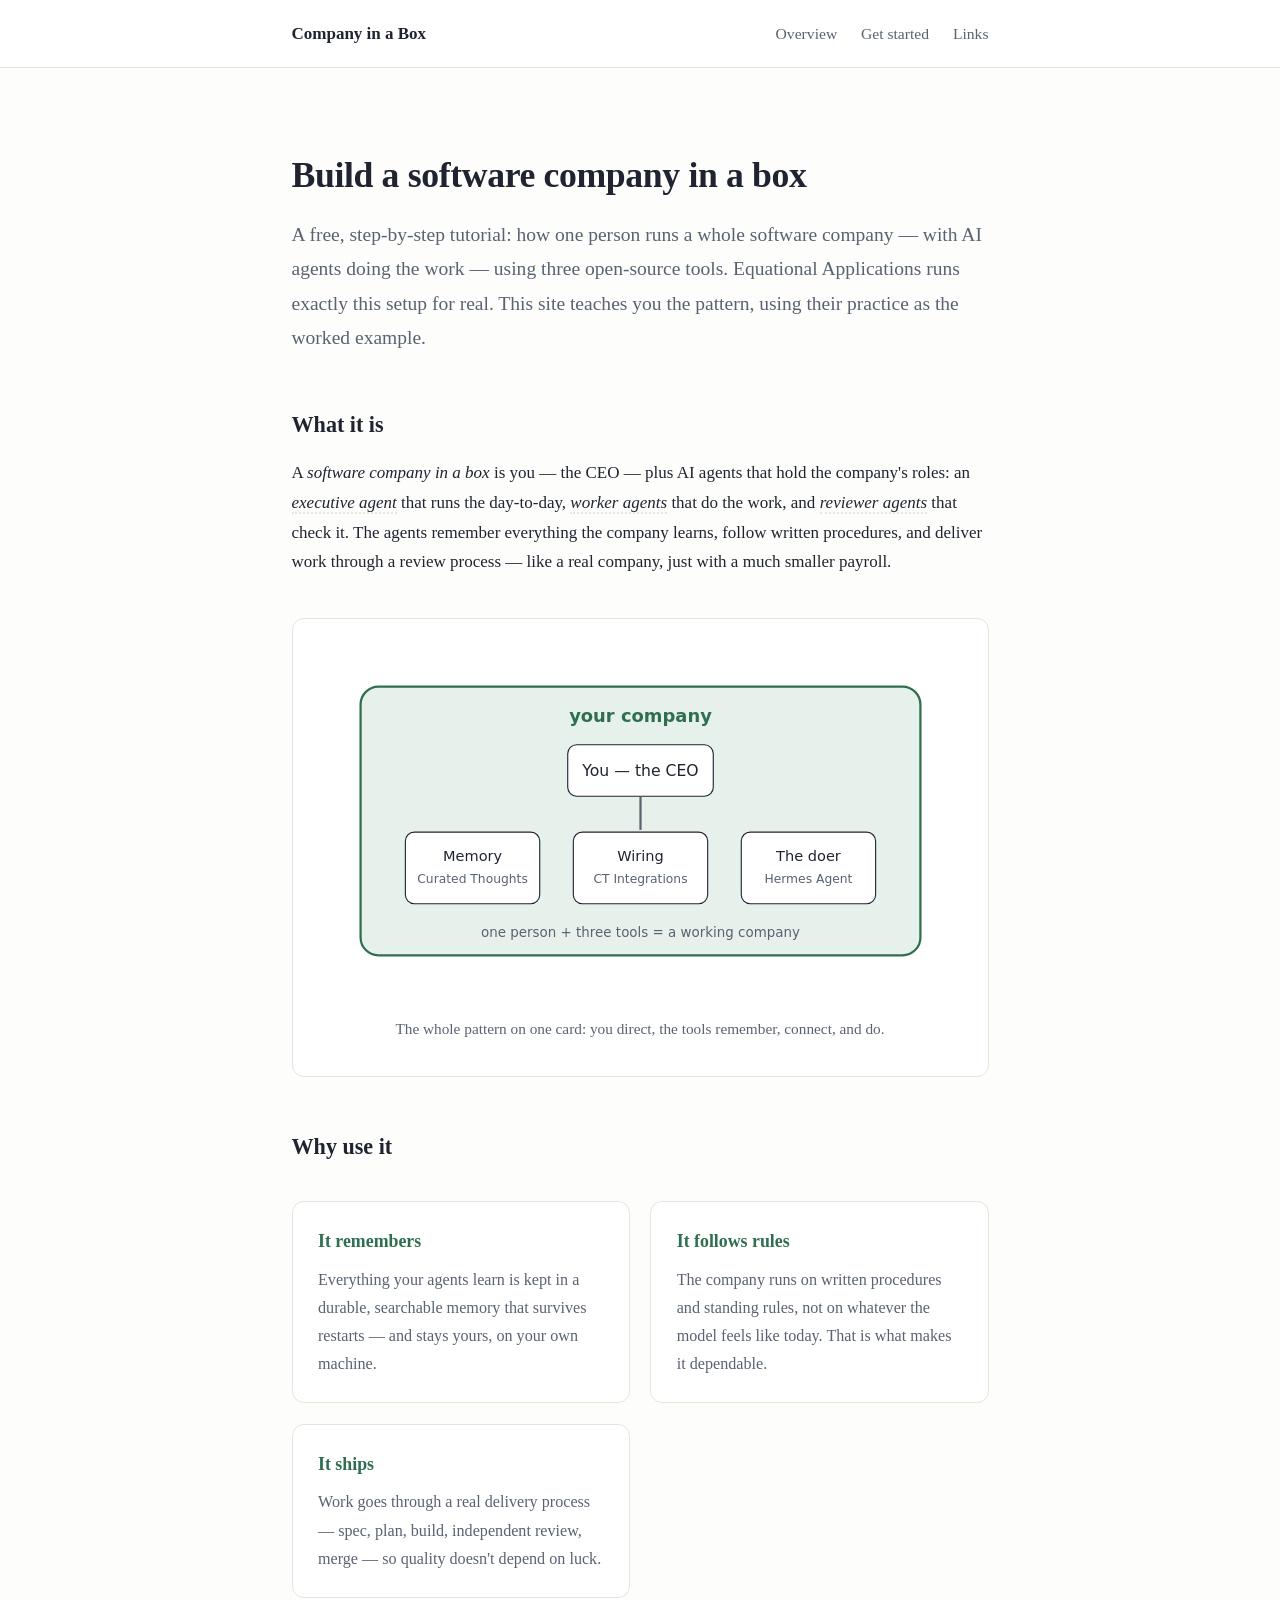
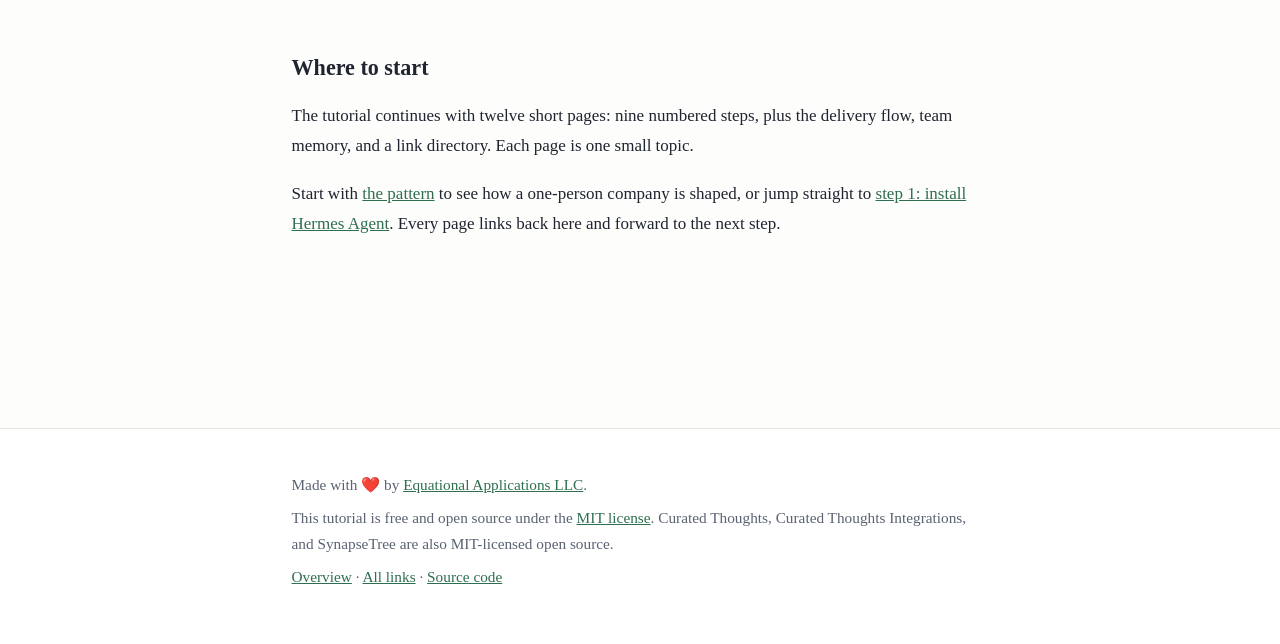
<file: site/index.html>
<!DOCTYPE html>
<html lang="en">
<head>
<meta charset="utf-8">
<meta name="viewport" content="width=device-width, initial-scale=1">
<meta name="msvalidate.01" content="9B4234C102820E0A07B8D9C5B0A06CC0">
<title>Company in a Box — build a one-person AI software company</title>
<link rel="stylesheet" href="css/style.css">
</head>
<body data-topic="1">

<header class="site-header">
  <div class="inner">
    <a class="brand" href="index.html">Company in a Box</a>
    <nav>
      <a href="index.html">Overview</a>
      <a href="setup-hermes.html">Get started</a>
      <a href="links.html">Links</a>
    </nav>
  </div>
</header>

<main>
  <h1>Build a software company in a box</h1>
  <p class="lead">A free, step-by-step tutorial: how one person runs a whole
  software company — with AI agents doing the work — using three open-source
  tools. Equational Applications runs exactly this setup for real. This site
  teaches you the pattern, using their practice as the worked example.</p>

  <h2>What it is</h2>
  <p>A <em>software company in a box</em> is you — the CEO — plus AI agents
  that hold the company's roles: an <span class="term">executive agent</span>
  that runs the day-to-day, <span class="term">worker agents</span> that do
  the work, and <span class="term">reviewer agents</span> that check it. The
  agents remember everything the company learns, follow written procedures,
  and deliver work through a review process — like a real company, just with
  a much smaller payroll.</p>

  <figure>
    <svg viewBox="0 0 560 300" role="img" aria-label="Diagram: you plus memory, wiring, and agent form a company">
      <rect x="30" y="30" width="500" height="240" rx="16" fill="#e7f1eb" stroke="#2f6f4f" stroke-width="2"/>
      <text x="280" y="62" text-anchor="middle" font-family="system-ui" font-size="16" fill="#2f6f4f" font-weight="bold">your company</text>
      <rect x="215" y="82" width="130" height="46" rx="8" fill="#ffffff" stroke="#1f2430"/>
      <text x="280" y="110" text-anchor="middle" font-family="system-ui" font-size="14" fill="#1f2430">You — the CEO</text>
      <line x1="280" y1="128" x2="280" y2="158" stroke="#5a6272" stroke-width="2"/>
      <rect x="70" y="160" width="120" height="64" rx="8" fill="#ffffff" stroke="#1f2430"/>
      <text x="130" y="186" text-anchor="middle" font-family="system-ui" font-size="13" fill="#1f2430">Memory</text>
      <text x="130" y="205" text-anchor="middle" font-family="system-ui" font-size="11" fill="#5a6272">Curated Thoughts</text>
      <rect x="220" y="160" width="120" height="64" rx="8" fill="#ffffff" stroke="#1f2430"/>
      <text x="280" y="186" text-anchor="middle" font-family="system-ui" font-size="13" fill="#1f2430">Wiring</text>
      <text x="280" y="205" text-anchor="middle" font-family="system-ui" font-size="11" fill="#5a6272">CT Integrations</text>
      <rect x="370" y="160" width="120" height="64" rx="8" fill="#ffffff" stroke="#1f2430"/>
      <text x="430" y="186" text-anchor="middle" font-family="system-ui" font-size="13" fill="#1f2430">The doer</text>
      <text x="430" y="205" text-anchor="middle" font-family="system-ui" font-size="11" fill="#5a6272">Hermes Agent</text>
      <text x="280" y="254" text-anchor="middle" font-family="system-ui" font-size="12" fill="#5a6272">one person + three tools = a working company</text>
    </svg>
    <figcaption>The whole pattern on one card: you direct, the tools remember,
    connect, and do.</figcaption>
  </figure>

  <h2>Why use it</h2>
  <div class="cards">
    <div class="card">
      <h2>It remembers</h2>
      <p>Everything your agents learn is kept in a durable, searchable memory
      that survives restarts — and stays yours, on your own machine.</p>
    </div>
    <div class="card">
      <h2>It follows rules</h2>
      <p>The company runs on written procedures and standing rules, not on
      whatever the model feels like today. That is what makes it dependable.</p>
    </div>
    <div class="card">
      <h2>It ships</h2>
      <p>Work goes through a real delivery process — spec, plan, build,
      independent review, merge — so quality doesn't depend on luck.</p>
    </div>
  </div>

  <h2>Where to start</h2>
  <p>The tutorial continues with twelve short pages: nine numbered steps,
  plus the delivery flow, team memory, and a link directory. Each page is
  one small topic.</p>
  <p>Start with <a href="the-pattern.html">the pattern</a> to see how a
  one-person company is shaped, or jump straight to
  <a href="setup-hermes.html">step 1: install Hermes Agent</a>. Every page
  links back here and forward to the next step.</p>
</main>

<footer class="site-footer">
  <div class="inner">
    <p>Made with ❤️ by <a href="https://equationalapplications.com">Equational Applications LLC</a>.</p>
    <p>This tutorial is free and open source under the <a href="https://github.com/equationalapplications/company-in-a-box-tutorial/blob/main/LICENSE">MIT license</a>. Curated Thoughts, Curated Thoughts Integrations, and SynapseTree are also MIT-licensed open source.</p>
    <p><a href="index.html">Overview</a> · <a href="links.html">All links</a> · <a href="https://github.com/equationalapplications/company-in-a-box-tutorial">Source code</a></p>
  </div>
</footer>

</body>
</html>
</file>
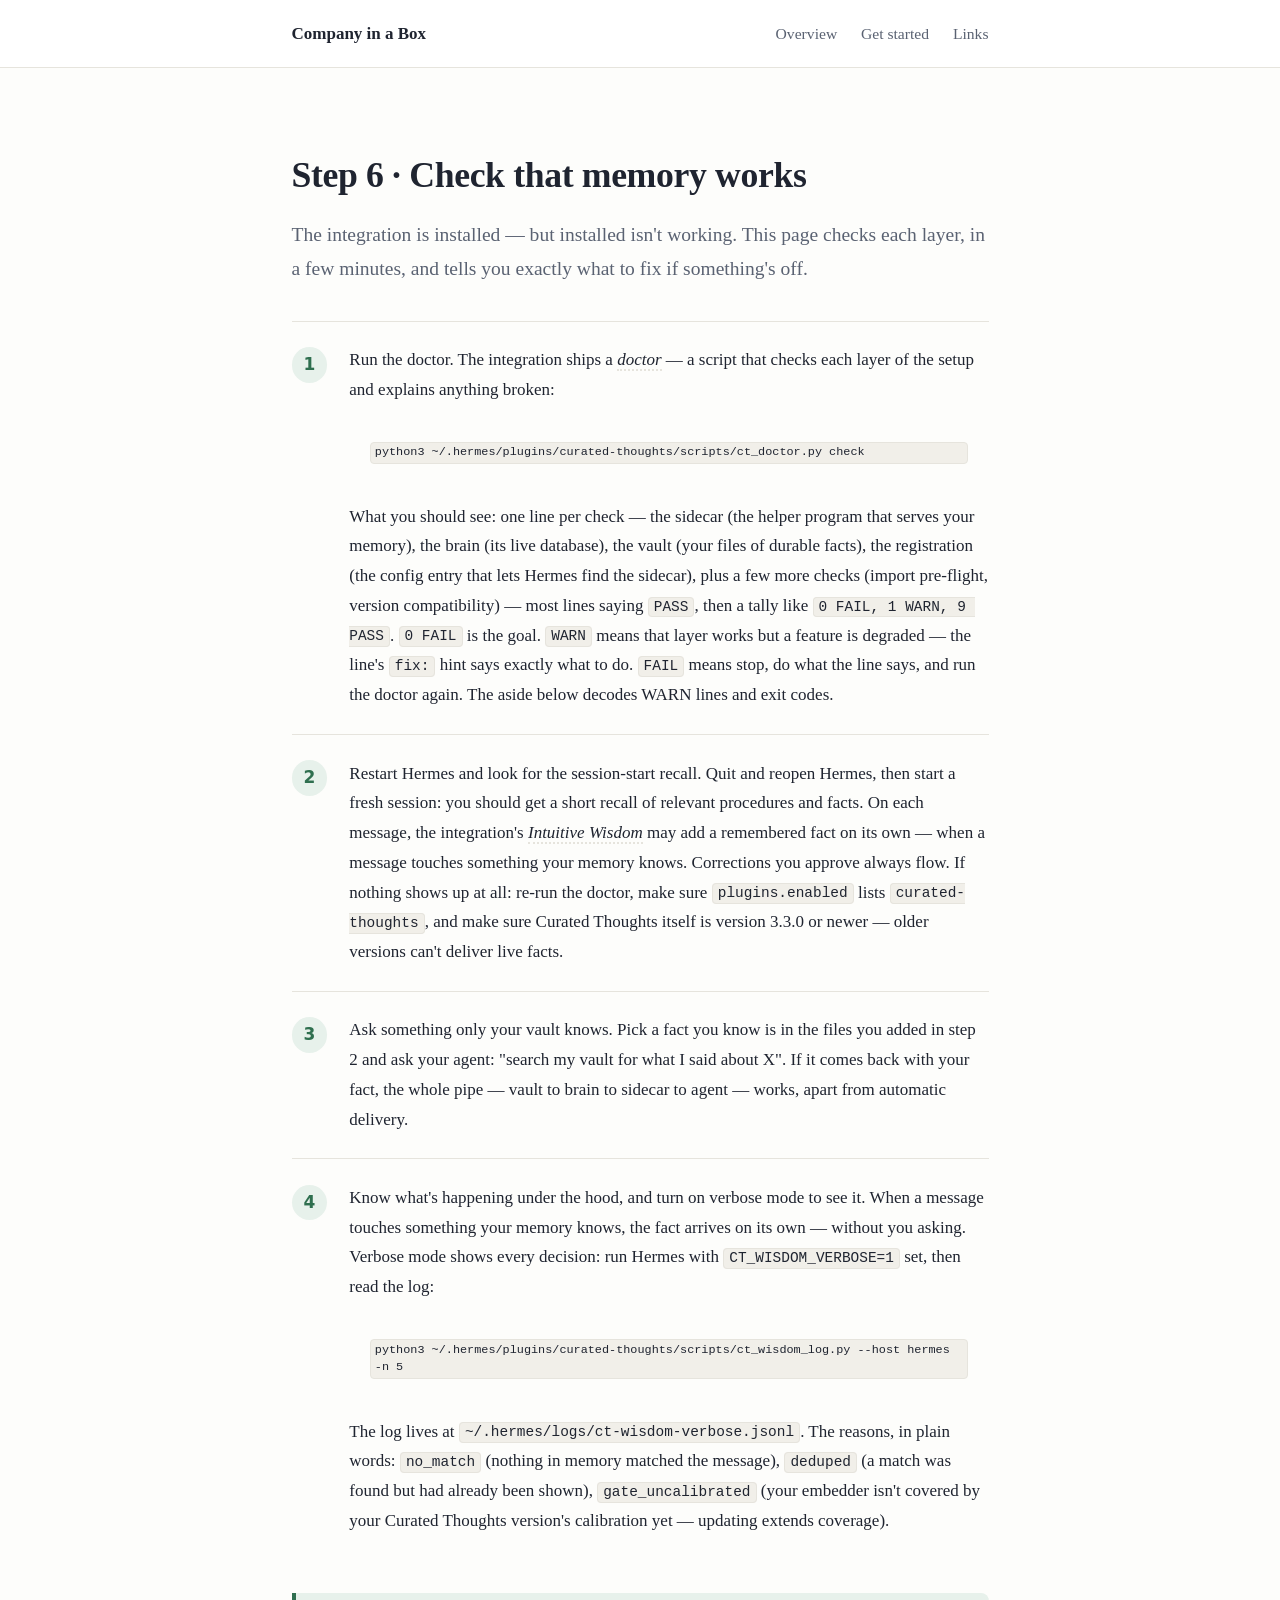
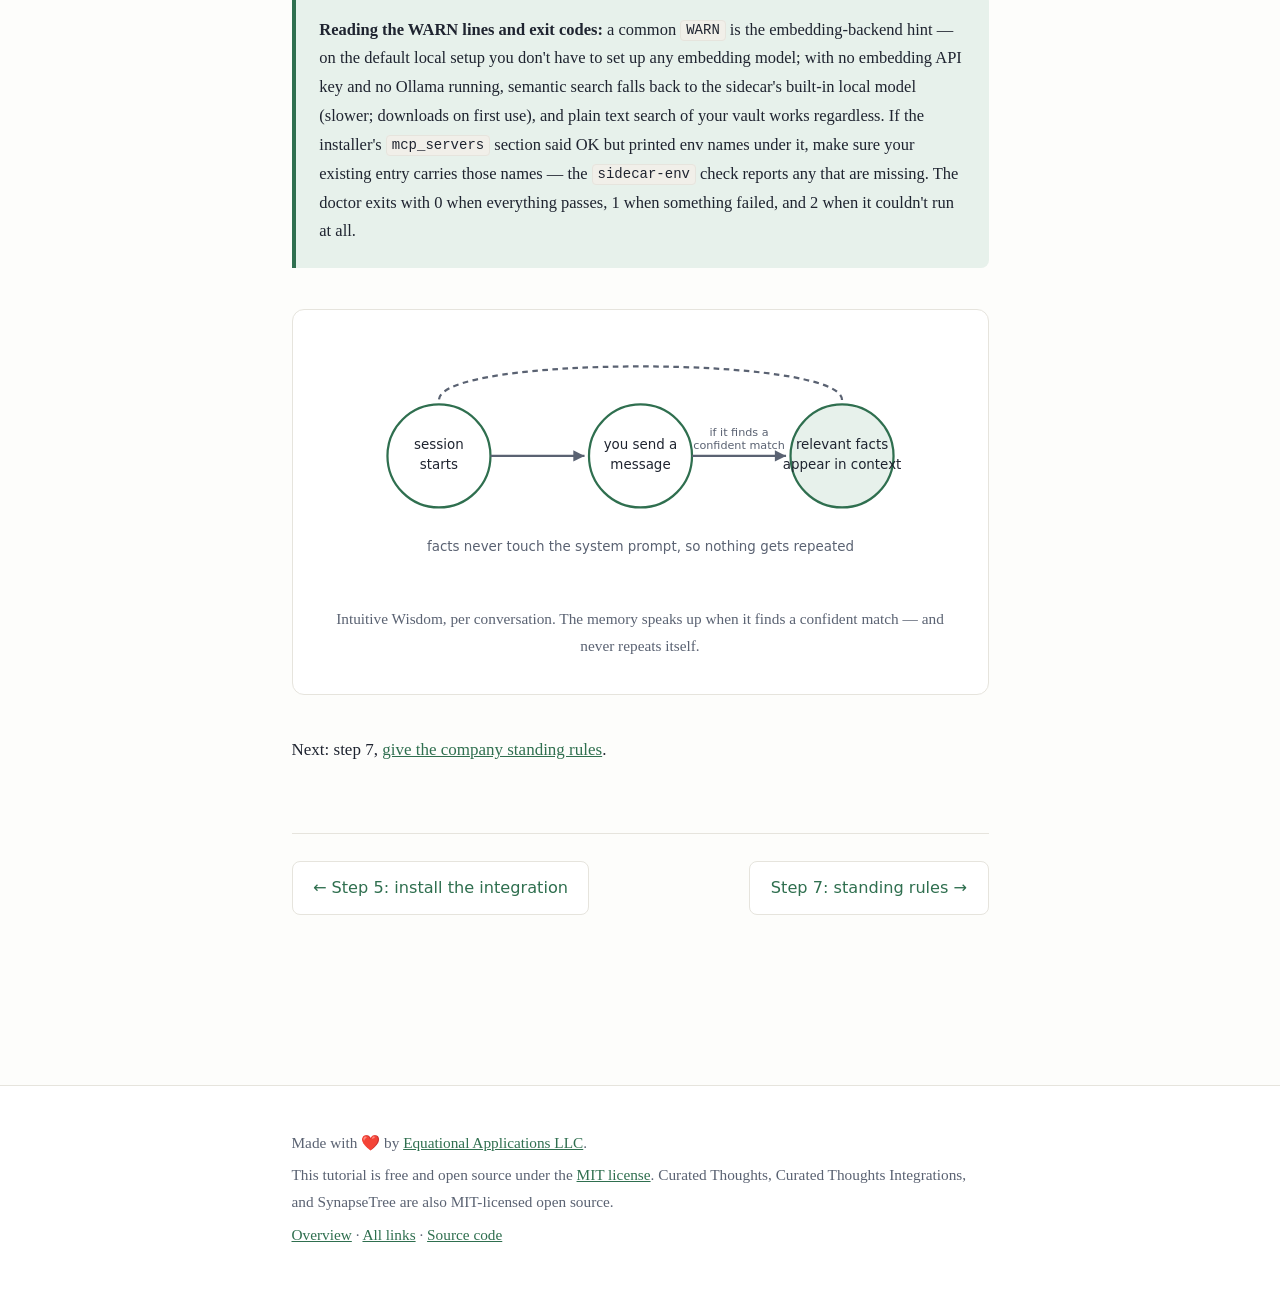
<file: site/check-it-works.html>
<!DOCTYPE html>
<html lang="en">
<head>
<meta charset="utf-8">
<meta name="viewport" content="width=device-width, initial-scale=1">
<title>Step 6: check that memory works — Company in a Box</title>
<link rel="stylesheet" href="css/style.css">
</head>
<body data-topic="9">

<header class="site-header">
  <div class="inner">
    <a class="brand" href="index.html">Company in a Box</a>
    <nav>
      <a href="index.html">Overview</a>
      <a href="setup-hermes.html">Get started</a>
      <a href="links.html">Links</a>
    </nav>
  </div>
</header>

<main>
  <h1>Step 6 · Check that memory works</h1>
  <p class="lead">The integration is installed — but installed isn't
  working. This page checks each layer, in a few minutes, and tells you
  exactly what to fix if something's off.</p>

  <ol class="steps">
    <li>Run the doctor. The integration ships a <span class="term">doctor</span>
    — a script that checks each layer of the setup and explains anything
    broken:<br>
    <pre><code>python3 ~/.hermes/plugins/curated-thoughts/scripts/ct_doctor.py check</code></pre>
    What you should see: one line per check — the sidecar (the helper
    program that serves your memory), the brain (its live database), the
    vault (your files of durable facts), the registration (the config
    entry that lets Hermes find the sidecar), plus a few more checks
    (import pre-flight, version compatibility) — most lines saying
    <code>PASS</code>, then a tally like <code>0 FAIL, 1 WARN, 9 PASS</code>.
    <code>0 FAIL</code> is the goal. <code>WARN</code> means that layer
    works but a feature is degraded — the line's <code>fix:</code> hint
    says exactly what to do. <code>FAIL</code> means stop, do what the
    line says, and run the doctor again. The aside below decodes WARN
    lines and exit codes.</li>
    <li>Restart Hermes and look for the session-start recall. Quit and
    reopen Hermes, then start a fresh session: you should get a short
    recall of relevant procedures and facts. On each message, the
    integration's <span class="term">Intuitive Wisdom</span> may add a
    remembered fact on its own — when a message touches something your
    memory knows. Corrections you approve always flow. If nothing shows
    up at all: re-run the doctor, make sure <code>plugins.enabled</code>
    lists <code>curated-thoughts</code>, and make sure Curated Thoughts
    itself is version 3.3.0 or newer — older versions can't deliver live
    facts.</li>
    <li>Ask something only your vault knows. Pick a fact you know is in
    the files you added in step 2 and ask your agent: "search my vault
    for what I said about X". If it comes back with your fact, the whole
    pipe — vault to brain to sidecar to agent — works, apart from
    automatic delivery.</li>
    <li>Know what's happening under the hood, and turn on verbose mode to
    see it. When a message touches something your memory knows, the fact
    arrives on its own — without you asking. Verbose mode shows every
    decision: run Hermes with <code>CT_WISDOM_VERBOSE=1</code> set, then
    read the log:<br>
    <pre><code>python3 ~/.hermes/plugins/curated-thoughts/scripts/ct_wisdom_log.py --host hermes -n 5</code></pre>
    The log lives at <code>~/.hermes/logs/ct-wisdom-verbose.jsonl</code>.
    The reasons, in plain words: <code>no_match</code> (nothing in memory
    matched the message), <code>deduped</code> (a match was found but had
    already been shown), <code>gate_uncalibrated</code> (your embedder
    isn't covered by your Curated Thoughts version's calibration yet —
    updating extends coverage).</li>
  </ol>

  <div class="aside">
    <p><strong>Reading the WARN lines and exit codes:</strong> a common
    <code>WARN</code> is the embedding-backend hint — on the default
    local setup you don't have to set up any embedding model; with no
    embedding API key and no Ollama running, semantic search falls back
    to the sidecar's built-in local model (slower; downloads on first
    use), and plain text search of your vault works regardless. If the
    installer's <code>mcp_servers</code> section said OK but printed env
    names under it, make sure your existing entry carries those names —
    the <code>sidecar-env</code> check reports any that are missing. The
    doctor exits with 0 when everything passes, 1 when something failed,
    and 2 when it couldn't run at all.</p>
  </div>

  <figure>
    <svg viewBox="0 0 560 210" role="img" aria-label="Plugin lifecycle: session start recalls context, each message pulls matching facts">
      <circle cx="100" cy="100" r="46" fill="#ffffff" stroke="#2f6f4f" stroke-width="2"/>
      <text x="100" y="94" text-anchor="middle" font-family="system-ui" font-size="12" fill="#1f2430">session</text>
      <text x="100" y="112" text-anchor="middle" font-family="system-ui" font-size="12" fill="#1f2430">starts</text>
      <circle cx="280" cy="100" r="46" fill="#ffffff" stroke="#2f6f4f" stroke-width="2"/>
      <text x="280" y="94" text-anchor="middle" font-family="system-ui" font-size="12" fill="#1f2430">you send a</text>
      <text x="280" y="112" text-anchor="middle" font-family="system-ui" font-size="12" fill="#1f2430">message</text>
      <circle cx="460" cy="100" r="46" fill="#e7f1eb" stroke="#2f6f4f" stroke-width="2"/>
      <text x="460" y="94" text-anchor="middle" font-family="system-ui" font-size="12" fill="#1f2430">relevant facts</text>
      <text x="460" y="112" text-anchor="middle" font-family="system-ui" font-size="12" fill="#1f2430">appear in context</text>
      <line x1="146" y1="100" x2="230" y2="100" stroke="#5a6272" stroke-width="2"/>
      <polygon points="230,100 220,95 220,105" fill="#5a6272"/>
      <line x1="326" y1="100" x2="410" y2="100" stroke="#5a6272" stroke-width="2"/>
      <polygon points="410,100 400,95 400,105" fill="#5a6272"/>
      <text x="368" y="82" text-anchor="middle" font-family="system-ui" font-size="10" fill="#5a6272">if it finds a</text>
      <text x="368" y="94" text-anchor="middle" font-family="system-ui" font-size="10" fill="#5a6272">confident match</text>
      <path d="M 460 50 C 460 10, 100 10, 100 50" fill="none" stroke="#5a6272" stroke-width="2" stroke-dasharray="5 4"/>
      <text x="280" y="185" text-anchor="middle" font-family="system-ui" font-size="12" fill="#5a6272">facts never touch the system prompt, so nothing gets repeated</text>
    </svg>
    <figcaption>Intuitive Wisdom, per conversation. The memory speaks up
    when it finds a confident match — and never repeats itself.</figcaption>
  </figure>

  <p>Next: step 7, <a href="procedures.html">give the company standing
  rules</a>.</p>

  <div class="pager">
    <a href="first-integration.html">← Step 5: install the integration</a>
    <span class="spacer"></span>
    <a href="procedures.html">Step 7: standing rules →</a>
  </div>
</main>

<footer class="site-footer">
  <div class="inner">
    <p>Made with ❤️ by <a href="https://equationalapplications.com">Equational Applications LLC</a>.</p>
    <p>This tutorial is free and open source under the <a href="https://github.com/equationalapplications/company-in-a-box-tutorial/blob/main/LICENSE">MIT license</a>. Curated Thoughts, Curated Thoughts Integrations, and SynapseTree are also MIT-licensed open source.</p>
    <p><a href="index.html">Overview</a> · <a href="links.html">All links</a> · <a href="https://github.com/equationalapplications/company-in-a-box-tutorial">Source code</a></p>
  </div>
</footer>

</body>
</html>
</file>
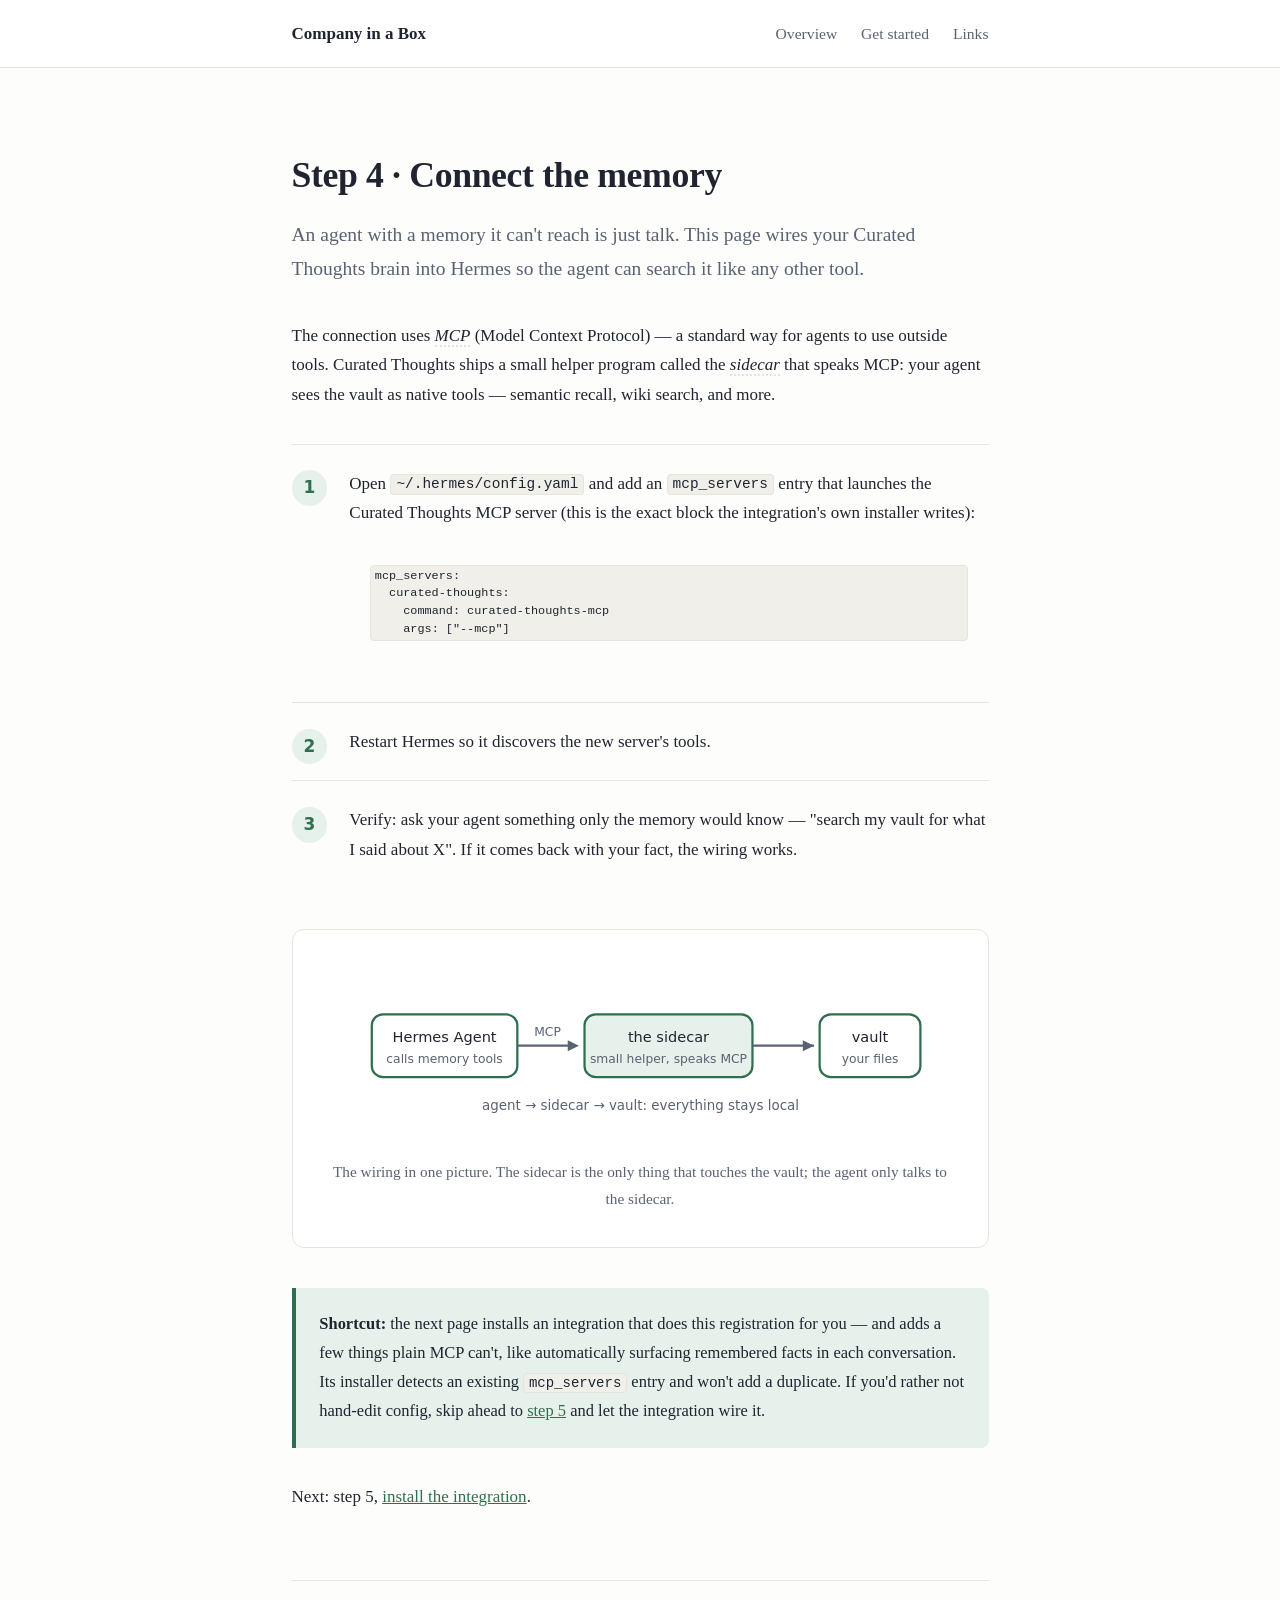
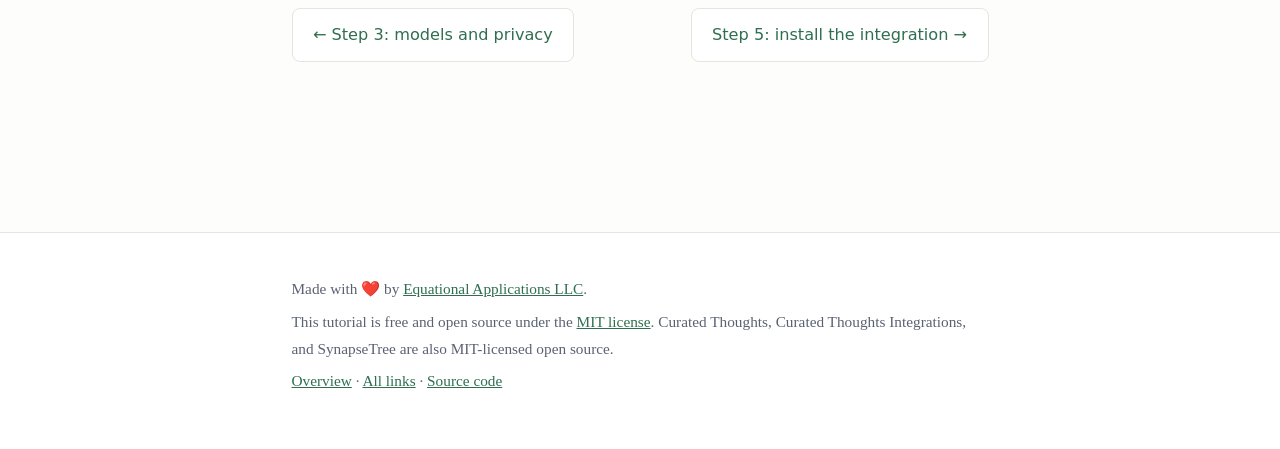
<file: site/connect-memory.html>
<!DOCTYPE html>
<html lang="en">
<head>
<meta charset="utf-8">
<meta name="viewport" content="width=device-width, initial-scale=1">
<title>Step 4: connect the memory — Company in a Box</title>
<link rel="stylesheet" href="css/style.css">
</head>
<body data-topic="7">

<header class="site-header">
  <div class="inner">
    <a class="brand" href="index.html">Company in a Box</a>
    <nav>
      <a href="index.html">Overview</a>
      <a href="setup-hermes.html">Get started</a>
      <a href="links.html">Links</a>
    </nav>
  </div>
</header>

<main>
  <h1>Step 4 · Connect the memory</h1>
  <p class="lead">An agent with a memory it can't reach is just talk. This
  page wires your Curated Thoughts brain into Hermes so the agent can search
  it like any other tool.</p>

  <p>The connection uses <span class="term">MCP</span> (Model Context
  Protocol) — a standard way for agents to use outside tools. Curated
  Thoughts ships a small helper program called the
  <span class="term">sidecar</span> that speaks MCP: your agent sees the
  vault as native tools — semantic recall, wiki search, and more.</p>

  <ol class="steps">
    <li>Open <code>~/.hermes/config.yaml</code> and add an
    <code>mcp_servers</code> entry that launches the Curated Thoughts MCP
    server (this is the exact block the integration's own installer writes):<br>
    <pre><code>mcp_servers:
  curated-thoughts:
    command: curated-thoughts-mcp
    args: ["--mcp"]</code></pre></li>
    <li>Restart Hermes so it discovers the new server's tools.</li>
    <li>Verify: ask your agent something only the memory would know —
    "search my vault for what I said about X". If it comes back with your
    fact, the wiring works.</li>
  </ol>

  <figure>
    <svg viewBox="0 0 560 150" role="img" aria-label="Agent talks to the sidecar over MCP, the sidecar reads the vault">
      <rect x="40" y="45" width="130" height="56" rx="10" fill="#ffffff" stroke="#2f6f4f" stroke-width="2"/>
      <text x="105" y="70" text-anchor="middle" font-family="system-ui" font-size="13" fill="#1f2430">Hermes Agent</text>
      <text x="105" y="88" text-anchor="middle" font-family="system-ui" font-size="11" fill="#5a6272">calls memory tools</text>
      <line x1="170" y1="73" x2="220" y2="73" stroke="#5a6272" stroke-width="2"/>
      <polygon points="225,73 215,68 215,78" fill="#5a6272"/>
      <text x="197" y="64" text-anchor="middle" font-family="system-ui" font-size="11" fill="#5a6272">MCP</text>
      <rect x="230" y="45" width="150" height="56" rx="10" fill="#e7f1eb" stroke="#2f6f4f" stroke-width="2"/>
      <text x="305" y="70" text-anchor="middle" font-family="system-ui" font-size="13" fill="#1f2430">the sidecar</text>
      <text x="305" y="88" text-anchor="middle" font-family="system-ui" font-size="11" fill="#5a6272">small helper, speaks MCP</text>
      <line x1="380" y1="73" x2="435" y2="73" stroke="#5a6272" stroke-width="2"/>
      <polygon points="435,73 425,68 425,78" fill="#5a6272"/>
      <rect x="440" y="45" width="90" height="56" rx="10" fill="#ffffff" stroke="#2f6f4f" stroke-width="2"/>
      <text x="485" y="70" text-anchor="middle" font-family="system-ui" font-size="13" fill="#1f2430">vault</text>
      <text x="485" y="88" text-anchor="middle" font-family="system-ui" font-size="11" fill="#5a6272">your files</text>
      <text x="280" y="130" text-anchor="middle" font-family="system-ui" font-size="12" fill="#5a6272">agent → sidecar → vault: everything stays local</text>
    </svg>
    <figcaption>The wiring in one picture. The sidecar is the only thing
    that touches the vault; the agent only talks to the sidecar.</figcaption>
  </figure>

  <div class="aside">
    <p><strong>Shortcut:</strong> the next page installs an integration that
    does this registration for you — and adds a few things plain MCP can't,
    like automatically surfacing remembered facts in each conversation. Its
    installer detects an existing <code>mcp_servers</code> entry and won't
    add a duplicate. If you'd rather not hand-edit config, skip ahead to
    <a href="first-integration.html">step 5</a> and let the integration wire
    it.</p>
  </div>

  <p>Next: step 5, <a href="first-integration.html">install the integration</a>.</p>

  <div class="pager">
    <a href="models-privacy.html">← Step 3: models and privacy</a>
    <span class="spacer"></span>
    <a href="first-integration.html">Step 5: install the integration →</a>
  </div>
</main>

<footer class="site-footer">
  <div class="inner">
    <p>Made with ❤️ by <a href="https://equationalapplications.com">Equational Applications LLC</a>.</p>
    <p>This tutorial is free and open source under the <a href="https://github.com/equationalapplications/company-in-a-box-tutorial/blob/main/LICENSE">MIT license</a>. Curated Thoughts, Curated Thoughts Integrations, and SynapseTree are also MIT-licensed open source.</p>
    <p><a href="index.html">Overview</a> · <a href="links.html">All links</a> · <a href="https://github.com/equationalapplications/company-in-a-box-tutorial">Source code</a></p>
  </div>
</footer>

</body>
</html>
</file>
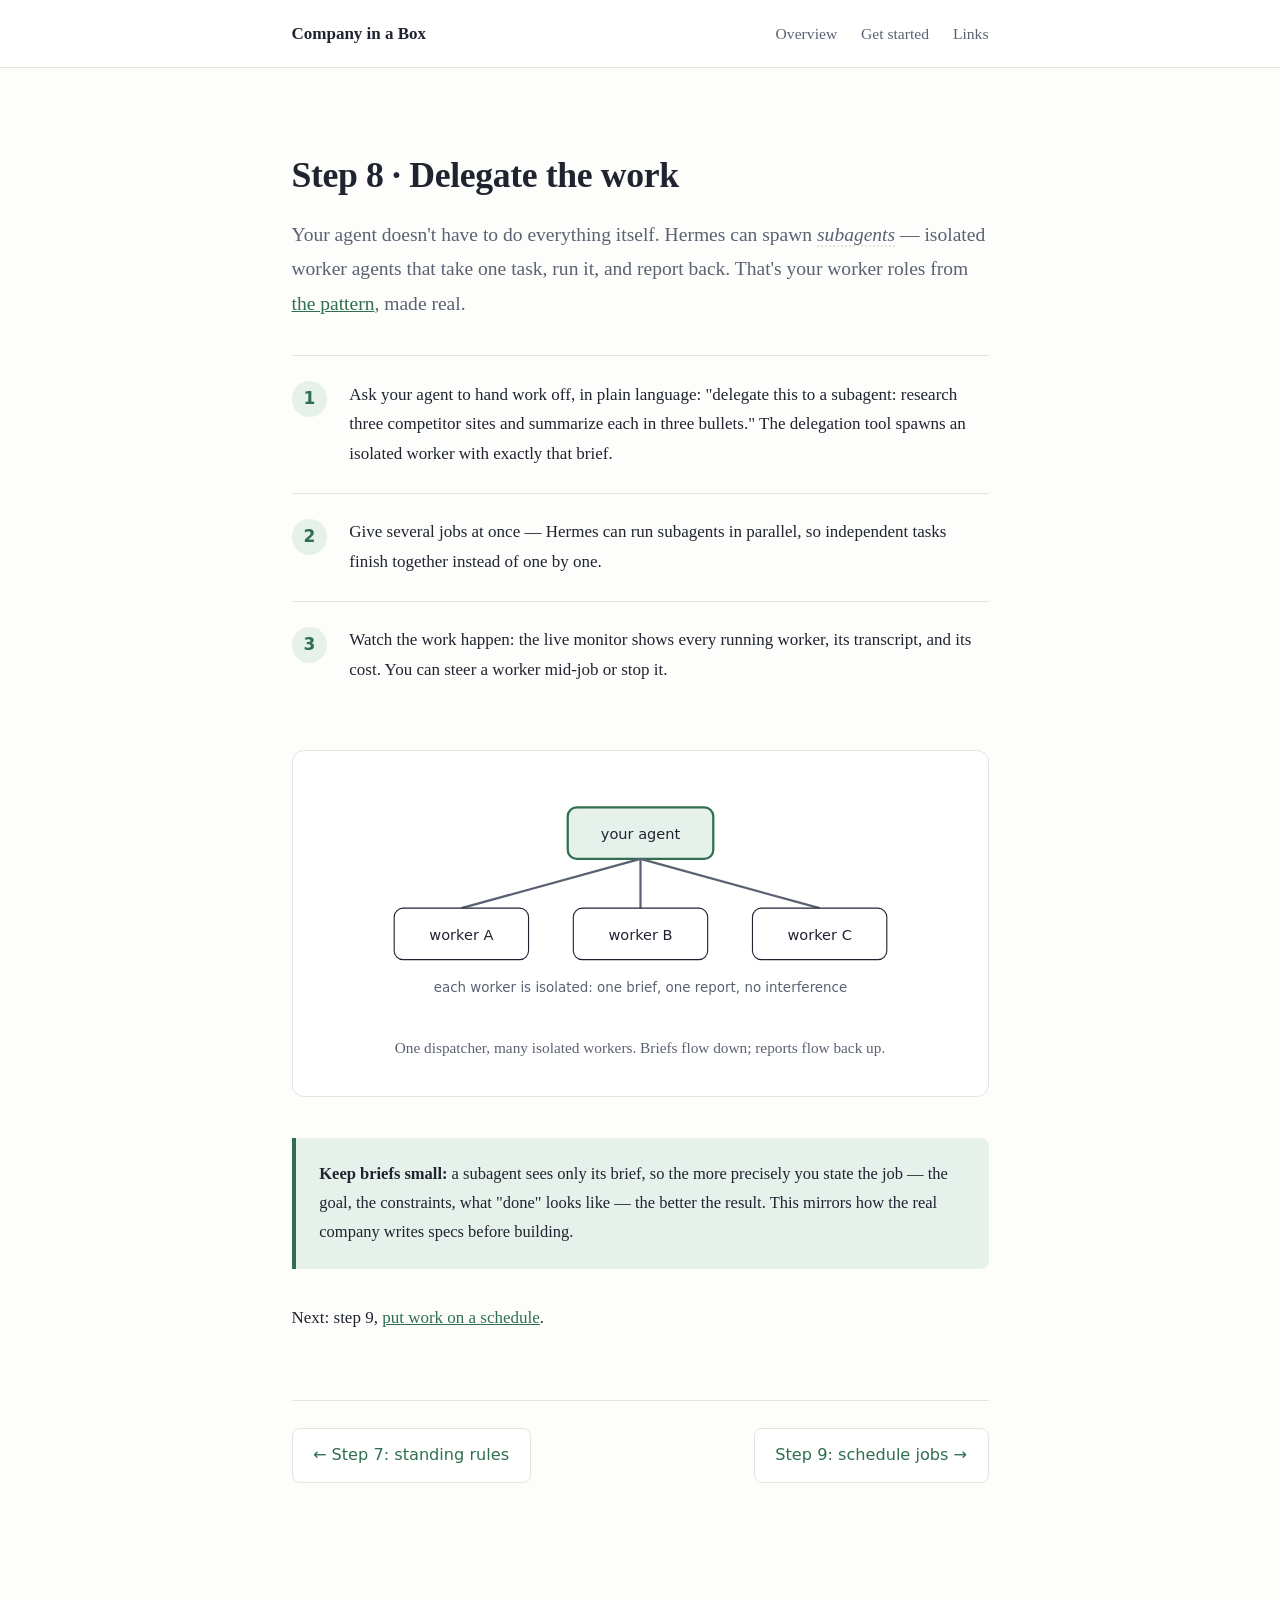
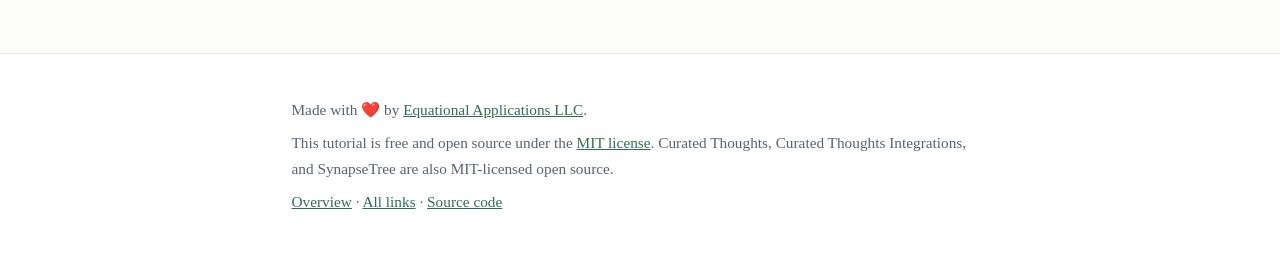
<file: site/delegate.html>
<!DOCTYPE html>
<html lang="en">
<head>
<meta charset="utf-8">
<meta name="viewport" content="width=device-width, initial-scale=1">
<title>Step 8: delegate work — Company in a Box</title>
<link rel="stylesheet" href="css/style.css">
</head>
<body data-topic="11">

<header class="site-header">
  <div class="inner">
    <a class="brand" href="index.html">Company in a Box</a>
    <nav>
      <a href="index.html">Overview</a>
      <a href="setup-hermes.html">Get started</a>
      <a href="links.html">Links</a>
    </nav>
  </div>
</header>

<main>
  <h1>Step 8 · Delegate the work</h1>
  <p class="lead">Your agent doesn't have to do everything itself. Hermes
  can spawn <span class="term">subagents</span> — isolated worker agents
  that take one task, run it, and report back. That's your worker roles from
  <a href="the-pattern.html">the pattern</a>, made real.</p>

  <ol class="steps">
    <li>Ask your agent to hand work off, in plain language: "delegate this to
    a subagent: research three competitor sites and summarize each in three
    bullets." The delegation tool spawns an isolated worker with exactly
    that brief.</li>
    <li>Give several jobs at once — Hermes can run subagents in parallel,
    so independent tasks finish together instead of one by one.</li>
    <li>Watch the work happen: the live monitor shows every running worker,
    its transcript, and its cost. You can steer a worker mid-job or stop
    it.</li>
  </ol>

  <figure>
    <svg viewBox="0 0 560 200" role="img" aria-label="Dispatch: the agent spawns isolated workers who report back">
      <rect x="215" y="20" width="130" height="46" rx="8" fill="#e7f1eb" stroke="#2f6f4f" stroke-width="2"/>
      <text x="280" y="48" text-anchor="middle" font-family="system-ui" font-size="13" fill="#1f2430">your agent</text>
      <line x1="280" y1="66" x2="120" y2="110" stroke="#5a6272" stroke-width="2"/>
      <line x1="280" y1="66" x2="280" y2="110" stroke="#5a6272" stroke-width="2"/>
      <line x1="280" y1="66" x2="440" y2="110" stroke="#5a6272" stroke-width="2"/>
      <rect x="60" y="110" width="120" height="46" rx="8" fill="#ffffff" stroke="#1f2430"/>
      <text x="120" y="138" text-anchor="middle" font-family="system-ui" font-size="13" fill="#1f2430">worker A</text>
      <rect x="220" y="110" width="120" height="46" rx="8" fill="#ffffff" stroke="#1f2430"/>
      <text x="280" y="138" text-anchor="middle" font-family="system-ui" font-size="13" fill="#1f2430">worker B</text>
      <rect x="380" y="110" width="120" height="46" rx="8" fill="#ffffff" stroke="#1f2430"/>
      <text x="440" y="138" text-anchor="middle" font-family="system-ui" font-size="13" fill="#1f2430">worker C</text>
      <text x="280" y="185" text-anchor="middle" font-family="system-ui" font-size="12" fill="#5a6272">each worker is isolated: one brief, one report, no interference</text>
    </svg>
    <figcaption>One dispatcher, many isolated workers. Briefs flow down;
    reports flow back up.</figcaption>
  </figure>

  <div class="aside">
    <p><strong>Keep briefs small:</strong> a subagent sees only its brief, so
    the more precisely you state the job — the goal, the constraints, what
    "done" looks like — the better the result. This mirrors how the real
    company writes specs before building.</p>
  </div>

  <p>Next: step 9, <a href="schedule.html">put work on a schedule</a>.</p>

  <div class="pager">
    <a href="procedures.html">← Step 7: standing rules</a>
    <span class="spacer"></span>
    <a href="schedule.html">Step 9: schedule jobs →</a>
  </div>
</main>

<footer class="site-footer">
  <div class="inner">
    <p>Made with ❤️ by <a href="https://equationalapplications.com">Equational Applications LLC</a>.</p>
    <p>This tutorial is free and open source under the <a href="https://github.com/equationalapplications/company-in-a-box-tutorial/blob/main/LICENSE">MIT license</a>. Curated Thoughts, Curated Thoughts Integrations, and SynapseTree are also MIT-licensed open source.</p>
    <p><a href="index.html">Overview</a> · <a href="links.html">All links</a> · <a href="https://github.com/equationalapplications/company-in-a-box-tutorial">Source code</a></p>
  </div>
</footer>

</body>
</html>
</file>
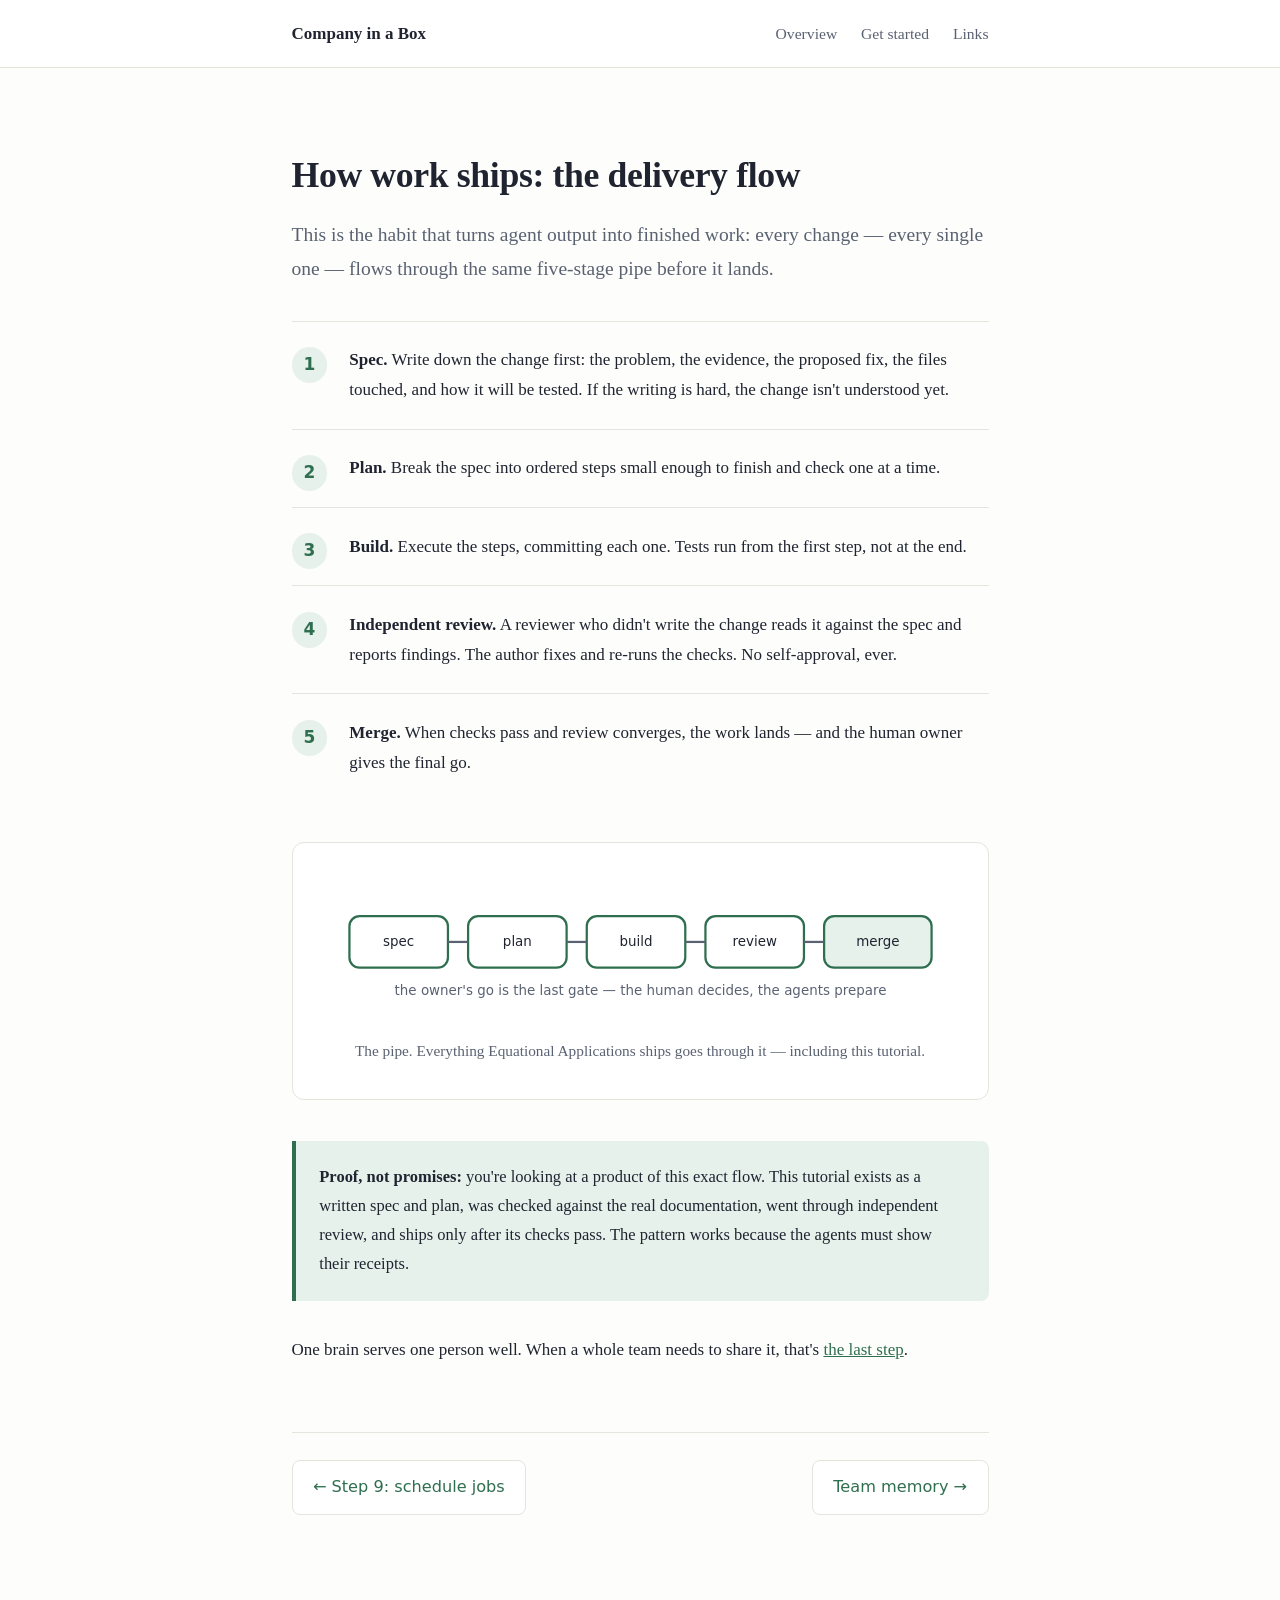
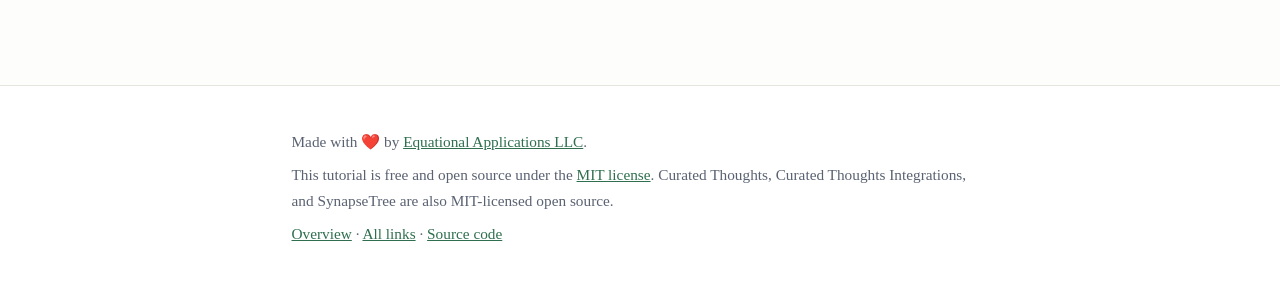
<file: site/delivery-flow.html>
<!DOCTYPE html>
<html lang="en">
<head>
<meta charset="utf-8">
<meta name="viewport" content="width=device-width, initial-scale=1">
<title>The delivery flow — Company in a Box</title>
<link rel="stylesheet" href="css/style.css">
</head>
<body data-topic="13">

<header class="site-header">
  <div class="inner">
    <a class="brand" href="index.html">Company in a Box</a>
    <nav>
      <a href="index.html">Overview</a>
      <a href="setup-hermes.html">Get started</a>
      <a href="links.html">Links</a>
    </nav>
  </div>
</header>

<main>
  <h1>How work ships: the delivery flow</h1>
  <p class="lead">This is the habit that turns agent output into finished
  work: every change — every single one — flows through the same five-stage
  pipe before it lands.</p>

  <ol class="steps">
    <li><strong>Spec.</strong> Write down the change first: the problem, the
    evidence, the proposed fix, the files touched, and how it will be
    tested. If the writing is hard, the change isn't understood yet.</li>
    <li><strong>Plan.</strong> Break the spec into ordered steps small
    enough to finish and check one at a time.</li>
    <li><strong>Build.</strong> Execute the steps, committing each one.
    Tests run from the first step, not at the end.</li>
    <li><strong>Independent review.</strong> A reviewer who didn't write the
    change reads it against the spec and reports findings. The author fixes
    and re-runs the checks. No self-approval, ever.</li>
    <li><strong>Merge.</strong> When checks pass and review converges, the
    work lands — and the human owner gives the final go.</li>
  </ol>

  <figure>
    <svg viewBox="0 0 560 120" role="img" aria-label="Delivery pipeline: spec, plan, build, review, merge">
      <g font-family="system-ui" font-size="12" fill="#1f2430">
        <rect x="20" y="35" width="88" height="46" rx="9" fill="#ffffff" stroke="#2f6f4f" stroke-width="2"/>
        <text x="64" y="62" text-anchor="middle">spec</text>
        <rect x="126" y="35" width="88" height="46" rx="9" fill="#ffffff" stroke="#2f6f4f" stroke-width="2"/>
        <text x="170" y="62" text-anchor="middle">plan</text>
        <rect x="232" y="35" width="88" height="46" rx="9" fill="#ffffff" stroke="#2f6f4f" stroke-width="2"/>
        <text x="276" y="62" text-anchor="middle">build</text>
        <rect x="338" y="35" width="88" height="46" rx="9" fill="#ffffff" stroke="#2f6f4f" stroke-width="2"/>
        <text x="382" y="62" text-anchor="middle">review</text>
        <rect x="444" y="35" width="96" height="46" rx="9" fill="#e7f1eb" stroke="#2f6f4f" stroke-width="2"/>
        <text x="492" y="62" text-anchor="middle">merge</text>
      </g>
      <g stroke="#5a6272" stroke-width="2">
        <line x1="108" y1="58" x2="126" y2="58"/><line x1="214" y1="58" x2="232" y2="58"/>
        <line x1="320" y1="58" x2="338" y2="58"/><line x1="426" y1="58" x2="444" y2="58"/>
      </g>
      <text x="280" y="105" text-anchor="middle" font-family="system-ui" font-size="12" fill="#5a6272">the owner's go is the last gate — the human decides, the agents prepare</text>
    </svg>
    <figcaption>The pipe. Everything Equational Applications ships goes
    through it — including this tutorial.</figcaption>
  </figure>

  <div class="aside">
    <p><strong>Proof, not promises:</strong> you're looking at a product of
    this exact flow. This tutorial exists as a written spec and plan, was
    checked against the real documentation, went through independent review,
    and ships only after its checks pass. The pattern works because the
    agents must show their receipts.</p>
  </div>

  <p>One brain serves one person well. When a whole team needs to share it,
  that's <a href="team-memory.html">the last step</a>.</p>

  <div class="pager">
    <a href="schedule.html">← Step 9: schedule jobs</a>
    <span class="spacer"></span>
    <a href="team-memory.html">Team memory →</a>
  </div>
</main>

<footer class="site-footer">
  <div class="inner">
    <p>Made with ❤️ by <a href="https://equationalapplications.com">Equational Applications LLC</a>.</p>
    <p>This tutorial is free and open source under the <a href="https://github.com/equationalapplications/company-in-a-box-tutorial/blob/main/LICENSE">MIT license</a>. Curated Thoughts, Curated Thoughts Integrations, and SynapseTree are also MIT-licensed open source.</p>
    <p><a href="index.html">Overview</a> · <a href="links.html">All links</a> · <a href="https://github.com/equationalapplications/company-in-a-box-tutorial">Source code</a></p>
  </div>
</footer>

</body>
</html>
</file>
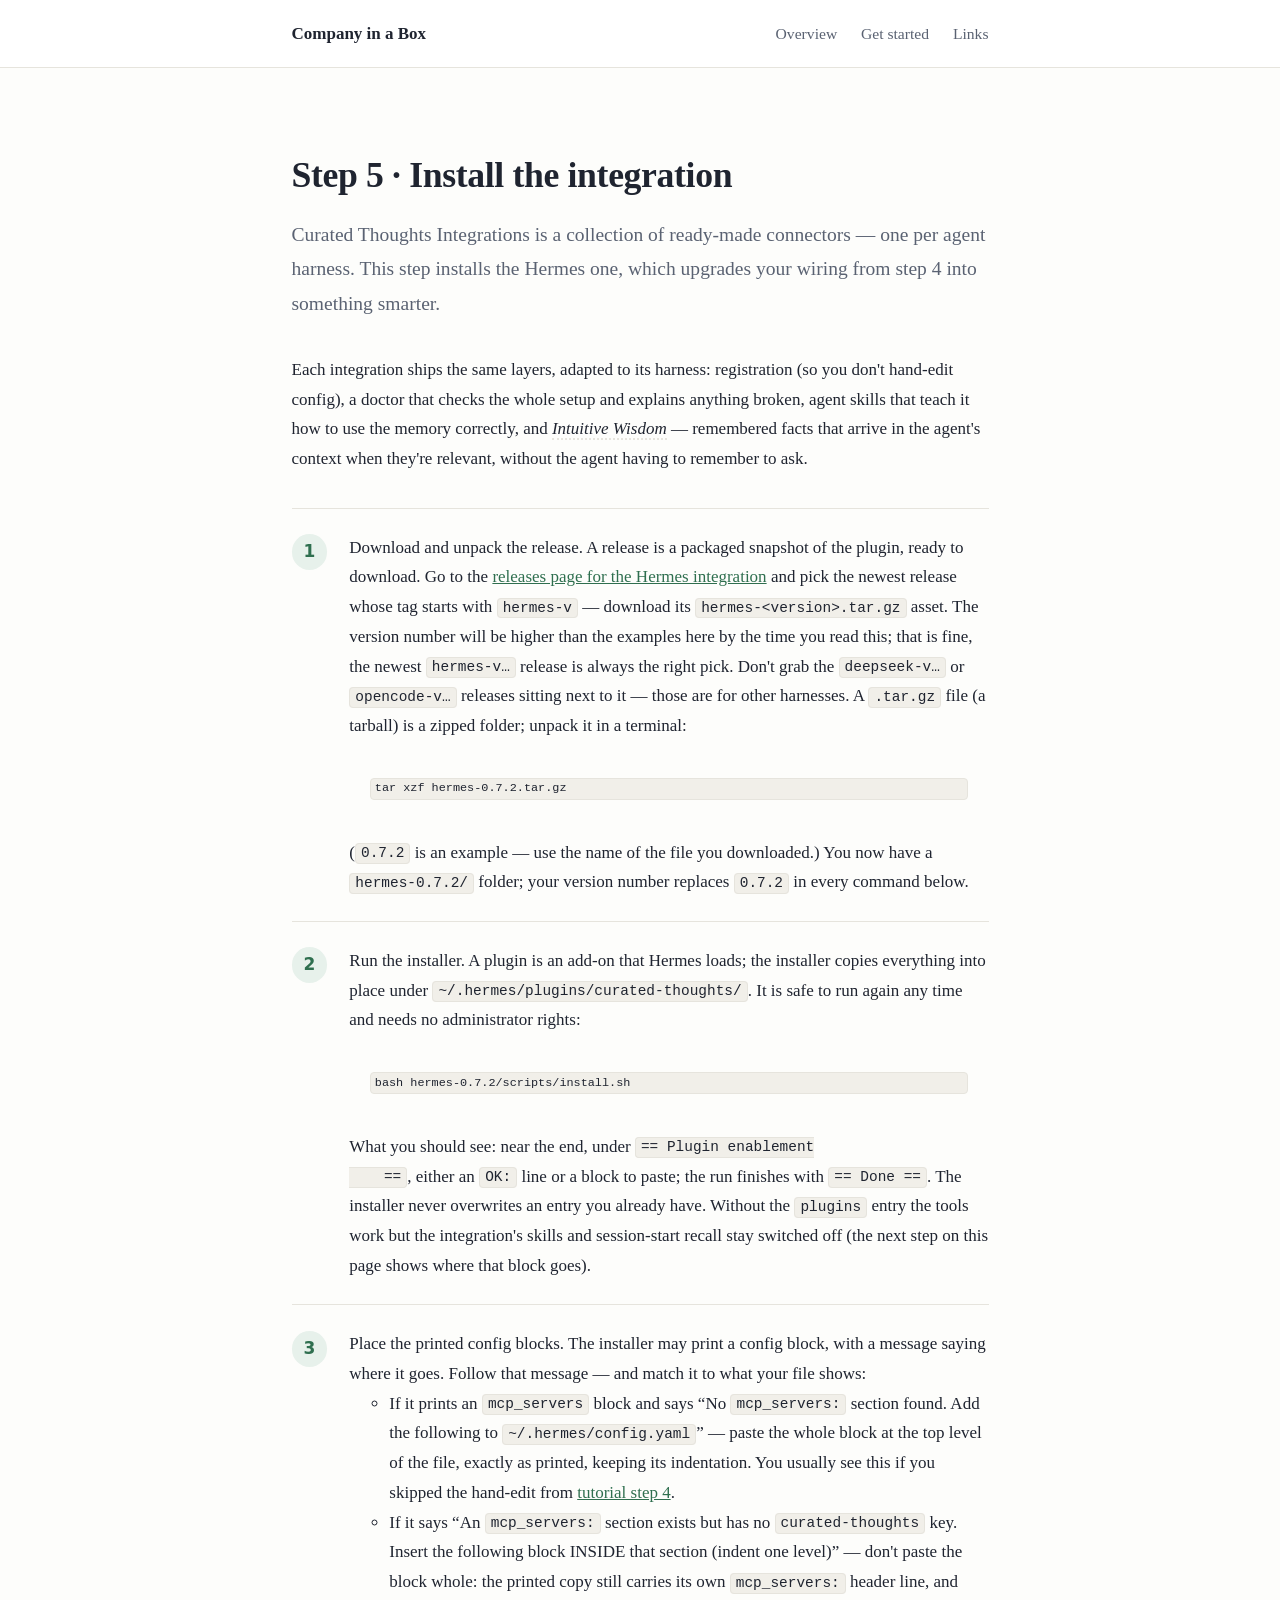
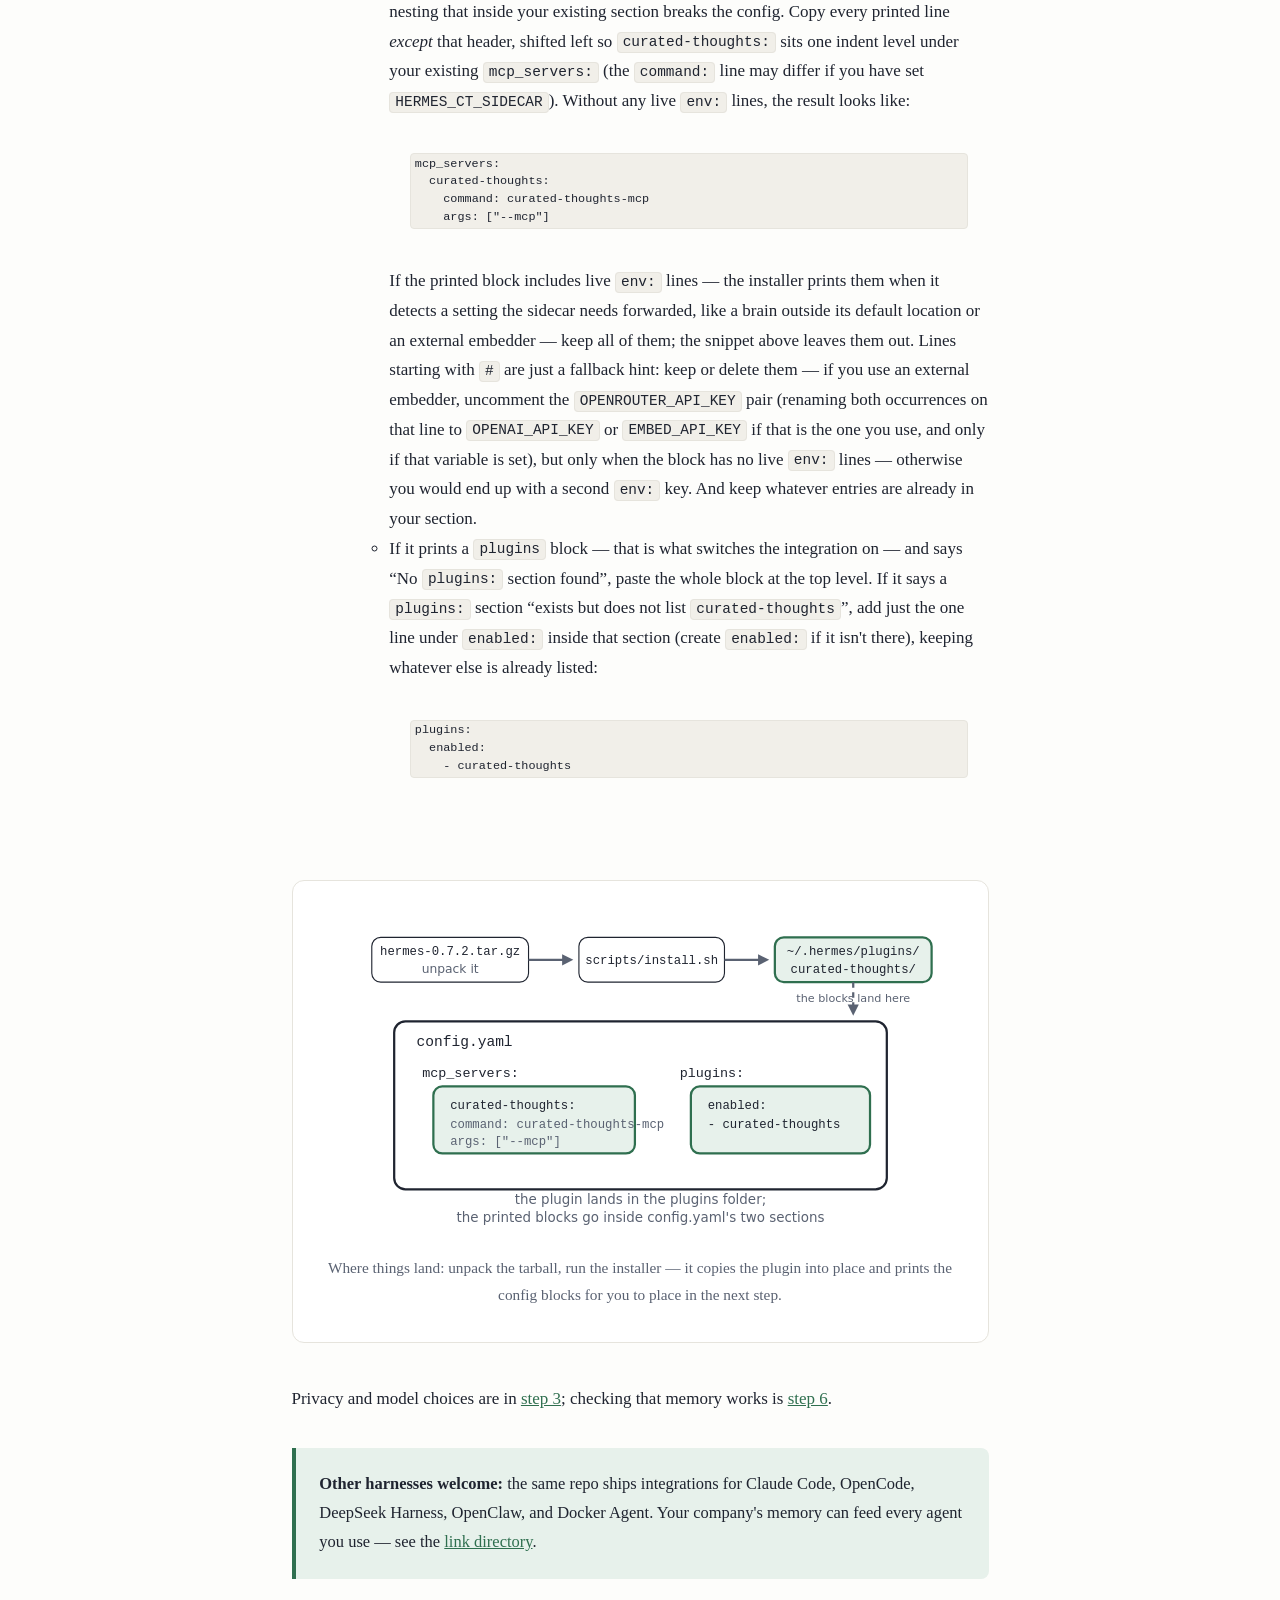
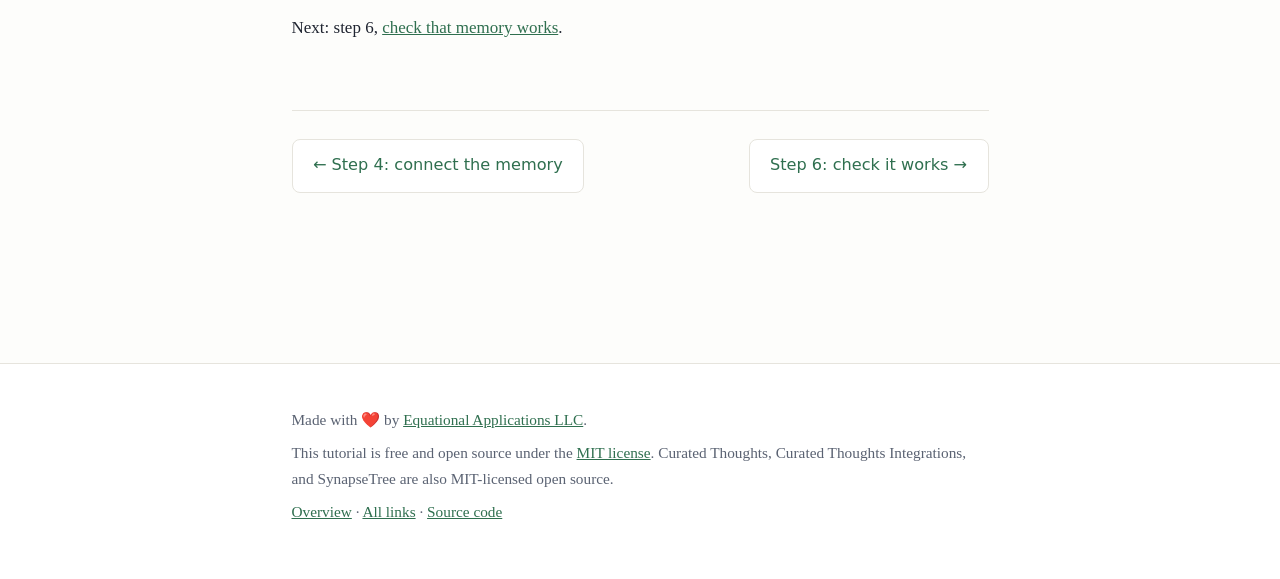
<file: site/first-integration.html>
<!DOCTYPE html>
<html lang="en">
<head>
<meta charset="utf-8">
<meta name="viewport" content="width=device-width, initial-scale=1">
<title>Step 5: install the integration — Company in a Box</title>
<link rel="stylesheet" href="css/style.css">
</head>
<body data-topic="8">

<header class="site-header">
  <div class="inner">
    <a class="brand" href="index.html">Company in a Box</a>
    <nav>
      <a href="index.html">Overview</a>
      <a href="setup-hermes.html">Get started</a>
      <a href="links.html">Links</a>
    </nav>
  </div>
</header>

<main>
  <h1>Step 5 · Install the integration</h1>
  <p class="lead">Curated Thoughts Integrations is a collection of
  ready-made connectors — one per agent harness. This step installs the
  Hermes one, which upgrades your wiring from step 4 into something smarter.</p>

  <p>Each integration ships the same layers, adapted to its harness:
  registration (so you don't hand-edit config), a doctor that checks the
  whole setup and explains anything broken, agent skills that teach it how to
  use the memory correctly, and <span class="term">Intuitive Wisdom</span> —
  remembered facts that arrive in the agent's context when they're relevant,
  without the agent having to remember to ask.</p>

  <ol class="steps">
    <li>Download and unpack the release. A release is a packaged snapshot
    of the plugin, ready to download. Go to the
    <a href="https://github.com/equationalapplications/curated-thoughts-integrations/releases?q=hermes">releases
    page for the Hermes integration</a> and pick the newest release whose
    tag starts with <code>hermes-v</code> — download its
    <code>hermes-&lt;version&gt;.tar.gz</code> asset. The version number
    will be higher than the examples here by the time you read this; that
    is fine, the newest <code>hermes-v…</code> release is always the right
    pick. Don't grab the <code>deepseek-v…</code> or <code>opencode-v…</code>
    releases sitting next to it — those are for other harnesses. A
    <code>.tar.gz</code> file (a tarball) is a zipped folder; unpack it in
    a terminal:<br>
    <pre><code>tar xzf hermes-0.7.2.tar.gz</code></pre>
    (<code>0.7.2</code> is an example — use the name of the file you
    downloaded.) You now have a <code>hermes-0.7.2/</code> folder; your
    version number replaces <code>0.7.2</code> in every command below.</li>
    <li>Run the installer. A plugin is an add-on that Hermes loads; the
    installer copies everything into place under
    <code>~/.hermes/plugins/curated-thoughts/</code>. It is safe to run
    again any time and needs no administrator rights:<br>
    <pre><code>bash hermes-0.7.2/scripts/install.sh</code></pre>
    What you should see: near the end, under <code>== Plugin enablement
    ==</code>, either an <code>OK:</code> line or a block to paste; the
    run finishes with <code>== Done ==</code>. The installer never
    overwrites an entry you already have. Without the
    <code>plugins</code> entry the tools work but the integration's
    skills and session-start recall stay switched off (the next step on
    this page shows where that block goes).</li>
    <li>Place the printed config blocks. The installer may print a
    config block, with a message saying where it goes. Follow that
    message — and match it to what your file shows:
    <ul>
      <li>If it prints an <code>mcp_servers</code> block and says “No
      <code>mcp_servers:</code> section found. Add the following to
      <code>~/.hermes/config.yaml</code>” — paste the whole block at the
      top level of the file, exactly as printed, keeping its indentation.
      You usually see this if you skipped the hand-edit from
      <a href="connect-memory.html">tutorial step 4</a>.</li>
      <li>If it says “An <code>mcp_servers:</code> section exists but has
      no <code>curated-thoughts</code> key. Insert the following block
      INSIDE that section (indent one level)” — don't paste the block
      whole: the printed copy still carries its own
      <code>mcp_servers:</code> header line, and nesting that inside your
      existing section breaks the config. Copy every printed line
      <em>except</em> that header, shifted left so
      <code>curated-thoughts:</code> sits one indent level under your
      existing <code>mcp_servers:</code> (the <code>command:</code> line
      may differ if you have set <code>HERMES_CT_SIDECAR</code>). Without
      any live <code>env:</code> lines, the result looks like:<br>
      <pre><code>mcp_servers:
  curated-thoughts:
    command: curated-thoughts-mcp
    args: ["--mcp"]</code></pre>
      If the printed block includes live <code>env:</code> lines — the
      installer prints them when it detects a setting the sidecar needs
      forwarded, like a brain outside its default location or an external
      embedder — keep all of them; the snippet above leaves them out.
      Lines starting with <code>#</code> are just a fallback hint: keep
      or delete them — if you use an external embedder, uncomment the
      <code>OPENROUTER_API_KEY</code> pair (renaming both occurrences on
      that line to <code>OPENAI_API_KEY</code> or
      <code>EMBED_API_KEY</code> if that is the one you use, and only if
      that variable is set), but only when the block has no live
      <code>env:</code> lines — otherwise you would end up with a second
      <code>env:</code> key. And keep whatever entries are already in
      your section.</li>
      <li>If it prints a <code>plugins</code> block — that is what
      switches the integration on — and says “No <code>plugins:</code>
      section found”, paste the whole block at the top level. If it says a
      <code>plugins:</code> section “exists but does not list
      <code>curated-thoughts</code>”, add just the one line under
      <code>enabled:</code> inside that section (create
      <code>enabled:</code> if it isn't there), keeping whatever else is
      already listed:<br>
      <pre><code>plugins:
  enabled:
    - curated-thoughts</code></pre></li>
    </ul></li>
  </ol>

  <figure>
    <svg viewBox="0 0 560 280" role="img" aria-label="The installer puts the plugin in the plugins folder and prints config blocks that go inside config.yaml's two sections">
      <rect x="40" y="20" width="140" height="40" rx="8" fill="#ffffff" stroke="#1f2430"/>
      <text x="110" y="36" text-anchor="middle" font-family="ui-monospace, Menlo, monospace" font-size="11" fill="#1f2430">hermes-0.7.2.tar.gz</text>
      <text x="110" y="52" text-anchor="middle" font-family="system-ui" font-size="11" fill="#5a6272">unpack it</text>
      <line x1="180" y1="40" x2="215" y2="40" stroke="#5a6272" stroke-width="2"/>
      <polygon points="220,40 210,35 210,45" fill="#5a6272"/>
      <rect x="225" y="20" width="130" height="40" rx="8" fill="#ffffff" stroke="#1f2430"/>
      <text x="290" y="44" text-anchor="middle" font-family="ui-monospace, Menlo, monospace" font-size="11" fill="#1f2430">scripts/install.sh</text>
      <line x1="355" y1="40" x2="390" y2="40" stroke="#5a6272" stroke-width="2"/>
      <polygon points="395,40 385,35 385,45" fill="#5a6272"/>
      <rect x="400" y="20" width="140" height="40" rx="8" fill="#e7f1eb" stroke="#2f6f4f" stroke-width="2"/>
      <text x="470" y="36" text-anchor="middle" font-family="ui-monospace, Menlo, monospace" font-size="11" fill="#1f2430">~/.hermes/plugins/</text>
      <text x="470" y="52" text-anchor="middle" font-family="ui-monospace, Menlo, monospace" font-size="11" fill="#1f2430">curated-thoughts/</text>
      <line x1="470" y1="60" x2="470" y2="85" stroke="#5a6272" stroke-width="2" stroke-dasharray="5 4"/>
      <polygon points="470,90 465,80 475,80" fill="#5a6272"/>
      <text x="470" y="78" text-anchor="middle" font-family="system-ui" font-size="10" fill="#5a6272">the blocks land here</text>
      <rect x="60" y="95" width="440" height="150" rx="10" fill="#ffffff" stroke="#1f2430" stroke-width="2"/>
      <text x="80" y="117" font-family="ui-monospace, Menlo, monospace" font-size="13" fill="#1f2430">config.yaml</text>
      <text x="85" y="145" font-family="ui-monospace, Menlo, monospace" font-size="12" fill="#1f2430">mcp_servers:</text>
      <rect x="95" y="153" width="180" height="60" rx="8" fill="#e7f1eb" stroke="#2f6f4f" stroke-width="2"/>
      <text x="110" y="173" font-family="ui-monospace, Menlo, monospace" font-size="11" fill="#1f2430">curated-thoughts:</text>
      <text x="110" y="190" font-family="ui-monospace, Menlo, monospace" font-size="11" fill="#5a6272">command: curated-thoughts-mcp</text>
      <text x="110" y="205" font-family="ui-monospace, Menlo, monospace" font-size="11" fill="#5a6272">args: ["--mcp"]</text>
      <text x="315" y="145" font-family="ui-monospace, Menlo, monospace" font-size="12" fill="#1f2430">plugins:</text>
      <rect x="325" y="153" width="160" height="60" rx="8" fill="#e7f1eb" stroke="#2f6f4f" stroke-width="2"/>
      <text x="340" y="173" font-family="ui-monospace, Menlo, monospace" font-size="11" fill="#1f2430">enabled:</text>
      <text x="340" y="190" font-family="ui-monospace, Menlo, monospace" font-size="11" fill="#1f2430">- curated-thoughts</text>
      <text x="280" y="258" text-anchor="middle" font-family="system-ui" font-size="12" fill="#5a6272">the plugin lands in the plugins folder;</text>
      <text x="280" y="274" text-anchor="middle" font-family="system-ui" font-size="12" fill="#5a6272">the printed blocks go inside config.yaml's two sections</text>
    </svg>
    <figcaption>Where things land: unpack the tarball, run the installer —
    it copies the plugin into place and prints the config blocks for you to
    place in the next step.</figcaption>
  </figure>

  <p>Privacy and model choices are in <a href="models-privacy.html">step
  3</a>; checking that memory works is <a href="check-it-works.html">step
  6</a>.</p>

  <div class="aside">
    <p><strong>Other harnesses welcome:</strong> the same repo ships
    integrations for Claude Code, OpenCode, DeepSeek Harness, OpenClaw, and
    Docker Agent. Your company's memory can feed every agent you use — see
    the <a href="links.html">link directory</a>.</p>
  </div>

  <p>Next: step 6, <a href="check-it-works.html">check that memory
  works</a>.</p>

  <div class="pager">
    <a href="connect-memory.html">← Step 4: connect the memory</a>
    <span class="spacer"></span>
    <a href="check-it-works.html">Step 6: check it works →</a>
  </div>
</main>

<footer class="site-footer">
  <div class="inner">
    <p>Made with ❤️ by <a href="https://equationalapplications.com">Equational Applications LLC</a>.</p>
    <p>This tutorial is free and open source under the <a href="https://github.com/equationalapplications/company-in-a-box-tutorial/blob/main/LICENSE">MIT license</a>. Curated Thoughts, Curated Thoughts Integrations, and SynapseTree are also MIT-licensed open source.</p>
    <p><a href="index.html">Overview</a> · <a href="links.html">All links</a> · <a href="https://github.com/equationalapplications/company-in-a-box-tutorial">Source code</a></p>
  </div>
</footer>

</body>
</html>
</file>
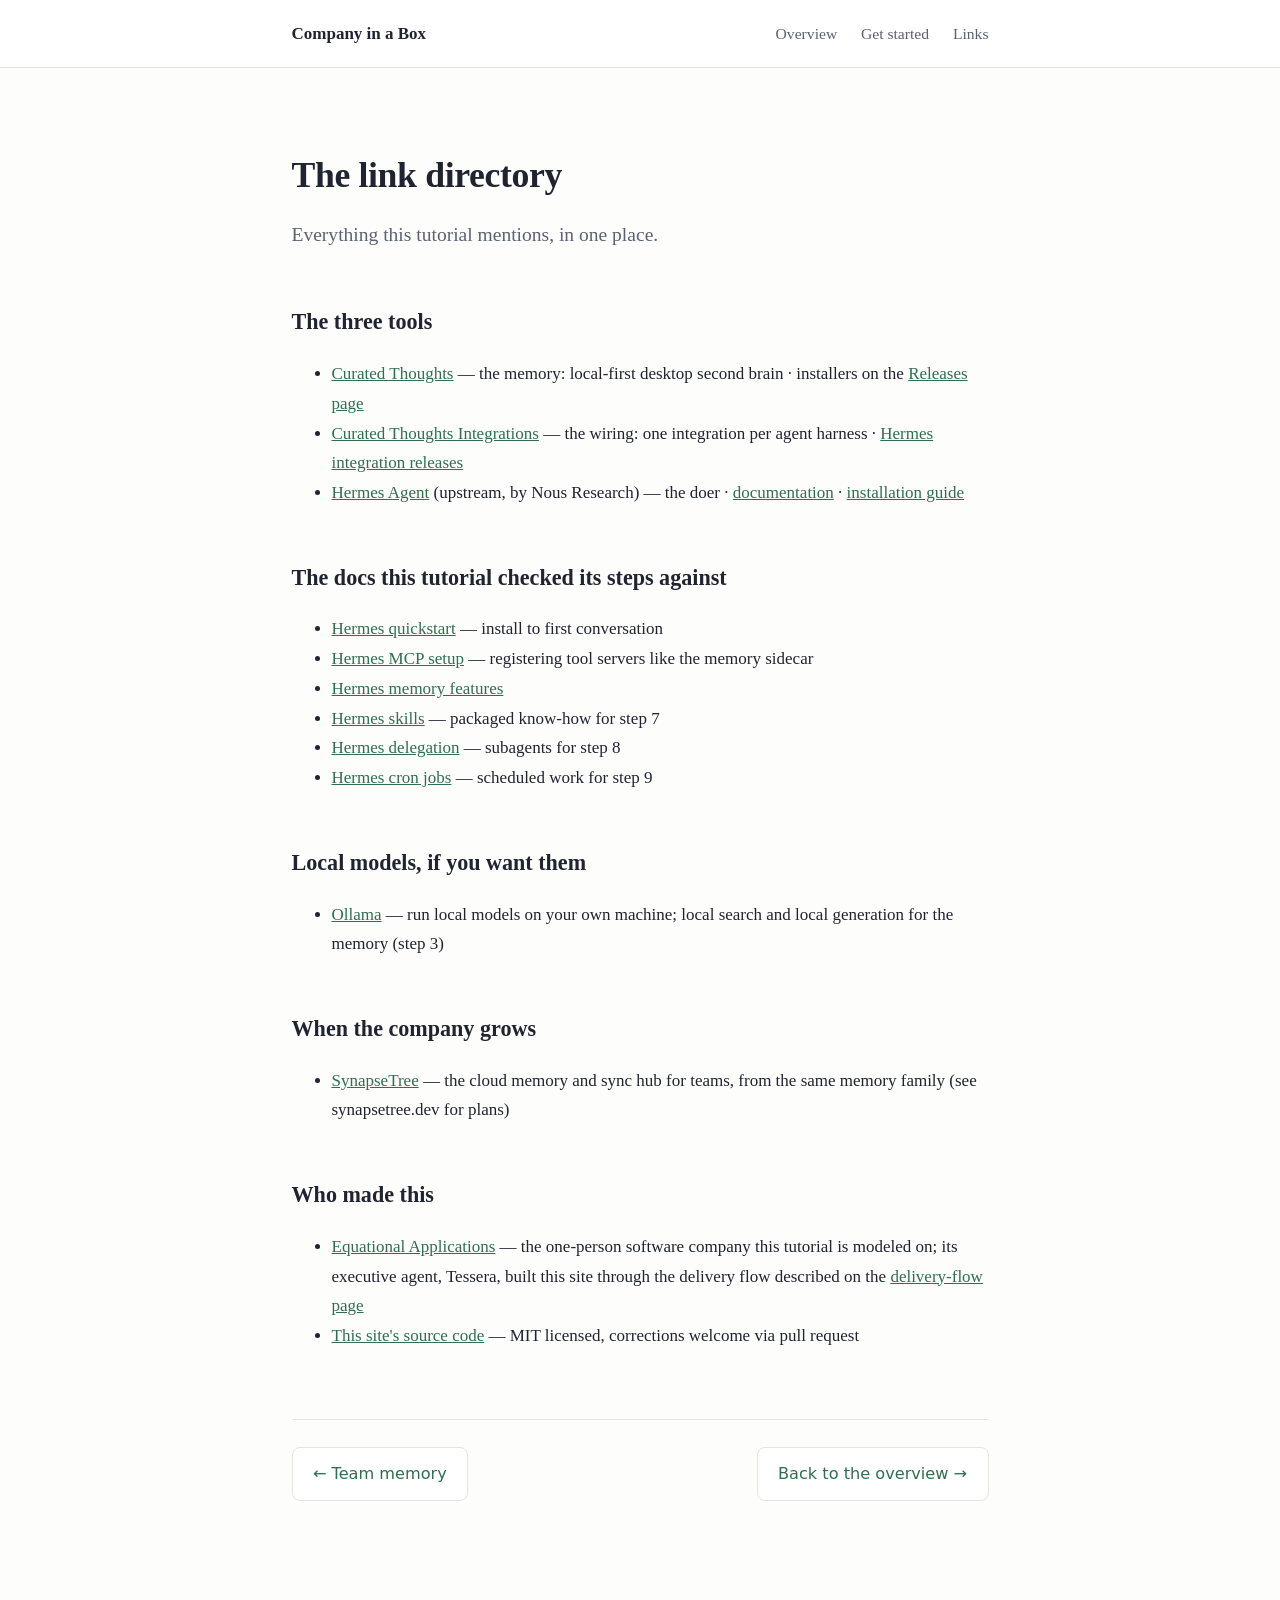
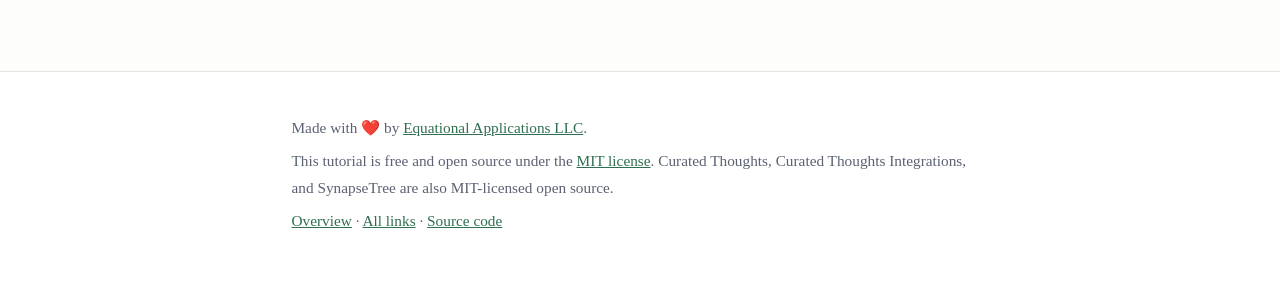
<file: site/links.html>
<!DOCTYPE html>
<html lang="en">
<head>
<meta charset="utf-8">
<meta name="viewport" content="width=device-width, initial-scale=1">
<title>All links — Company in a Box</title>
<link rel="stylesheet" href="css/style.css">
</head>
<body data-topic="15">

<header class="site-header">
  <div class="inner">
    <a class="brand" href="index.html">Company in a Box</a>
    <nav>
      <a href="index.html">Overview</a>
      <a href="setup-hermes.html">Get started</a>
      <a href="links.html">Links</a>
    </nav>
  </div>
</header>

<main>
  <h1>The link directory</h1>
  <p class="lead">Everything this tutorial mentions, in one place.</p>

  <h2>The three tools</h2>
  <ul>
    <li><a href="https://github.com/equationalapplications/curated-thoughts">Curated Thoughts</a> — the memory: local-first desktop second brain · installers on the <a href="https://github.com/equationalapplications/curated-thoughts/releases">Releases page</a></li>
    <li><a href="https://github.com/equationalapplications/curated-thoughts-integrations">Curated Thoughts Integrations</a> — the wiring: one integration per agent harness · <a href="https://github.com/equationalapplications/curated-thoughts-integrations/releases?q=hermes">Hermes integration releases</a></li>
    <li><a href="https://github.com/NousResearch/hermes-agent">Hermes Agent</a> (upstream, by Nous Research) — the doer · <a href="https://hermes-agent.nousresearch.com/docs">documentation</a> · <a href="https://hermes-agent.nousresearch.com/docs/getting-started/installation">installation guide</a></li>
  </ul>

  <h2>The docs this tutorial checked its steps against</h2>
  <ul>
    <li><a href="https://hermes-agent.nousresearch.com/docs/getting-started/quickstart">Hermes quickstart</a> — install to first conversation</li>
    <li><a href="https://hermes-agent.nousresearch.com/docs/user-guide/features/mcp">Hermes MCP setup</a> — registering tool servers like the memory sidecar</li>
    <li><a href="https://hermes-agent.nousresearch.com/docs/user-guide/features/memory">Hermes memory features</a></li>
    <li><a href="https://hermes-agent.nousresearch.com/docs/user-guide/features/skills">Hermes skills</a> — packaged know-how for step 7</li>
    <li><a href="https://hermes-agent.nousresearch.com/docs/user-guide/features/delegation">Hermes delegation</a> — subagents for step 8</li>
    <li><a href="https://hermes-agent.nousresearch.com/docs/user-guide/features/cron">Hermes cron jobs</a> — scheduled work for step 9</li>
  </ul>

  <h2>Local models, if you want them</h2>
  <ul>
    <li><a href="https://ollama.com/download">Ollama</a> — run local models on your own machine; local search and local generation for the memory (step 3)</li>
  </ul>

  <h2>When the company grows</h2>
  <ul>
    <li><a href="https://synapsetree.dev">SynapseTree</a> — the cloud memory and sync hub for teams, from the same memory family (see synapsetree.dev for plans)</li>
  </ul>

  <h2>Who made this</h2>
  <ul>
    <li><a href="https://equationalapplications.com">Equational Applications</a> — the one-person software company this tutorial is modeled on; its executive agent, Tessera, built this site through the delivery flow described on the <a href="delivery-flow.html">delivery-flow page</a></li>
    <li><a href="https://github.com/equationalapplications/company-in-a-box-tutorial">This site's source code</a> — MIT licensed, corrections welcome via pull request</li>
  </ul>

  <div class="pager">
    <a href="team-memory.html">← Team memory</a>
    <span class="spacer"></span>
    <a href="index.html">Back to the overview →</a>
  </div>
</main>

<footer class="site-footer">
  <div class="inner">
    <p>Made with ❤️ by <a href="https://equationalapplications.com">Equational Applications LLC</a>.</p>
    <p>This tutorial is free and open source under the <a href="https://github.com/equationalapplications/company-in-a-box-tutorial/blob/main/LICENSE">MIT license</a>. Curated Thoughts, Curated Thoughts Integrations, and SynapseTree are also MIT-licensed open source.</p>
    <p><a href="index.html">Overview</a> · <a href="links.html">All links</a> · <a href="https://github.com/equationalapplications/company-in-a-box-tutorial">Source code</a></p>
  </div>
</footer>

</body>
</html>
</file>
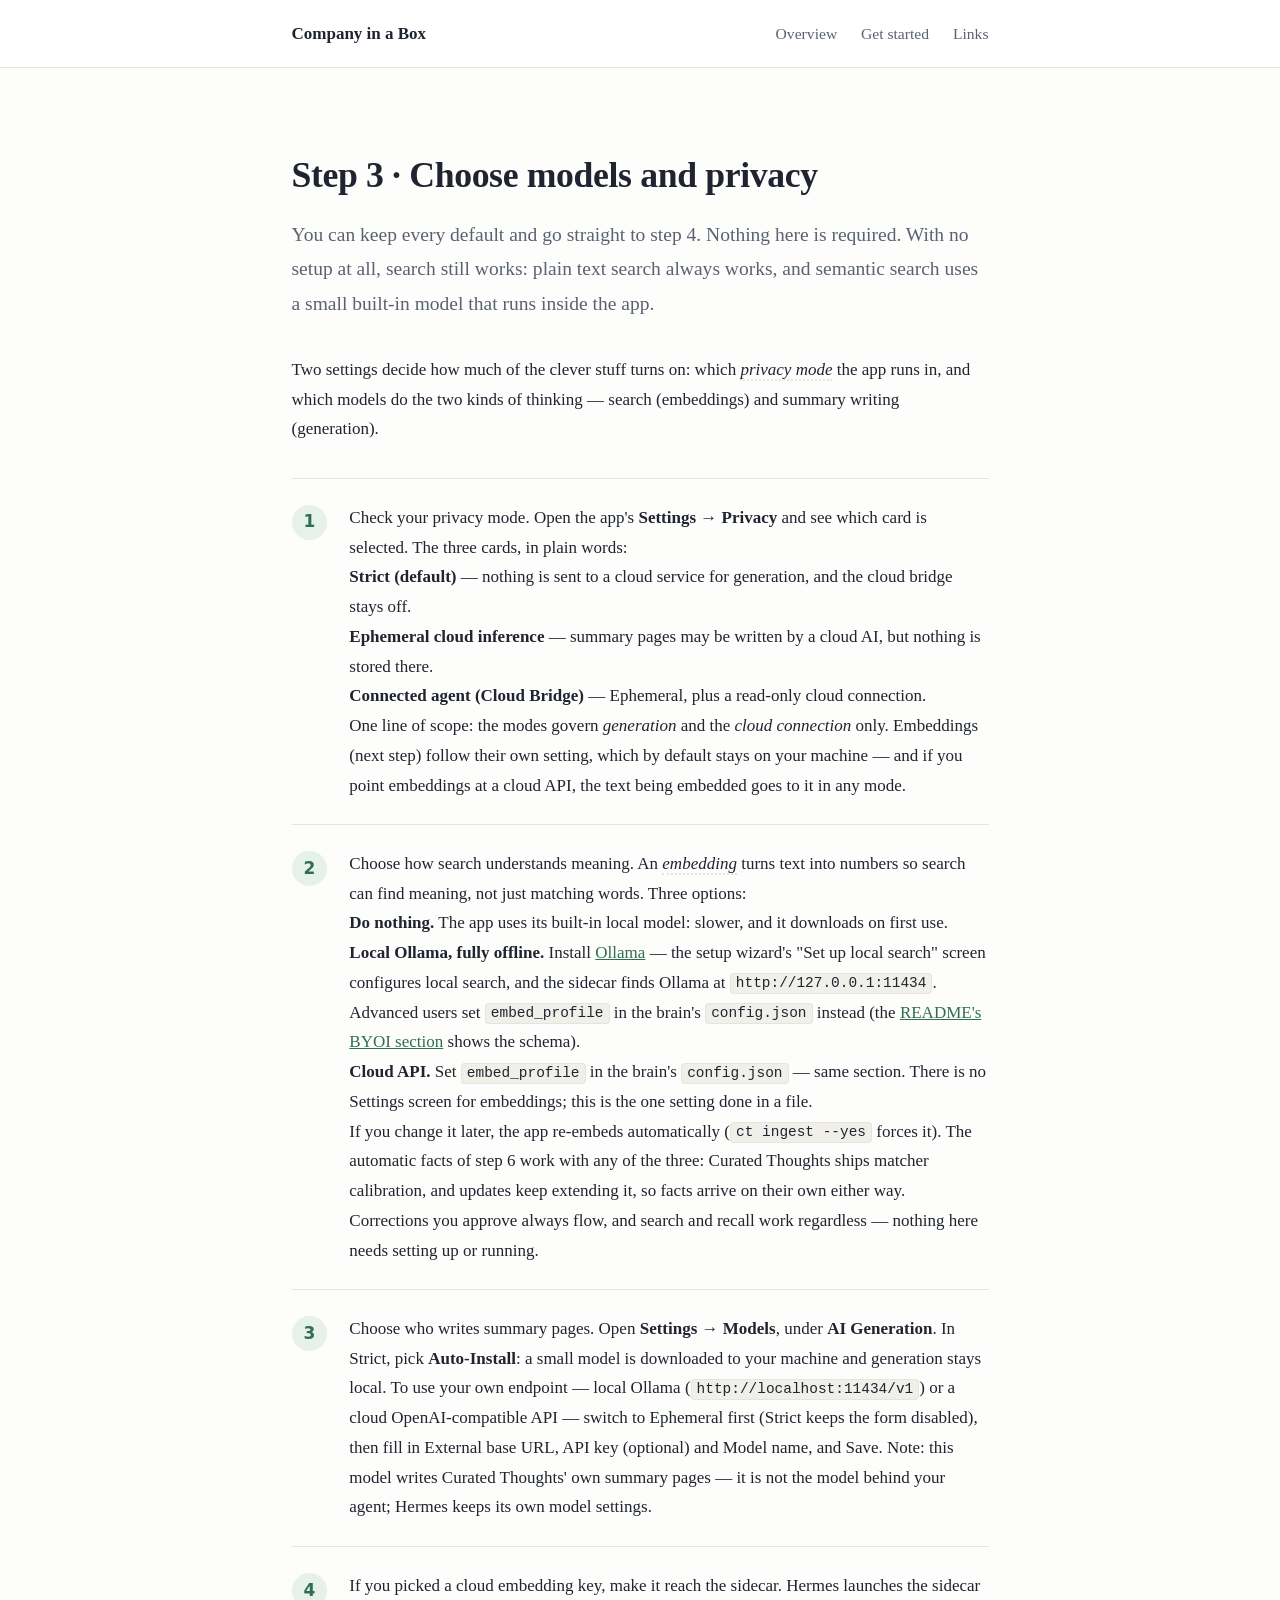
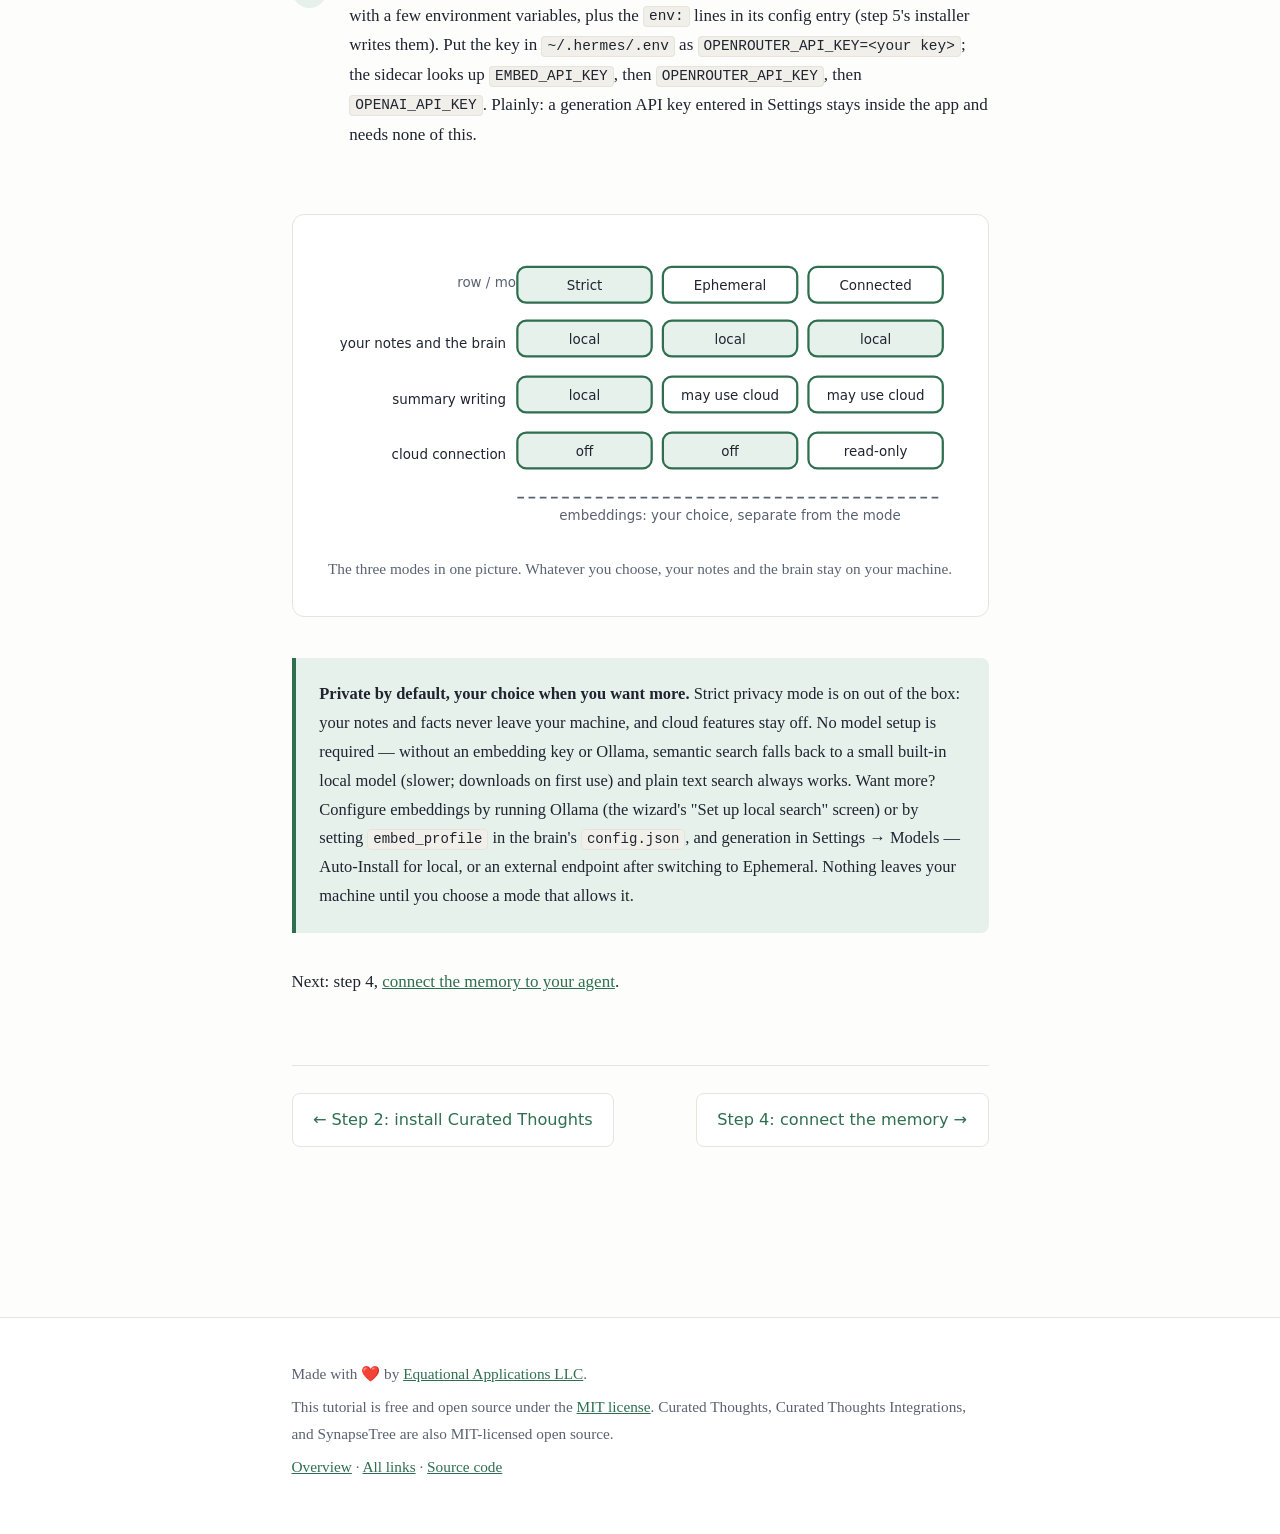
<file: site/models-privacy.html>
<!DOCTYPE html>
<html lang="en">
<head>
<meta charset="utf-8">
<meta name="viewport" content="width=device-width, initial-scale=1">
<title>Step 3: choose models and privacy — Company in a Box</title>
<link rel="stylesheet" href="css/style.css">
</head>
<body data-topic="6">

<header class="site-header">
  <div class="inner">
    <a class="brand" href="index.html">Company in a Box</a>
    <nav>
      <a href="index.html">Overview</a>
      <a href="setup-hermes.html">Get started</a>
      <a href="links.html">Links</a>
    </nav>
  </div>
</header>

<main>
  <h1>Step 3 · Choose models and privacy</h1>
  <p class="lead">You can keep every default and go straight to step 4.
  Nothing here is required. With no setup at all, search still works: plain
  text search always works, and semantic search uses a small built-in model
  that runs inside the app.</p>

  <p>Two settings decide how much of the clever stuff turns on: which
  <span class="term">privacy mode</span> the app runs in, and which models
  do the two kinds of thinking — search (embeddings) and summary writing
  (generation).</p>

  <ol class="steps">
    <li>Check your privacy mode. Open the app's <strong>Settings →
    Privacy</strong> and see which card is selected. The three cards, in
    plain words:<br>
    <strong>Strict (default)</strong> — nothing is sent to a cloud service
    for generation, and the cloud bridge stays off.<br>
    <strong>Ephemeral cloud inference</strong> — summary pages may be
    written by a cloud AI, but nothing is stored there.<br>
    <strong>Connected agent (Cloud Bridge)</strong> — Ephemeral, plus a
    read-only cloud connection.<br>
    One line of scope: the modes govern <em>generation</em> and the
    <em>cloud connection</em> only. Embeddings (next step) follow their own
    setting, which by default stays on your machine — and if you point
    embeddings at a cloud API, the text being embedded goes to it in any
    mode.</li>
    <li>Choose how search understands meaning. An
    <span class="term">embedding</span> turns text into numbers so search
    can find meaning, not just matching words. Three options:<br>
    <strong>Do nothing.</strong> The app uses its built-in local model:
    slower, and it downloads on first use.<br>
    <strong>Local Ollama, fully offline.</strong> Install
    <a href="https://ollama.com/download">Ollama</a> — the setup wizard's
    "Set up local search" screen configures local search, and the sidecar
    finds Ollama at <code>http://127.0.0.1:11434</code>. Advanced users set
    <code>embed_profile</code> in the brain's <code>config.json</code>
    instead (the <a href="https://github.com/equationalapplications/curated-thoughts#bring-your-own-inference-byoi">README's
    BYOI section</a> shows the schema).<br>
    <strong>Cloud API.</strong> Set <code>embed_profile</code> in the
    brain's <code>config.json</code> — same section. There is no Settings
    screen for embeddings; this is the one setting done in a file.<br>
    If you change it later, the app re-embeds automatically
    (<code>ct ingest --yes</code> forces it). The automatic facts of
    step 6 work with any of the three: Curated Thoughts ships matcher
    calibration, and updates keep extending it, so facts arrive on their
    own either way. Corrections you approve always flow, and search and
    recall work regardless — nothing here needs setting up or running.</li>
    <li>Choose who writes summary pages. Open <strong>Settings →
    Models</strong>, under <strong>AI Generation</strong>. In Strict, pick
    <strong>Auto-Install</strong>: a small model is downloaded to your
    machine and generation stays local. To use your own endpoint — local
    Ollama (<code>http://localhost:11434/v1</code>) or a cloud
    OpenAI-compatible API — switch to Ephemeral first (Strict keeps the
    form disabled), then fill in External base URL, API key (optional) and
    Model name, and Save. Note: this model writes Curated Thoughts' own
    summary pages — it is not the model behind your agent; Hermes keeps
    its own model settings.</li>
    <li>If you picked a cloud embedding key, make it reach the sidecar.
    Hermes launches the sidecar with a few environment variables, plus the
    <code>env:</code> lines in its config entry (step 5's installer writes
    them). Put the key in <code>~/.hermes/.env</code> as
    <code>OPENROUTER_API_KEY=&lt;your key&gt;</code>; the sidecar looks up
    <code>EMBED_API_KEY</code>, then <code>OPENROUTER_API_KEY</code>, then
    <code>OPENAI_API_KEY</code>. Plainly: a generation API key entered in
    Settings stays inside the app and needs none of this.</li>
  </ol>

  <figure>
    <svg viewBox="0 0 560 250" role="img" aria-label="Three privacy modes compared: notes stay local everywhere, summary writing may use cloud, the cloud connection differs">
      <text x="150" y="34" text-anchor="middle" font-family="system-ui" font-size="12" fill="#5a6272">row / mode</text>
      <rect x="170" y="16" width="120" height="32" rx="8" fill="#e7f1eb" stroke="#2f6f4f" stroke-width="2"/>
      <text x="230" y="37" text-anchor="middle" font-family="system-ui" font-size="12" fill="#1f2430">Strict</text>
      <rect x="300" y="16" width="120" height="32" rx="8" fill="#ffffff" stroke="#2f6f4f" stroke-width="2"/>
      <text x="360" y="37" text-anchor="middle" font-family="system-ui" font-size="12" fill="#1f2430">Ephemeral</text>
      <rect x="430" y="16" width="120" height="32" rx="8" fill="#ffffff" stroke="#2f6f4f" stroke-width="2"/>
      <text x="490" y="37" text-anchor="middle" font-family="system-ui" font-size="12" fill="#1f2430">Connected</text>
      <text x="160" y="88" text-anchor="end" font-family="system-ui" font-size="12" fill="#1f2430">your notes and the brain</text>
      <rect x="170" y="64" width="120" height="32" rx="8" fill="#e7f1eb" stroke="#2f6f4f" stroke-width="2"/>
      <text x="230" y="85" text-anchor="middle" font-family="system-ui" font-size="12" fill="#1f2430">local</text>
      <rect x="300" y="64" width="120" height="32" rx="8" fill="#e7f1eb" stroke="#2f6f4f" stroke-width="2"/>
      <text x="360" y="85" text-anchor="middle" font-family="system-ui" font-size="12" fill="#1f2430">local</text>
      <rect x="430" y="64" width="120" height="32" rx="8" fill="#e7f1eb" stroke="#2f6f4f" stroke-width="2"/>
      <text x="490" y="85" text-anchor="middle" font-family="system-ui" font-size="12" fill="#1f2430">local</text>
      <text x="160" y="138" text-anchor="end" font-family="system-ui" font-size="12" fill="#1f2430">summary writing</text>
      <rect x="170" y="114" width="120" height="32" rx="8" fill="#e7f1eb" stroke="#2f6f4f" stroke-width="2"/>
      <text x="230" y="135" text-anchor="middle" font-family="system-ui" font-size="12" fill="#1f2430">local</text>
      <rect x="300" y="114" width="120" height="32" rx="8" fill="#ffffff" stroke="#2f6f4f" stroke-width="2"/>
      <text x="360" y="135" text-anchor="middle" font-family="system-ui" font-size="12" fill="#1f2430">may use cloud</text>
      <rect x="430" y="114" width="120" height="32" rx="8" fill="#ffffff" stroke="#2f6f4f" stroke-width="2"/>
      <text x="490" y="135" text-anchor="middle" font-family="system-ui" font-size="12" fill="#1f2430">may use cloud</text>
      <text x="160" y="188" text-anchor="end" font-family="system-ui" font-size="12" fill="#1f2430">cloud connection</text>
      <rect x="170" y="164" width="120" height="32" rx="8" fill="#e7f1eb" stroke="#2f6f4f" stroke-width="2"/>
      <text x="230" y="185" text-anchor="middle" font-family="system-ui" font-size="12" fill="#1f2430">off</text>
      <rect x="300" y="164" width="120" height="32" rx="8" fill="#e7f1eb" stroke="#2f6f4f" stroke-width="2"/>
      <text x="360" y="185" text-anchor="middle" font-family="system-ui" font-size="12" fill="#1f2430">off</text>
      <rect x="430" y="164" width="120" height="32" rx="8" fill="#ffffff" stroke="#2f6f4f" stroke-width="2"/>
      <text x="490" y="185" text-anchor="middle" font-family="system-ui" font-size="12" fill="#1f2430">read-only</text>
      <line x1="170" y1="222" x2="550" y2="222" stroke="#5a6272" stroke-width="1.5" stroke-dasharray="6 4"/>
      <text x="360" y="242" text-anchor="middle" font-family="system-ui" font-size="12" fill="#5a6272">embeddings: your choice, separate from the mode</text>
    </svg>
    <figcaption>The three modes in one picture. Whatever you choose, your
    notes and the brain stay on your machine.</figcaption>
  </figure>

  <div class="aside">
    <p><strong>Private by default, your choice when you want more.</strong>
    Strict privacy mode is on out of the box: your notes and facts never
    leave your machine, and cloud features stay off. No model setup is
    required — without an embedding key or Ollama, semantic search falls
    back to a small built-in local model (slower; downloads on first use)
    and plain text search always works. Want more? Configure embeddings by
    running Ollama (the wizard's "Set up local search" screen) or by
    setting <code>embed_profile</code> in the brain's <code>config.json</code>,
    and generation in Settings → Models — Auto-Install for local, or an
    external endpoint after switching to Ephemeral. Nothing leaves your
    machine until you choose a mode that allows it.</p>
  </div>

  <p>Next: step 4, <a href="connect-memory.html">connect the memory to your
  agent</a>.</p>

  <div class="pager">
    <a href="setup-memory.html">← Step 2: install Curated Thoughts</a>
    <span class="spacer"></span>
    <a href="connect-memory.html">Step 4: connect the memory →</a>
  </div>
</main>

<footer class="site-footer">
  <div class="inner">
    <p>Made with ❤️ by <a href="https://equationalapplications.com">Equational Applications LLC</a>.</p>
    <p>This tutorial is free and open source under the <a href="https://github.com/equationalapplications/company-in-a-box-tutorial/blob/main/LICENSE">MIT license</a>. Curated Thoughts, Curated Thoughts Integrations, and SynapseTree are also MIT-licensed open source.</p>
    <p><a href="index.html">Overview</a> · <a href="links.html">All links</a> · <a href="https://github.com/equationalapplications/company-in-a-box-tutorial">Source code</a></p>
  </div>
</footer>

</body>
</html>
</file>
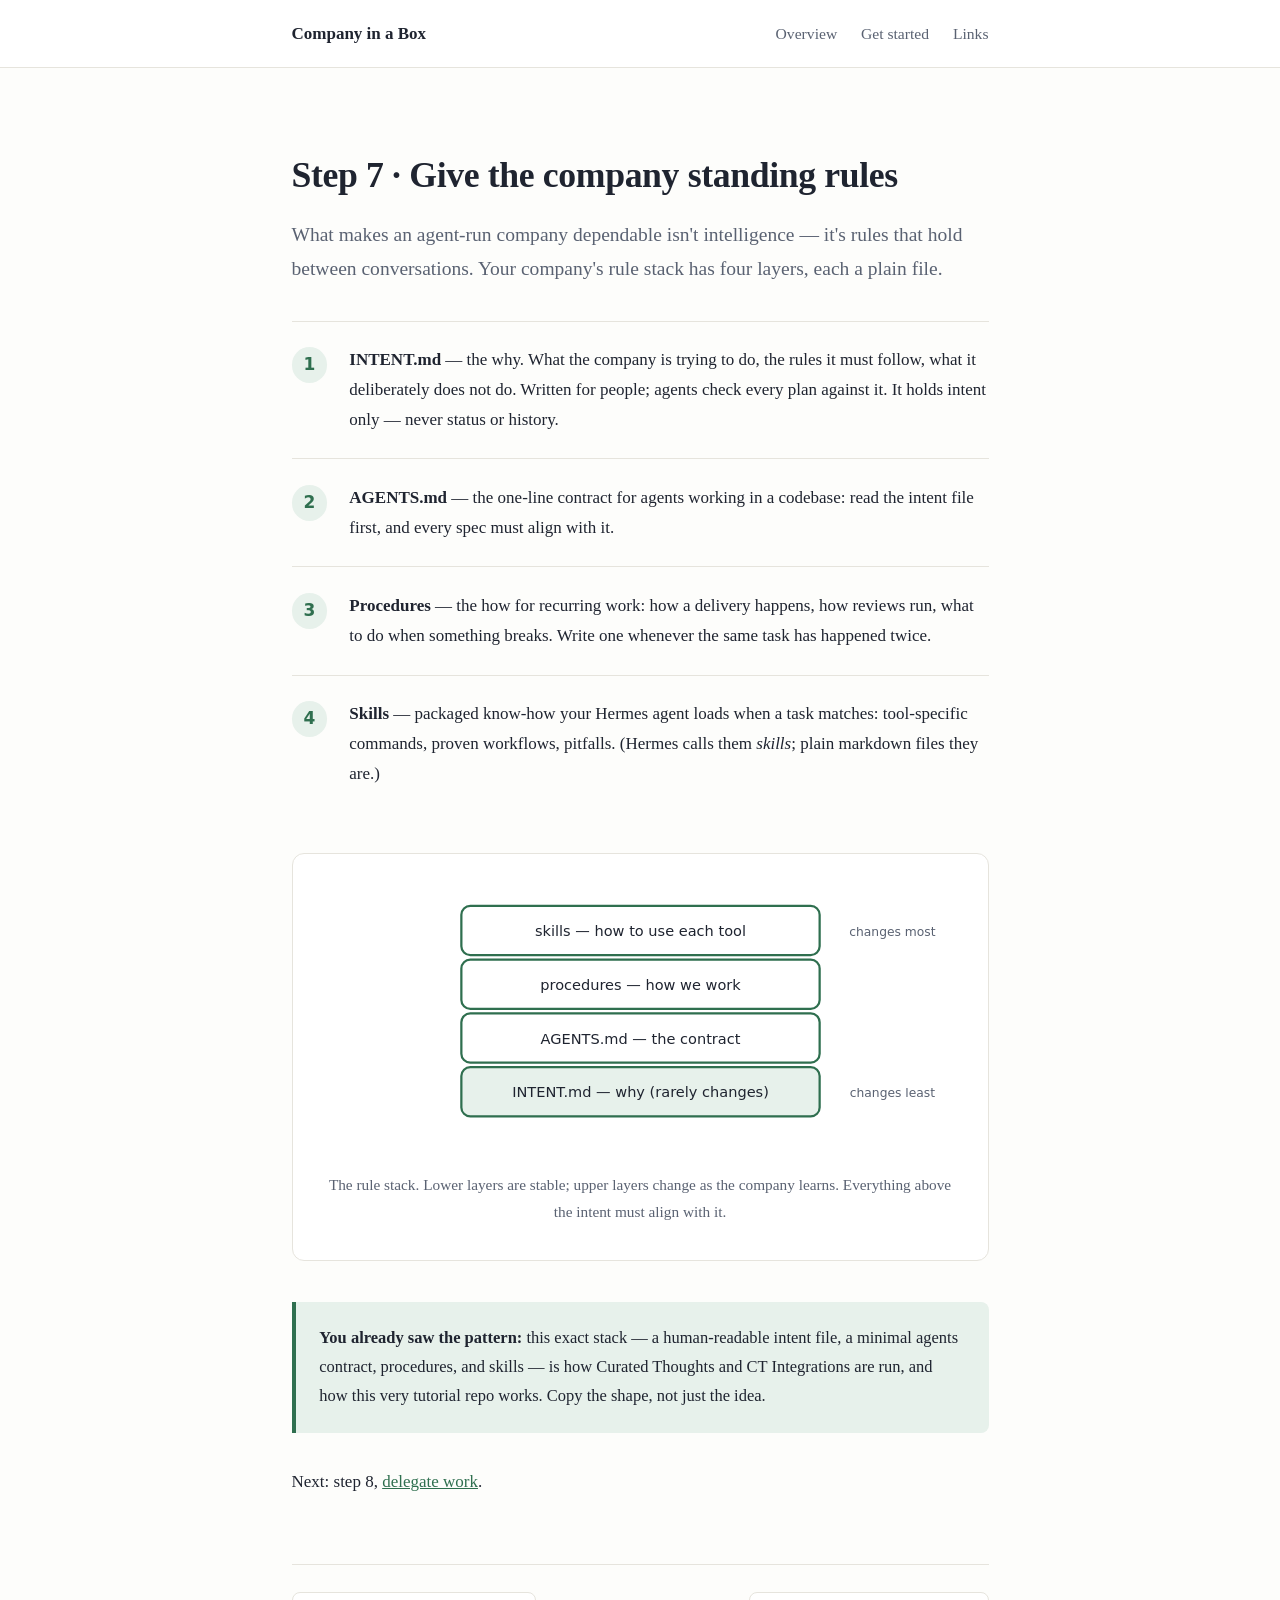
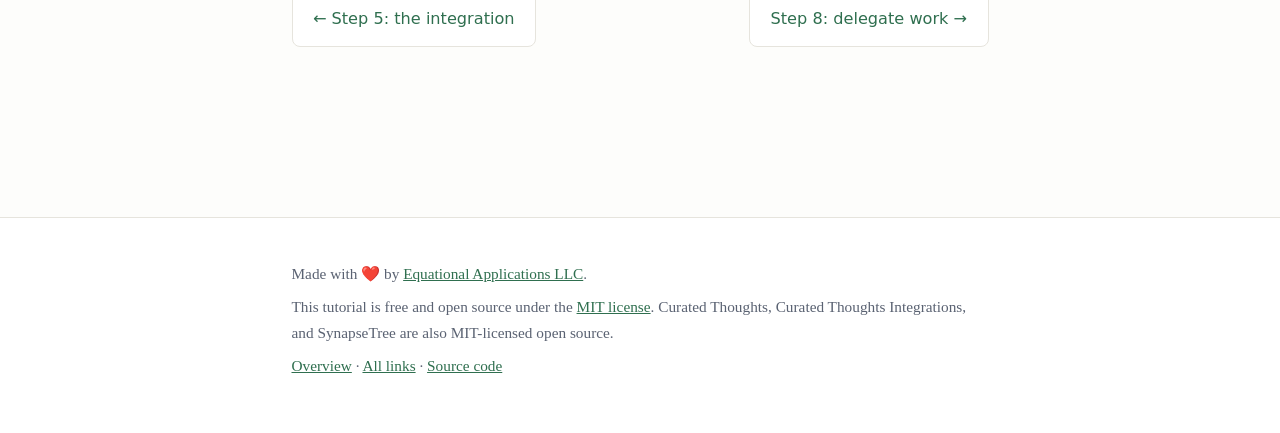
<file: site/procedures.html>
<!DOCTYPE html>
<html lang="en">
<head>
<meta charset="utf-8">
<meta name="viewport" content="width=device-width, initial-scale=1">
<title>Step 7: standing rules — Company in a Box</title>
<link rel="stylesheet" href="css/style.css">
</head>
<body data-topic="10">

<header class="site-header">
  <div class="inner">
    <a class="brand" href="index.html">Company in a Box</a>
    <nav>
      <a href="index.html">Overview</a>
      <a href="setup-hermes.html">Get started</a>
      <a href="links.html">Links</a>
    </nav>
  </div>
</header>

<main>
  <h1>Step 7 · Give the company standing rules</h1>
  <p class="lead">What makes an agent-run company dependable isn't
  intelligence — it's rules that hold between conversations. Your company's
  rule stack has four layers, each a plain file.</p>

  <ol class="steps">
    <li><strong>INTENT.md</strong> — the why. What the company is trying to
    do, the rules it must follow, what it deliberately does not do. Written
    for people; agents check every plan against it. It holds intent only —
    never status or history.</li>
    <li><strong>AGENTS.md</strong> — the one-line contract for agents working
    in a codebase: read the intent file first, and every spec must align
    with it.</li>
    <li><strong>Procedures</strong> — the how for recurring work: how a
    delivery happens, how reviews run, what to do when something breaks.
    Write one whenever the same task has happened twice.</li>
    <li><strong>Skills</strong> — packaged know-how your Hermes agent loads
    when a task matches: tool-specific commands, proven workflows, pitfalls.
    (Hermes calls them <em>skills</em>; plain markdown files they are.)</li>
  </ol>

  <figure>
    <svg viewBox="0 0 560 230" role="img" aria-label="Rule stack: intent at the bottom, then agents contract, procedures, skills on top">
      <rect x="120" y="160" width="320" height="44" rx="8" fill="#e7f1eb" stroke="#2f6f4f" stroke-width="2"/>
      <text x="280" y="187" text-anchor="middle" font-family="system-ui" font-size="13" fill="#1f2430">INTENT.md — why (rarely changes)</text>
      <rect x="120" y="112" width="320" height="44" rx="8" fill="#ffffff" stroke="#2f6f4f" stroke-width="2"/>
      <text x="280" y="139" text-anchor="middle" font-family="system-ui" font-size="13" fill="#1f2430">AGENTS.md — the contract</text>
      <rect x="120" y="64" width="320" height="44" rx="8" fill="#ffffff" stroke="#2f6f4f" stroke-width="2"/>
      <text x="280" y="91" text-anchor="middle" font-family="system-ui" font-size="13" fill="#1f2430">procedures — how we work</text>
      <rect x="120" y="16" width="320" height="44" rx="8" fill="#ffffff" stroke="#2f6f4f" stroke-width="2"/>
      <text x="280" y="43" text-anchor="middle" font-family="system-ui" font-size="13" fill="#1f2430">skills — how to use each tool</text>
      <text x="505" y="187" text-anchor="middle" font-family="system-ui" font-size="11" fill="#5a6272">changes least</text>
      <text x="505" y="43" text-anchor="middle" font-family="system-ui" font-size="11" fill="#5a6272">changes most</text>
    </svg>
    <figcaption>The rule stack. Lower layers are stable; upper layers
    change as the company learns. Everything above the intent must align
    with it.</figcaption>
  </figure>

  <div class="aside">
    <p><strong>You already saw the pattern:</strong> this exact stack — a
    human-readable intent file, a minimal agents contract, procedures, and
    skills — is how Curated Thoughts and CT Integrations are run, and how
    this very tutorial repo works. Copy the shape, not just the idea.</p>
  </div>

  <p>Next: step 8, <a href="delegate.html">delegate work</a>.</p>

  <div class="pager">
    <a href="first-integration.html">← Step 5: the integration</a>
    <span class="spacer"></span>
    <a href="delegate.html">Step 8: delegate work →</a>
  </div>
</main>

<footer class="site-footer">
  <div class="inner">
    <p>Made with ❤️ by <a href="https://equationalapplications.com">Equational Applications LLC</a>.</p>
    <p>This tutorial is free and open source under the <a href="https://github.com/equationalapplications/company-in-a-box-tutorial/blob/main/LICENSE">MIT license</a>. Curated Thoughts, Curated Thoughts Integrations, and SynapseTree are also MIT-licensed open source.</p>
    <p><a href="index.html">Overview</a> · <a href="links.html">All links</a> · <a href="https://github.com/equationalapplications/company-in-a-box-tutorial">Source code</a></p>
  </div>
</footer>

</body>
</html>
</file>
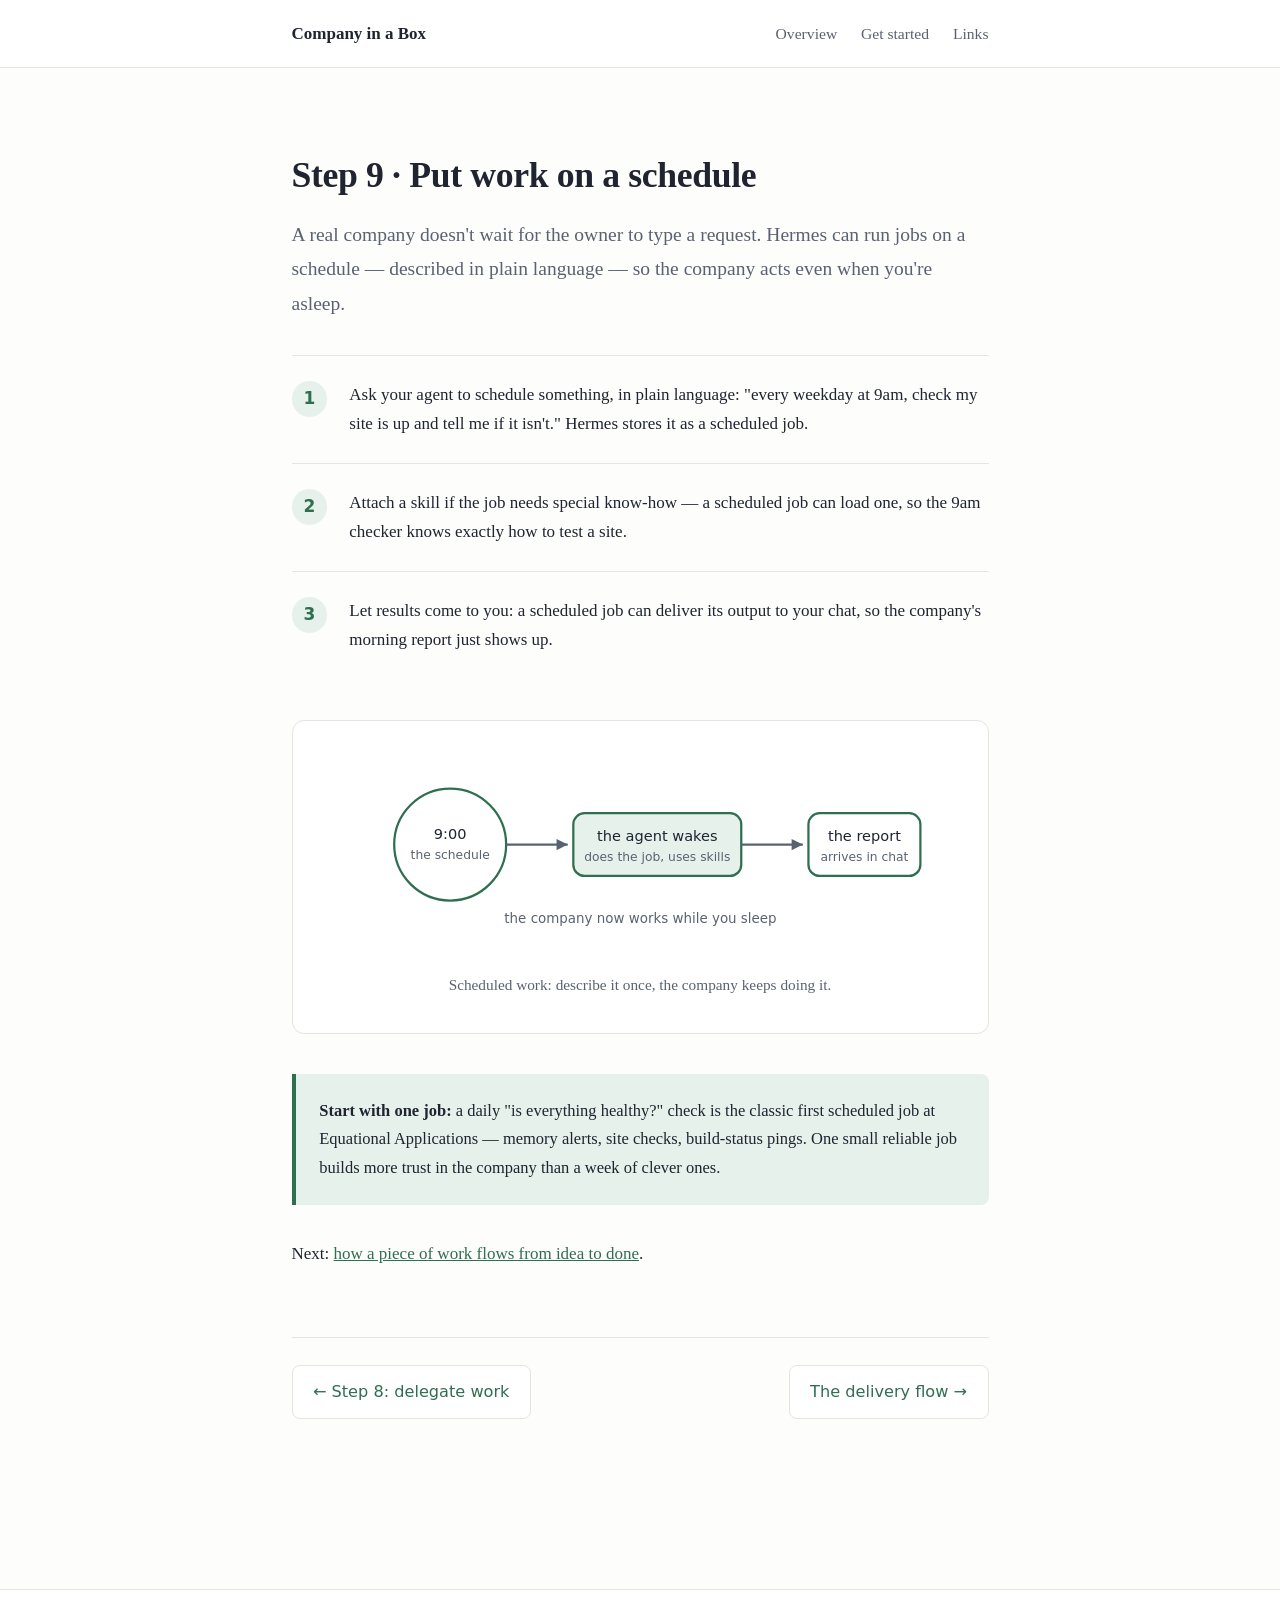
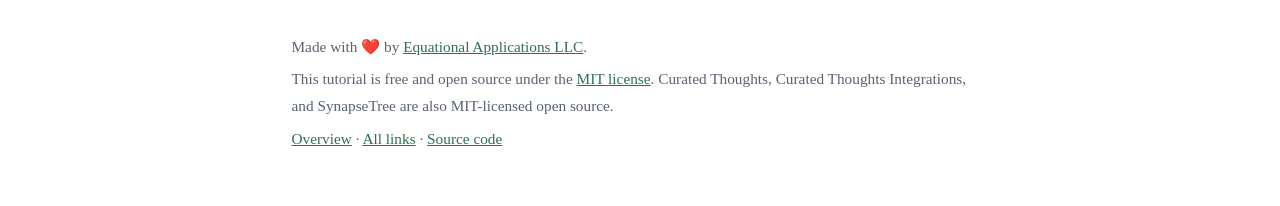
<file: site/schedule.html>
<!DOCTYPE html>
<html lang="en">
<head>
<meta charset="utf-8">
<meta name="viewport" content="width=device-width, initial-scale=1">
<title>Step 9: schedule jobs — Company in a Box</title>
<link rel="stylesheet" href="css/style.css">
</head>
<body data-topic="12">

<header class="site-header">
  <div class="inner">
    <a class="brand" href="index.html">Company in a Box</a>
    <nav>
      <a href="index.html">Overview</a>
      <a href="setup-hermes.html">Get started</a>
      <a href="links.html">Links</a>
    </nav>
  </div>
</header>

<main>
  <h1>Step 9 · Put work on a schedule</h1>
  <p class="lead">A real company doesn't wait for the owner to type a
  request. Hermes can run jobs on a schedule — described in plain language —
  so the company acts even when you're asleep.</p>

  <ol class="steps">
    <li>Ask your agent to schedule something, in plain language: "every
    weekday at 9am, check my site is up and tell me if it isn't." Hermes
    stores it as a scheduled job.</li>
    <li>Attach a skill if the job needs special know-how — a scheduled job
    can load one, so the 9am checker knows exactly how to test a site.</li>
    <li>Let results come to you: a scheduled job can deliver its output to
    your chat, so the company's morning report just shows up.</li>
  </ol>

  <figure>
    <svg viewBox="0 0 560 170" role="img" aria-label="Clock fires a scheduled job, the agent does the work, the report is delivered">
      <circle cx="110" cy="80" r="50" fill="#ffffff" stroke="#2f6f4f" stroke-width="2"/>
      <text x="110" y="75" text-anchor="middle" font-family="system-ui" font-size="13" fill="#1f2430">9:00</text>
      <text x="110" y="93" text-anchor="middle" font-family="system-ui" font-size="11" fill="#5a6272">the schedule</text>
      <line x1="160" y1="80" x2="215" y2="80" stroke="#5a6272" stroke-width="2"/>
      <polygon points="215,80 205,75 205,85" fill="#5a6272"/>
      <rect x="220" y="52" width="150" height="56" rx="10" fill="#e7f1eb" stroke="#2f6f4f" stroke-width="2"/>
      <text x="295" y="77" text-anchor="middle" font-family="system-ui" font-size="13" fill="#1f2430">the agent wakes</text>
      <text x="295" y="95" text-anchor="middle" font-family="system-ui" font-size="11" fill="#5a6272">does the job, uses skills</text>
      <line x1="370" y1="80" x2="425" y2="80" stroke="#5a6272" stroke-width="2"/>
      <polygon points="425,80 415,75 415,85" fill="#5a6272"/>
      <rect x="430" y="52" width="100" height="56" rx="10" fill="#ffffff" stroke="#2f6f4f" stroke-width="2"/>
      <text x="480" y="77" text-anchor="middle" font-family="system-ui" font-size="13" fill="#1f2430">the report</text>
      <text x="480" y="95" text-anchor="middle" font-family="system-ui" font-size="11" fill="#5a6272">arrives in chat</text>
      <text x="280" y="150" text-anchor="middle" font-family="system-ui" font-size="12" fill="#5a6272">the company now works while you sleep</text>
    </svg>
    <figcaption>Scheduled work: describe it once, the company keeps doing
    it.</figcaption>
  </figure>

  <div class="aside">
    <p><strong>Start with one job:</strong> a daily "is everything healthy?"
    check is the classic first scheduled job at Equational Applications —
    memory alerts, site checks, build-status pings. One small reliable job
    builds more trust in the company than a week of clever ones.</p>
  </div>

  <p>Next: <a href="delivery-flow.html">how a piece of work flows from idea
  to done</a>.</p>

  <div class="pager">
    <a href="delegate.html">← Step 8: delegate work</a>
    <span class="spacer"></span>
    <a href="delivery-flow.html">The delivery flow →</a>
  </div>
</main>

<footer class="site-footer">
  <div class="inner">
    <p>Made with ❤️ by <a href="https://equationalapplications.com">Equational Applications LLC</a>.</p>
    <p>This tutorial is free and open source under the <a href="https://github.com/equationalapplications/company-in-a-box-tutorial/blob/main/LICENSE">MIT license</a>. Curated Thoughts, Curated Thoughts Integrations, and SynapseTree are also MIT-licensed open source.</p>
    <p><a href="index.html">Overview</a> · <a href="links.html">All links</a> · <a href="https://github.com/equationalapplications/company-in-a-box-tutorial">Source code</a></p>
  </div>
</footer>

</body>
</html>
</file>
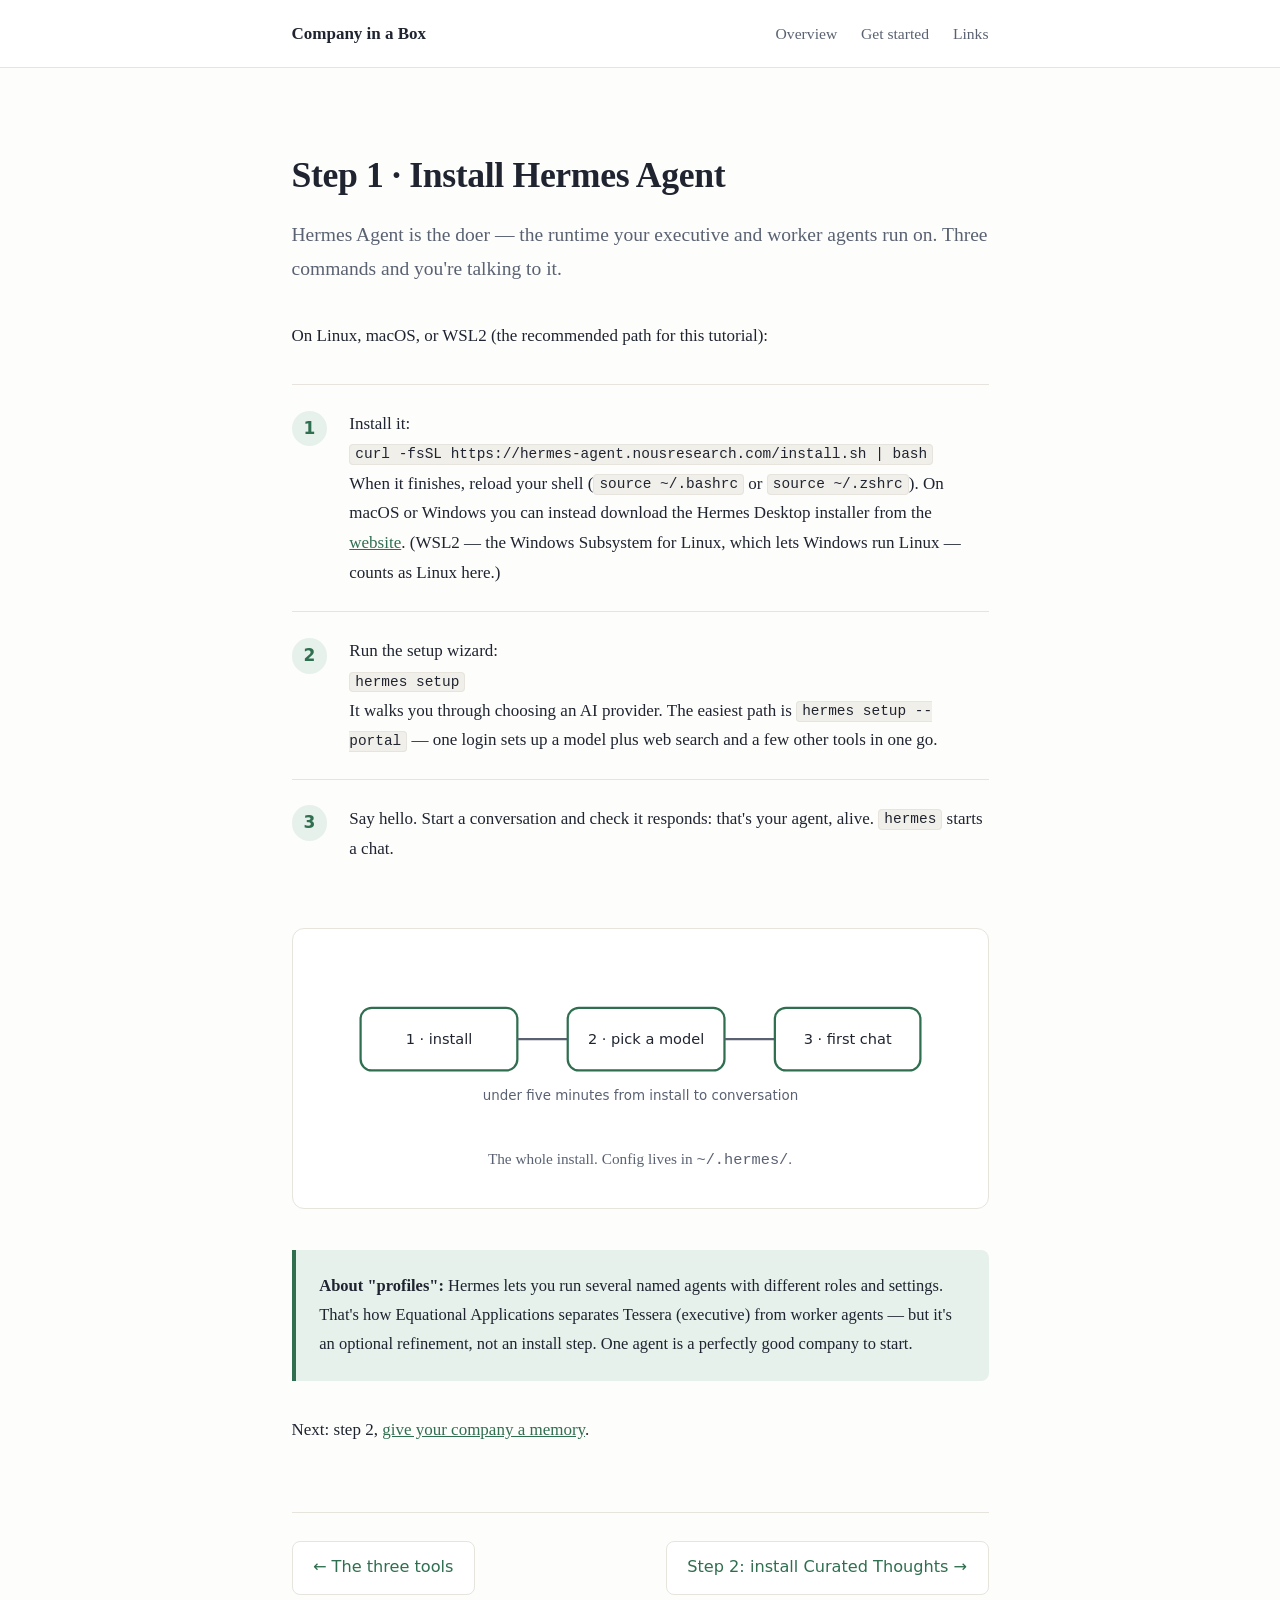
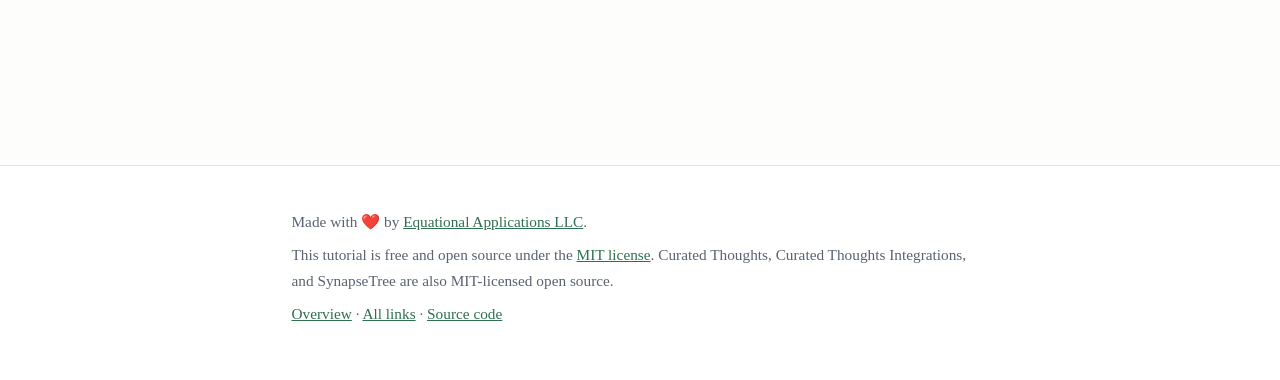
<file: site/setup-hermes.html>
<!DOCTYPE html>
<html lang="en">
<head>
<meta charset="utf-8">
<meta name="viewport" content="width=device-width, initial-scale=1">
<title>Step 1: install Hermes Agent — Company in a Box</title>
<link rel="stylesheet" href="css/style.css">
</head>
<body data-topic="4">

<header class="site-header">
  <div class="inner">
    <a class="brand" href="index.html">Company in a Box</a>
    <nav>
      <a href="index.html">Overview</a>
      <a href="setup-hermes.html">Get started</a>
      <a href="links.html">Links</a>
    </nav>
  </div>
</header>

<main>
  <h1>Step 1 · Install Hermes Agent</h1>
  <p class="lead">Hermes Agent is the doer — the runtime your executive and
  worker agents run on. Three commands and you're talking to it.</p>

  <p>On Linux, macOS, or WSL2 (the recommended path for this tutorial):</p>

  <ol class="steps">
    <li>Install it:<br>
    <code>curl -fsSL https://hermes-agent.nousresearch.com/install.sh | bash</code><br>
    When it finishes, reload your shell (<code>source ~/.bashrc</code> or
    <code>source ~/.zshrc</code>). On macOS or Windows you can instead
    download the Hermes Desktop installer from the
    <a href="https://hermes-agent.nousresearch.com/">website</a>. (WSL2 —
    the Windows Subsystem for Linux, which lets Windows run Linux — counts
    as Linux here.)</li>
    <li>Run the setup wizard:<br>
    <code>hermes setup</code><br>
    It walks you through choosing an AI provider. The easiest path is
    <code>hermes setup --portal</code> — one login sets up a model plus web
    search and a few other tools in one go.</li>
    <li>Say hello. Start a conversation and check it responds:
    that's your agent, alive. <code>hermes</code> starts a chat.</li>
  </ol>

  <figure>
    <svg viewBox="0 0 560 140" role="img" aria-label="Install flow: install, set up a provider, first conversation">
      <rect x="30" y="40" width="140" height="56" rx="10" fill="#ffffff" stroke="#2f6f4f" stroke-width="2"/>
      <text x="100" y="72" text-anchor="middle" font-family="system-ui" font-size="13" fill="#1f2430">1 · install</text>
      <line x1="170" y1="68" x2="215" y2="68" stroke="#5a6272" stroke-width="2"/>
      <rect x="215" y="40" width="140" height="56" rx="10" fill="#ffffff" stroke="#2f6f4f" stroke-width="2"/>
      <text x="285" y="72" text-anchor="middle" font-family="system-ui" font-size="13" fill="#1f2430">2 · pick a model</text>
      <line x1="355" y1="68" x2="400" y2="68" stroke="#5a6272" stroke-width="2"/>
      <rect x="400" y="40" width="130" height="56" rx="10" fill="#ffffff" stroke="#2f6f4f" stroke-width="2"/>
      <text x="465" y="72" text-anchor="middle" font-family="system-ui" font-size="13" fill="#1f2430">3 · first chat</text>
      <text x="280" y="122" text-anchor="middle" font-family="system-ui" font-size="12" fill="#5a6272">under five minutes from install to conversation</text>
    </svg>
    <figcaption>The whole install. Config lives in <code>~/.hermes/</code>.</figcaption>
  </figure>

  <div class="aside">
    <p><strong>About "profiles":</strong> Hermes lets you run several named
    agents with different roles and settings. That's how Equational
    Applications separates Tessera (executive) from worker agents — but it's
    an optional refinement, not an install step. One agent is a perfectly
    good company to start.</p>
  </div>

  <p>Next: step 2, <a href="setup-memory.html">give your company a memory</a>.</p>

  <div class="pager">
    <a href="the-three-tools.html">← The three tools</a>
    <span class="spacer"></span>
    <a href="setup-memory.html">Step 2: install Curated Thoughts →</a>
  </div>
</main>

<footer class="site-footer">
  <div class="inner">
    <p>Made with ❤️ by <a href="https://equationalapplications.com">Equational Applications LLC</a>.</p>
    <p>This tutorial is free and open source under the <a href="https://github.com/equationalapplications/company-in-a-box-tutorial/blob/main/LICENSE">MIT license</a>. Curated Thoughts, Curated Thoughts Integrations, and SynapseTree are also MIT-licensed open source.</p>
    <p><a href="index.html">Overview</a> · <a href="links.html">All links</a> · <a href="https://github.com/equationalapplications/company-in-a-box-tutorial">Source code</a></p>
  </div>
</footer>

</body>
</html>
</file>
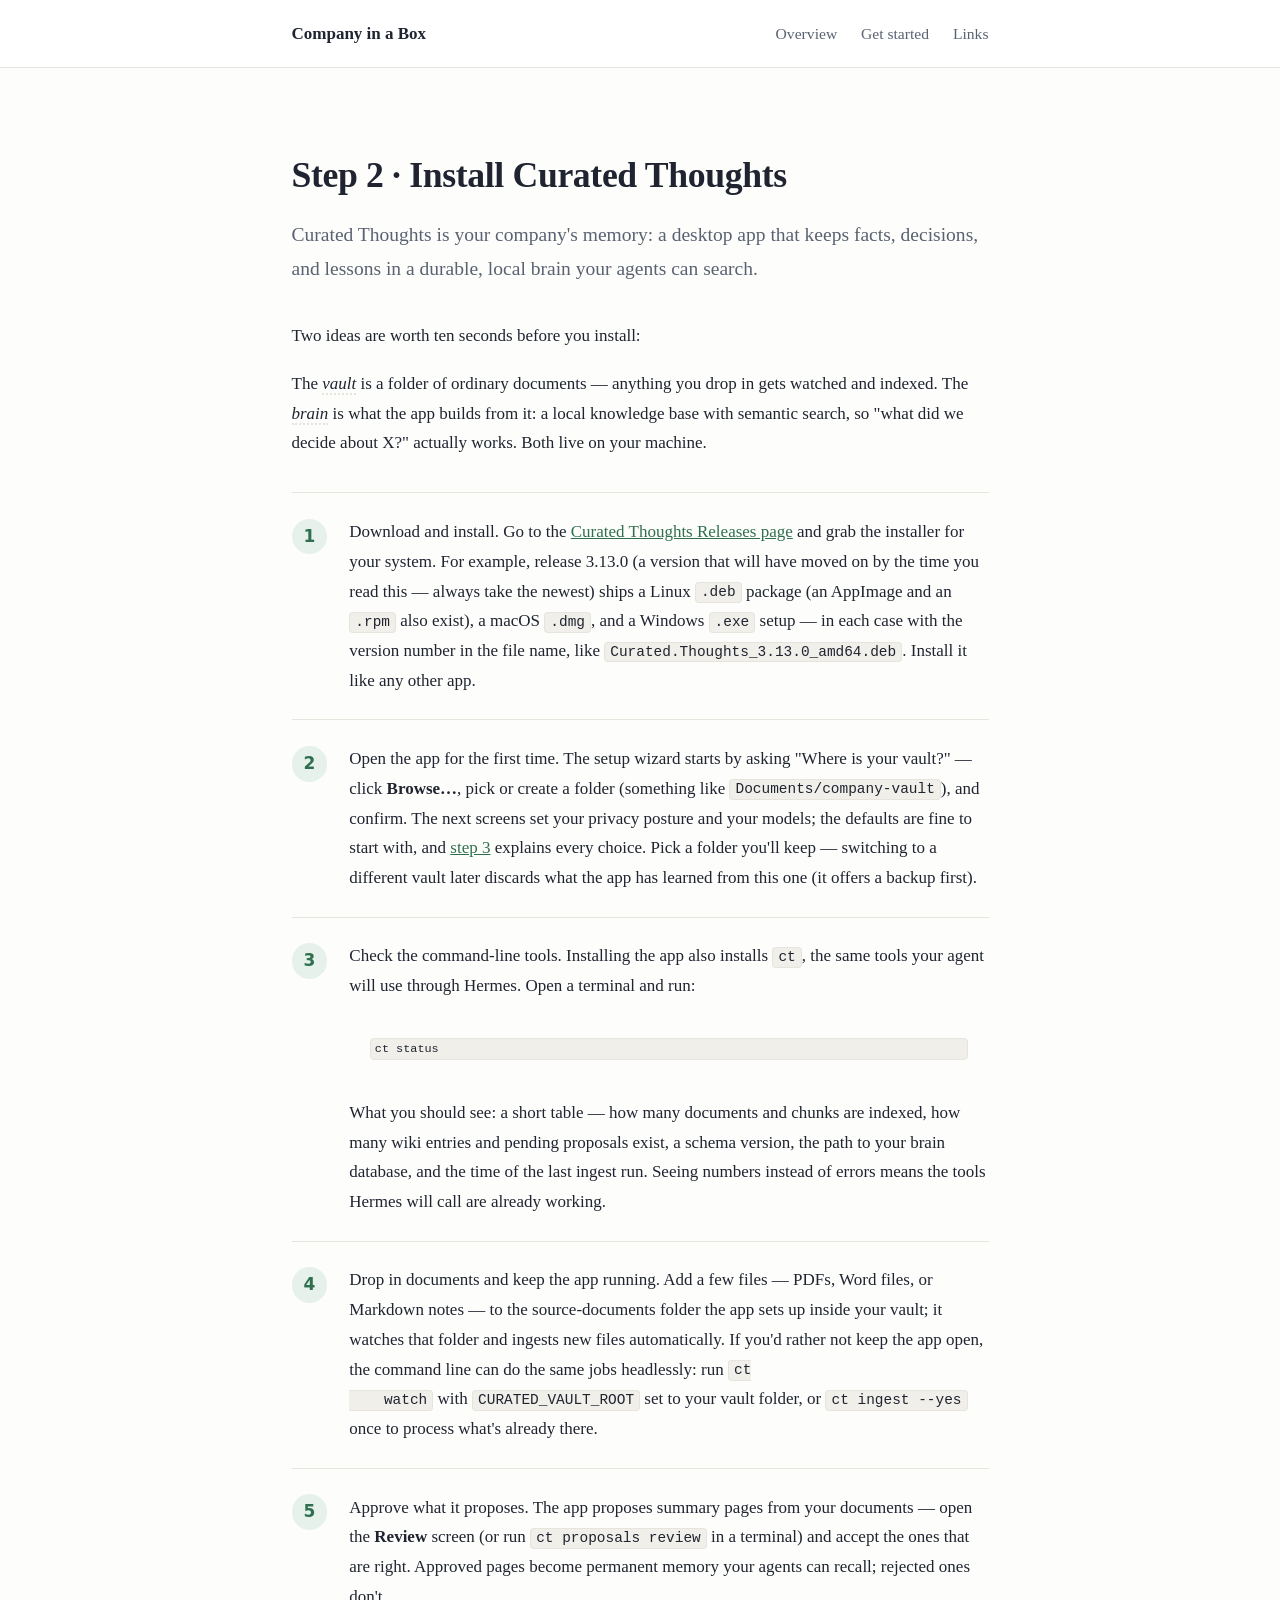
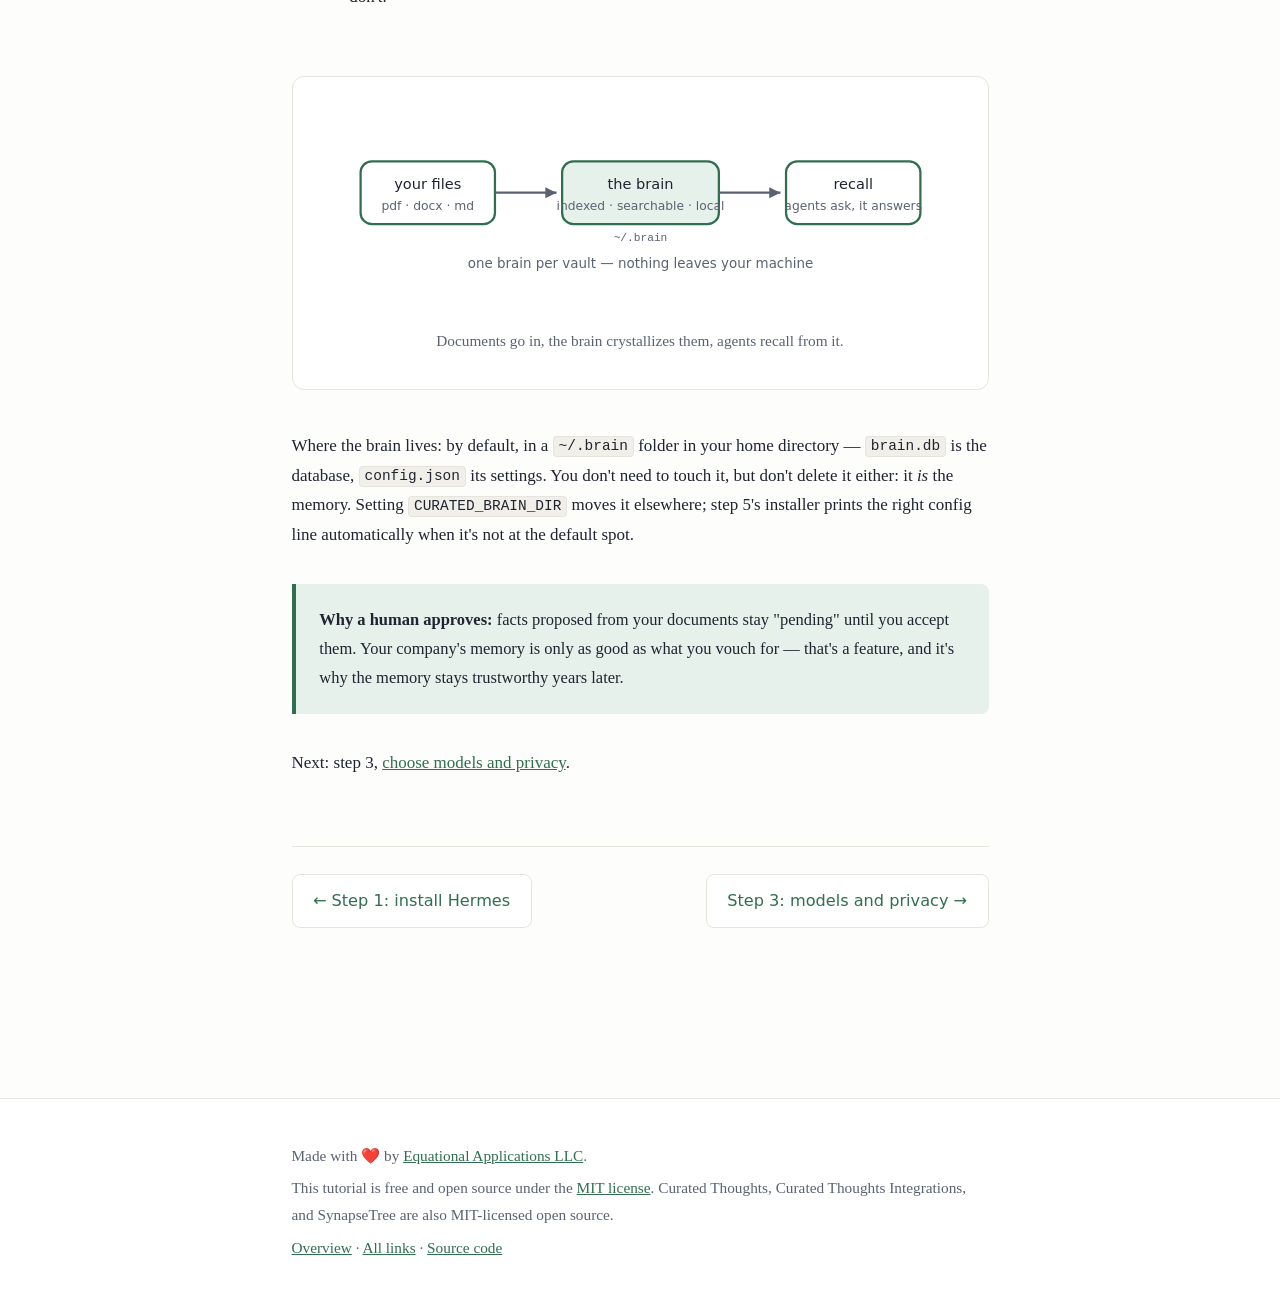
<file: site/setup-memory.html>
<!DOCTYPE html>
<html lang="en">
<head>
<meta charset="utf-8">
<meta name="viewport" content="width=device-width, initial-scale=1">
<title>Step 2: install Curated Thoughts — Company in a Box</title>
<link rel="stylesheet" href="css/style.css">
</head>
<body data-topic="5">

<header class="site-header">
  <div class="inner">
    <a class="brand" href="index.html">Company in a Box</a>
    <nav>
      <a href="index.html">Overview</a>
      <a href="setup-hermes.html">Get started</a>
      <a href="links.html">Links</a>
    </nav>
  </div>
</header>

<main>
  <h1>Step 2 · Install Curated Thoughts</h1>
  <p class="lead">Curated Thoughts is your company's memory: a desktop app
  that keeps facts, decisions, and lessons in a durable, local brain your
  agents can search.</p>

  <p>Two ideas are worth ten seconds before you install:</p>
  <p>The <span class="term">vault</span> is a folder of ordinary documents —
  anything you drop in gets watched and indexed. The
  <span class="term">brain</span> is what the app builds from it: a local
  knowledge base with semantic search, so "what did we decide about X?"
  actually works. Both live on your machine.</p>

  <ol class="steps">
    <li>Download and install. Go to the <a href="https://github.com/equationalapplications/curated-thoughts/releases">Curated
    Thoughts Releases page</a> and grab the installer for your system. For
    example, release 3.13.0 (a version that will have moved on by the time
    you read this — always take the newest) ships a Linux
    <code>.deb</code> package (an AppImage and an <code>.rpm</code> also
    exist), a macOS <code>.dmg</code>, and a Windows <code>.exe</code>
    setup — in each case with the version number in the file name, like
    <code>Curated.Thoughts_3.13.0_amd64.deb</code>. Install it like any
    other app.</li>
    <li>Open the app for the first time. The setup wizard starts by asking
    "Where is your vault?" — click <strong>Browse…</strong>, pick or create
    a folder (something like <code>Documents/company-vault</code>), and
    confirm. The next screens set your privacy posture and your models; the
    defaults are fine to start with, and <a href="models-privacy.html">step
    3</a> explains every choice. Pick a folder you'll keep — switching to a
    different vault later discards what the app has learned from this one
    (it offers a backup first).</li>
    <li>Check the command-line tools. Installing the app also installs
    <code>ct</code>, the same tools your agent will use through Hermes.
    Open a terminal and run:<br>
    <pre><code>ct status</code></pre>
    What you should see: a short table — how many documents and chunks are
    indexed, how many wiki entries and pending proposals exist, a schema
    version, the path to your brain database, and the time of the last
    ingest run. Seeing numbers instead of errors means the tools Hermes
    will call are already working.</li>
    <li>Drop in documents and keep the app running. Add a few files —
    PDFs, Word files, or Markdown notes — to the source-documents folder
    the app sets up inside your vault; it watches that folder and ingests
    new files automatically. If you'd rather not keep the app open, the
    command line can do the same jobs headlessly: run <code>ct
    watch</code> with <code>CURATED_VAULT_ROOT</code> set to your vault
    folder, or <code>ct ingest --yes</code> once to process what's
    already there.</li>
    <li>Approve what it proposes. The app proposes summary pages from your
    documents — open the <strong>Review</strong> screen (or run
    <code>ct proposals review</code> in a terminal) and accept the ones
    that are right. Approved pages become permanent memory your agents can
    recall; rejected ones don't.</li>
  </ol>

  <figure>
    <svg viewBox="0 0 560 170" role="img" aria-label="Files flow into the vault, the brain indexes them into ~/.brain, agents recall facts">
      <rect x="30" y="45" width="120" height="56" rx="10" fill="#ffffff" stroke="#2f6f4f" stroke-width="2"/>
      <text x="90" y="70" text-anchor="middle" font-family="system-ui" font-size="13" fill="#1f2430">your files</text>
      <text x="90" y="88" text-anchor="middle" font-family="system-ui" font-size="11" fill="#5a6272">pdf · docx · md</text>
      <line x1="150" y1="73" x2="205" y2="73" stroke="#5a6272" stroke-width="2"/>
      <polygon points="205,73 195,68 195,78" fill="#5a6272"/>
      <rect x="210" y="45" width="140" height="56" rx="10" fill="#e7f1eb" stroke="#2f6f4f" stroke-width="2"/>
      <text x="280" y="70" text-anchor="middle" font-family="system-ui" font-size="13" fill="#1f2430">the brain</text>
      <text x="280" y="88" text-anchor="middle" font-family="system-ui" font-size="11" fill="#5a6272">indexed · searchable · local</text>
      <text x="280" y="116" text-anchor="middle" font-family="ui-monospace, Menlo, monospace" font-size="10" fill="#5a6272">~/.brain</text>
      <line x1="350" y1="73" x2="405" y2="73" stroke="#5a6272" stroke-width="2"/>
      <polygon points="405,73 395,68 395,78" fill="#5a6272"/>
      <rect x="410" y="45" width="120" height="56" rx="10" fill="#ffffff" stroke="#2f6f4f" stroke-width="2"/>
      <text x="470" y="70" text-anchor="middle" font-family="system-ui" font-size="13" fill="#1f2430">recall</text>
      <text x="470" y="88" text-anchor="middle" font-family="system-ui" font-size="11" fill="#5a6272">agents ask, it answers</text>
      <text x="280" y="140" text-anchor="middle" font-family="system-ui" font-size="12" fill="#5a6272">one brain per vault — nothing leaves your machine</text>
    </svg>
    <figcaption>Documents go in, the brain crystallizes them, agents recall
    from it.</figcaption>
  </figure>

  <p>Where the brain lives: by default, in a <code>~/.brain</code> folder in
  your home directory — <code>brain.db</code> is the database,
  <code>config.json</code> its settings. You don't need to touch it, but
  don't delete it either: it <em>is</em> the memory. Setting
  <code>CURATED_BRAIN_DIR</code> moves it elsewhere; step 5's installer
  prints the right config line automatically when it's not at the default
  spot.</p>

  <div class="aside">
    <p><strong>Why a human approves:</strong> facts proposed from your
    documents stay "pending" until you accept them. Your company's memory is
    only as good as what you vouch for — that's a feature, and it's why the
    memory stays trustworthy years later.</p>
  </div>

  <p>Next: step 3, <a href="models-privacy.html">choose models and
  privacy</a>.</p>

  <div class="pager">
    <a href="setup-hermes.html">← Step 1: install Hermes</a>
    <span class="spacer"></span>
    <a href="models-privacy.html">Step 3: models and privacy →</a>
  </div>
</main>

<footer class="site-footer">
  <div class="inner">
    <p>Made with ❤️ by <a href="https://equationalapplications.com">Equational Applications LLC</a>.</p>
    <p>This tutorial is free and open source under the <a href="https://github.com/equationalapplications/company-in-a-box-tutorial/blob/main/LICENSE">MIT license</a>. Curated Thoughts, Curated Thoughts Integrations, and SynapseTree are also MIT-licensed open source.</p>
    <p><a href="index.html">Overview</a> · <a href="links.html">All links</a> · <a href="https://github.com/equationalapplications/company-in-a-box-tutorial">Source code</a></p>
  </div>
</footer>

</body>
</html>
</file>
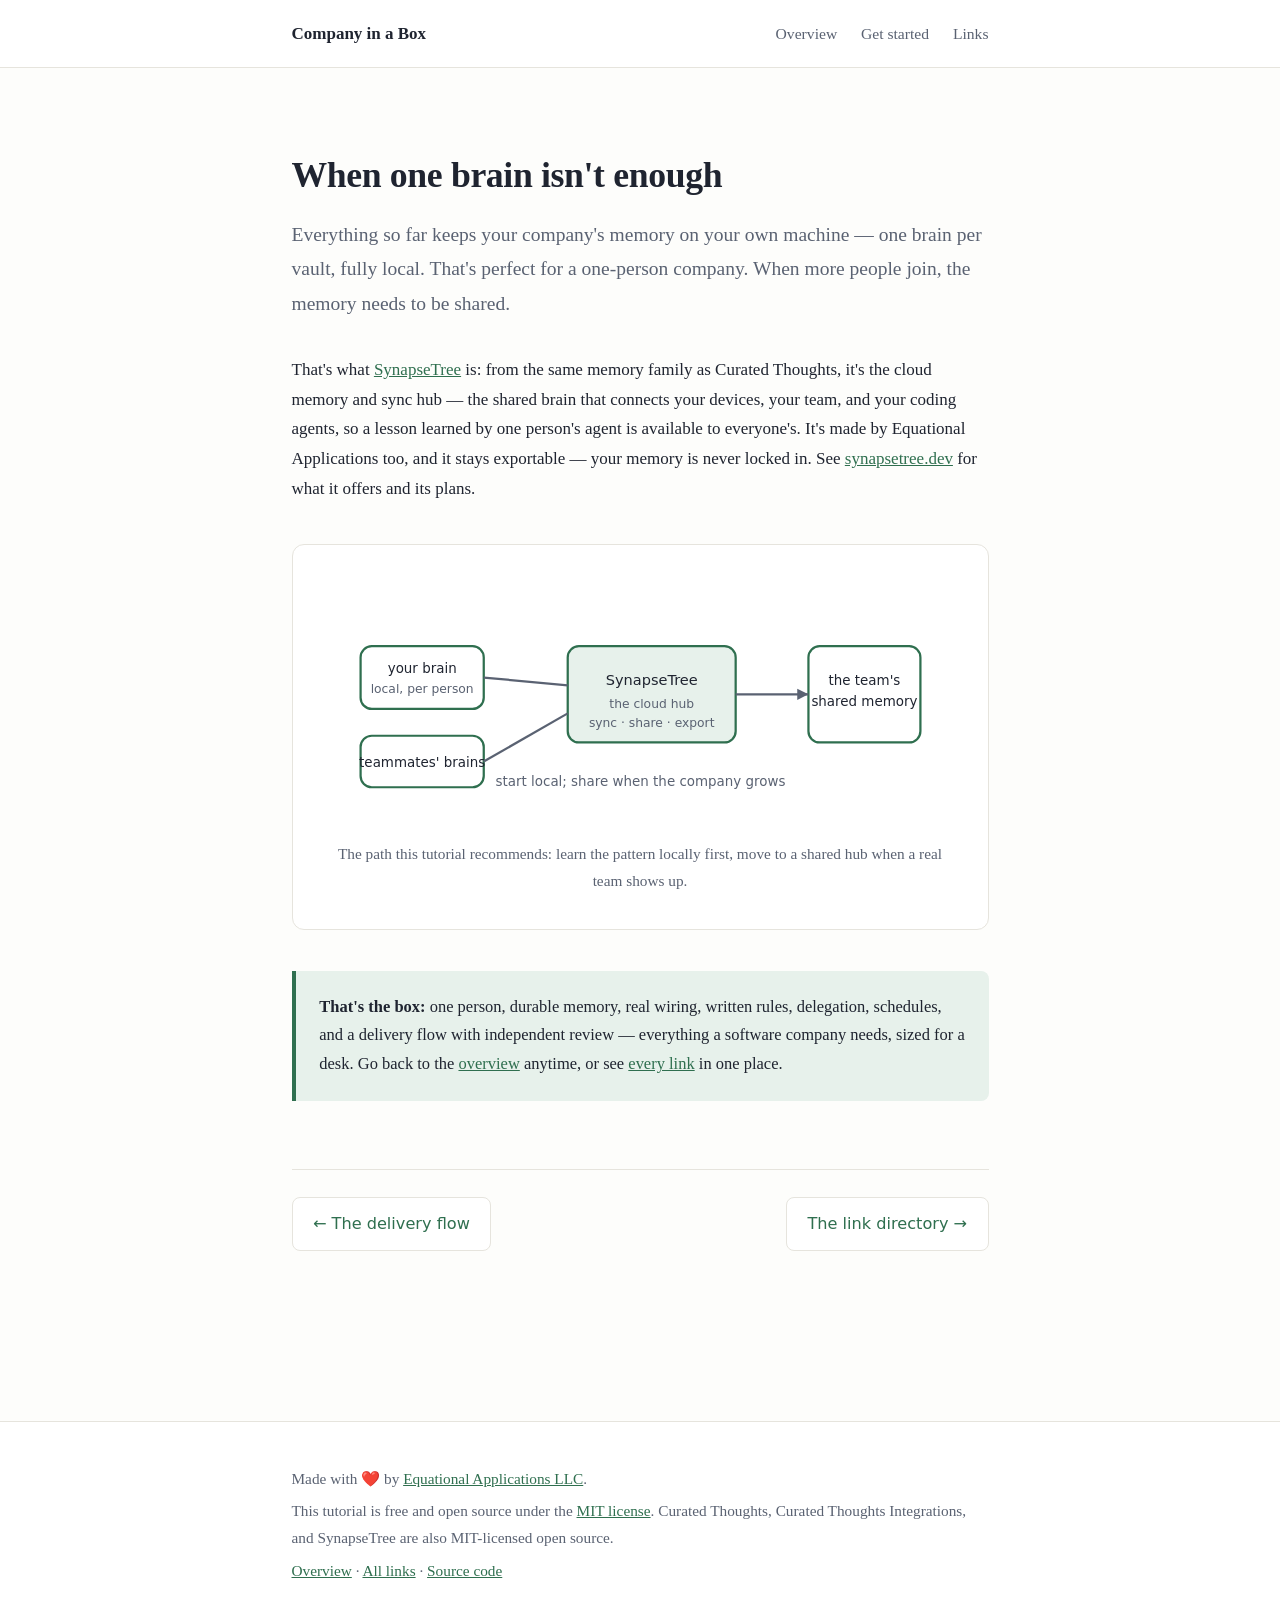
<file: site/team-memory.html>
<!DOCTYPE html>
<html lang="en">
<head>
<meta charset="utf-8">
<meta name="viewport" content="width=device-width, initial-scale=1">
<title>Team memory: SynapseTree — Company in a Box</title>
<link rel="stylesheet" href="css/style.css">
</head>
<body data-topic="14">

<header class="site-header">
  <div class="inner">
    <a class="brand" href="index.html">Company in a Box</a>
    <nav>
      <a href="index.html">Overview</a>
      <a href="setup-hermes.html">Get started</a>
      <a href="links.html">Links</a>
    </nav>
  </div>
</header>

<main>
  <h1>When one brain isn't enough</h1>
  <p class="lead">Everything so far keeps your company's memory on your own
  machine — one brain per vault, fully local. That's perfect for a
  one-person company. When more people join, the memory needs to be
  shared.</p>

  <p>That's what <a href="https://synapsetree.dev">SynapseTree</a> is: from
  the same memory family as Curated Thoughts, it's the cloud memory and sync
  hub — the shared brain that connects your devices, your team, and your
  coding agents, so a lesson learned by one person's agent is available to
  everyone's. It's made by Equational Applications too, and it stays
  exportable — your memory is never locked in. See
  <a href="https://synapsetree.dev">synapsetree.dev</a> for what it offers
  and its plans.</p>

  <figure>
    <svg viewBox="0 0 560 210" role="img" aria-label="Local brains sync through the SynapseTree cloud hub into a team's shared memory">
      <rect x="30" y="60" width="110" height="56" rx="10" fill="#ffffff" stroke="#2f6f4f" stroke-width="2"/>
      <text x="85" y="84" text-anchor="middle" font-family="system-ui" font-size="12" fill="#1f2430">your brain</text>
      <text x="85" y="102" text-anchor="middle" font-family="system-ui" font-size="11" fill="#5a6272">local, per person</text>
      <rect x="30" y="140" width="110" height="46" rx="10" fill="#ffffff" stroke="#2f6f4f" stroke-width="2"/>
      <text x="85" y="168" text-anchor="middle" font-family="system-ui" font-size="12" fill="#1f2430">teammates' brains</text>
      <rect x="215" y="60" width="150" height="86" rx="10" fill="#e7f1eb" stroke="#2f6f4f" stroke-width="2"/>
      <text x="290" y="95" text-anchor="middle" font-family="system-ui" font-size="13" fill="#1f2430">SynapseTree</text>
      <text x="290" y="115" text-anchor="middle" font-family="system-ui" font-size="11" fill="#5a6272">the cloud hub</text>
      <text x="290" y="132" text-anchor="middle" font-family="system-ui" font-size="11" fill="#5a6272">sync · share · export</text>
      <rect x="430" y="60" width="100" height="86" rx="10" fill="#ffffff" stroke="#2f6f4f" stroke-width="2"/>
      <text x="480" y="95" text-anchor="middle" font-family="system-ui" font-size="12" fill="#1f2430">the team's</text>
      <text x="480" y="113" text-anchor="middle" font-family="system-ui" font-size="12" fill="#1f2430">shared memory</text>
      <line x1="140" y1="88" x2="215" y2="95" stroke="#5a6272" stroke-width="2"/>
      <line x1="140" y1="163" x2="215" y2="120" stroke="#5a6272" stroke-width="2"/>
      <line x1="365" y1="103" x2="430" y2="103" stroke="#5a6272" stroke-width="2"/>
      <polygon points="430,103 420,98 420,108" fill="#5a6272"/>
      <text x="280" y="185" text-anchor="middle" font-family="system-ui" font-size="12" fill="#5a6272">start local; share when the company grows</text>
    </svg>
    <figcaption>The path this tutorial recommends: learn the pattern locally
    first, move to a shared hub when a real team shows up.</figcaption>
  </figure>

  <div class="aside">
    <p><strong>That's the box:</strong> one person, durable memory, real
    wiring, written rules, delegation, schedules, and a delivery flow with
    independent review — everything a software company needs, sized for a
    desk. Go back to the <a href="index.html">overview</a> anytime, or see
    <a href="links.html">every link</a> in one place.</p>
  </div>

  <div class="pager">
    <a href="delivery-flow.html">← The delivery flow</a>
    <span class="spacer"></span>
    <a href="links.html">The link directory →</a>
  </div>
</main>

<footer class="site-footer">
  <div class="inner">
    <p>Made with ❤️ by <a href="https://equationalapplications.com">Equational Applications LLC</a>.</p>
    <p>This tutorial is free and open source under the <a href="https://github.com/equationalapplications/company-in-a-box-tutorial/blob/main/LICENSE">MIT license</a>. Curated Thoughts, Curated Thoughts Integrations, and SynapseTree are also MIT-licensed open source.</p>
    <p><a href="index.html">Overview</a> · <a href="links.html">All links</a> · <a href="https://github.com/equationalapplications/company-in-a-box-tutorial">Source code</a></p>
  </div>
</footer>

</body>
</html>
</file>
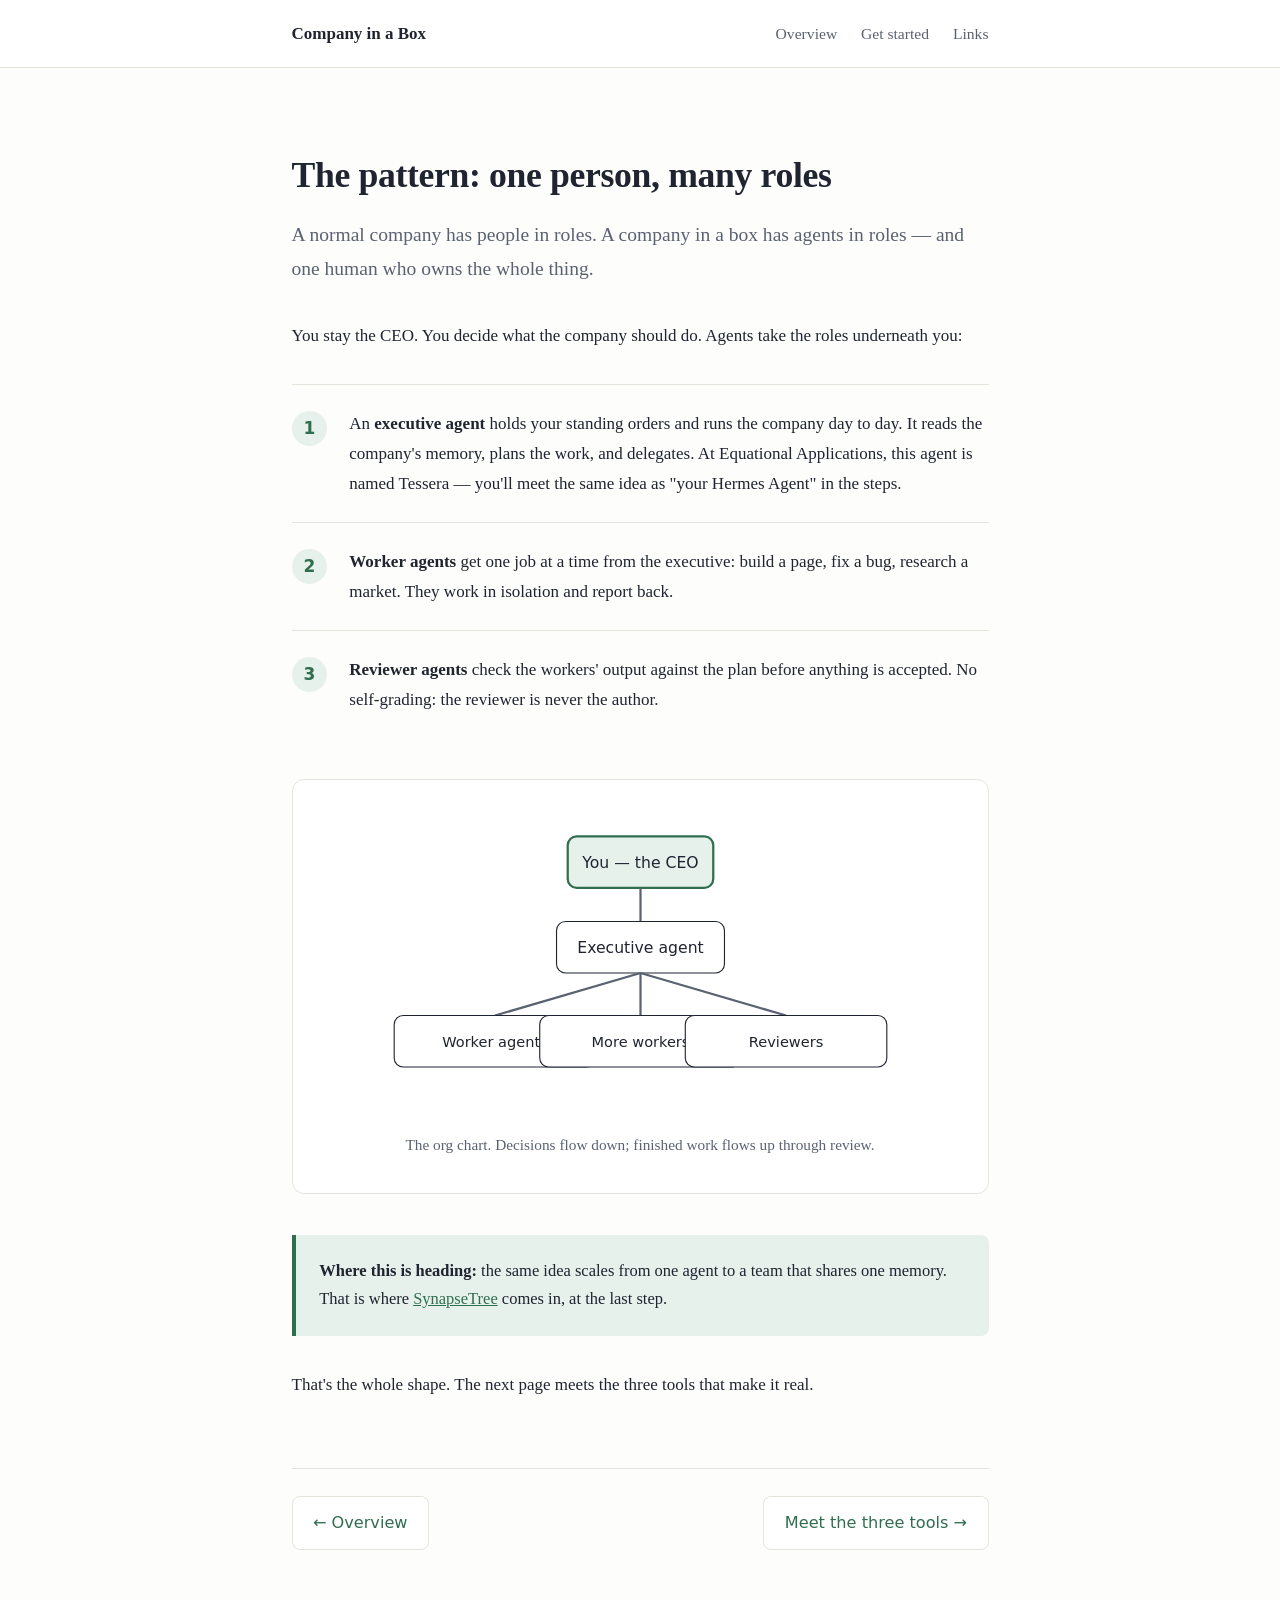
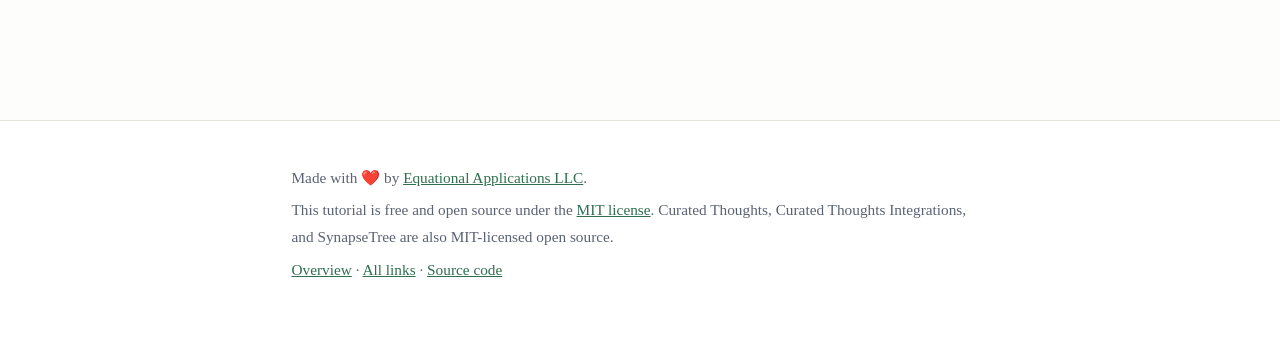
<file: site/the-pattern.html>
<!DOCTYPE html>
<html lang="en">
<head>
<meta charset="utf-8">
<meta name="viewport" content="width=device-width, initial-scale=1">
<title>The pattern — Company in a Box</title>
<link rel="stylesheet" href="css/style.css">
</head>
<body data-topic="2">

<header class="site-header">
  <div class="inner">
    <a class="brand" href="index.html">Company in a Box</a>
    <nav>
      <a href="index.html">Overview</a>
      <a href="setup-hermes.html">Get started</a>
      <a href="links.html">Links</a>
    </nav>
  </div>
</header>

<main>
  <h1>The pattern: one person, many roles</h1>
  <p class="lead">A normal company has people in roles. A company in a box
  has agents in roles — and one human who owns the whole thing.</p>

  <p>You stay the CEO. You decide what the company should do. Agents take the
  roles underneath you:</p>

  <ol class="steps">
    <li>An <strong>executive agent</strong> holds your standing orders and
    runs the company day to day. It reads the company's memory, plans the
    work, and delegates. At Equational Applications, this agent is named
    Tessera — you'll meet the same idea as "your Hermes Agent" in the
    steps.</li>
    <li><strong>Worker agents</strong> get one job at a time from the
    executive: build a page, fix a bug, research a market. They work in
    isolation and report back.</li>
    <li><strong>Reviewer agents</strong> check the workers' output against
    the plan before anything is accepted. No self-grading: the reviewer is
    never the author.</li>
  </ol>

  <figure>
    <svg viewBox="0 0 560 260" role="img" aria-label="Org chart: you, the executive agent, worker agents, reviewer agents">
      <rect x="215" y="20" width="130" height="46" rx="8" fill="#e7f1eb" stroke="#2f6f4f" stroke-width="2"/>
      <text x="280" y="48" text-anchor="middle" font-family="system-ui" font-size="14" fill="#1f2430">You — the CEO</text>
      <line x1="280" y1="66" x2="280" y2="96" stroke="#5a6272" stroke-width="2"/>
      <rect x="205" y="96" width="150" height="46" rx="8" fill="#ffffff" stroke="#1f2430"/>
      <text x="280" y="124" text-anchor="middle" font-family="system-ui" font-size="14" fill="#1f2430">Executive agent</text>
      <line x1="280" y1="142" x2="150" y2="180" stroke="#5a6272" stroke-width="2"/>
      <line x1="280" y1="142" x2="280" y2="180" stroke="#5a6272" stroke-width="2"/>
      <line x1="280" y1="142" x2="410" y2="180" stroke="#5a6272" stroke-width="2"/>
      <rect x="60" y="180" width="180" height="46" rx="8" fill="#ffffff" stroke="#1f2430"/>
      <text x="150" y="208" text-anchor="middle" font-family="system-ui" font-size="13" fill="#1f2430">Worker agents</text>
      <rect x="190" y="180" width="180" height="46" rx="8" fill="#ffffff" stroke="#1f2430"/>
      <text x="280" y="208" text-anchor="middle" font-family="system-ui" font-size="13" fill="#1f2430">More workers</text>
      <rect x="320" y="180" width="180" height="46" rx="8" fill="#ffffff" stroke="#1f2430"/>
      <text x="410" y="208" text-anchor="middle" font-family="system-ui" font-size="13" fill="#1f2430">Reviewers</text>
    </svg>
    <figcaption>The org chart. Decisions flow down; finished work flows up
    through review.</figcaption>
  </figure>

  <div class="aside">
    <p><strong>Where this is heading:</strong> the same idea scales from one
    agent to a team that shares one memory. That is where
    <a href="team-memory.html">SynapseTree</a> comes in, at the last step.</p>
  </div>

  <p>That's the whole shape. The next page meets the three tools that make it
  real.</p>

  <div class="pager">
    <a href="index.html">← Overview</a>
    <span class="spacer"></span>
    <a href="the-three-tools.html">Meet the three tools →</a>
  </div>
</main>

<footer class="site-footer">
  <div class="inner">
    <p>Made with ❤️ by <a href="https://equationalapplications.com">Equational Applications LLC</a>.</p>
    <p>This tutorial is free and open source under the <a href="https://github.com/equationalapplications/company-in-a-box-tutorial/blob/main/LICENSE">MIT license</a>. Curated Thoughts, Curated Thoughts Integrations, and SynapseTree are also MIT-licensed open source.</p>
    <p><a href="index.html">Overview</a> · <a href="links.html">All links</a> · <a href="https://github.com/equationalapplications/company-in-a-box-tutorial">Source code</a></p>
  </div>
</footer>

</body>
</html>
</file>
<file: site/css/style.css>
/* company-in-a-box-tutorial — design system.
   Law: small bites, breathing room, show-don't-prose (INTENT.md).
   Light palette, one narrow content column, everything else is air. */

:root {
  --ink: #1f2430;          /* near-black text */
  --ink-soft: #5a6272;     /* secondary text */
  --paper: #fdfdfb;        /* warm paper background */
  --card: #ffffff;         /* card surfaces */
  --line: #e6e4dd;         /* hairlines */
  --accent: #2f6f4f;       /* single accent: quiet green */
  --accent-soft: #e7f1eb;  /* accent wash */
}

* { box-sizing: border-box; }

html { font-size: 17px; }

body {
  margin: 0;
  background: var(--paper);
  color: var(--ink);
  font-family: Georgia, "Times New Roman", serif;
  line-height: 1.75;
  -webkit-font-smoothing: antialiased;
}

/* The content column: narrow, centered, surrounded by air. */
main {
  max-width: 44rem;
  margin: 0 auto;
  padding: 5rem 1.5rem 6rem;
}

/* ---------- Header / nav ---------- */
.site-header {
  border-bottom: 1px solid var(--line);
  background: var(--card);
}
.site-header .inner {
  max-width: 44rem;
  margin: 0 auto;
  padding: 1.1rem 1.5rem;
  display: flex;
  justify-content: space-between;
  align-items: baseline;
  gap: 1rem;
}
.site-header a { color: var(--ink); text-decoration: none; }
.site-header .brand { font-weight: bold; }
.site-header nav { display: flex; gap: 1.4rem; font-size: 0.92rem; }
.site-header nav a { color: var(--ink-soft); }
.site-header nav a:hover { color: var(--accent); }

/* ---------- Type ---------- */
h1 {
  font-size: 2.1rem;
  line-height: 1.25;
  margin: 0 0 1.2rem;
  letter-spacing: -0.01em;
}
h2 {
  font-size: 1.3rem;
  margin: 3rem 0 0.8rem;
  color: var(--ink);
}
p { margin: 0 0 1.1rem; }
a { color: var(--accent); }
a:hover { text-decoration-thickness: 2px; }
.lead {
  font-size: 1.15rem;
  color: var(--ink-soft);
  margin-bottom: 2rem;
}
.term {
  font-style: italic;
  border-bottom: 2px dotted var(--line);
}

/* ---------- Steps: the tutorial unit. Few, numbered, airy. ---------- */
ol.steps {
  counter-reset: step;
  list-style: none;
  padding: 0;
  margin: 2rem 0;
}
ol.steps > li {
  counter-increment: step;
  position: relative;
  padding: 1.4rem 0 1.4rem 3.4rem;
  border-top: 1px solid var(--line);
}
ol.steps > li::before {
  content: counter(step);
  position: absolute;
  left: 0;
  top: 1.5rem;
  width: 2.1rem;
  height: 2.1rem;
  border-radius: 50%;
  background: var(--accent-soft);
  color: var(--accent);
  font-family: system-ui, sans-serif;
  font-weight: 700;
  display: flex;
  align-items: center;
  justify-content: center;
}
ol.steps code, p code, li code, pre code {
  font-family: ui-monospace, "SF Mono", Menlo, Consolas, monospace;
  font-size: 0.85em;
  background: #f1efe9;
  border: 1px solid var(--line);
  border-radius: 4px;
  padding: 0.1em 0.35em;
  white-space: pre-wrap;
}
pre code, pre {
  display: block;
  padding: 1rem 1.2rem;
  font-size: 0.82em;
  line-height: 1.5;
  white-space: pre;
  overflow-x: auto;
  margin: 0.6rem 0;
}

/* ---------- Figures: the infographics ---------- */
figure {
  margin: 2.4rem 0;
  padding: 2rem;
  background: var(--card);
  border: 1px solid var(--line);
  border-radius: 12px;
  text-align: center;
}
figure svg { max-width: 100%; height: auto; }
figcaption {
  margin-top: 1rem;
  font-size: 0.9rem;
  color: var(--ink-soft);
}

/* ---------- Cards (overview grids) ---------- */
.cards {
  display: grid;
  grid-template-columns: repeat(auto-fit, minmax(14rem, 1fr));
  gap: 1.2rem;
  margin: 2rem 0;
}
.card {
  background: var(--card);
  border: 1px solid var(--line);
  border-radius: 12px;
  padding: 1.4rem 1.5rem;
}
.card h2 {
  margin: 0 0 0.5rem;
  font-size: 1.05rem;
  color: var(--accent);
}
.card p { margin: 0; font-size: 0.95rem; color: var(--ink-soft); }

/* ---------- Callouts ---------- */
.aside {
  background: var(--accent-soft);
  border-left: 4px solid var(--accent);
  border-radius: 0 8px 8px 0;
  padding: 1rem 1.4rem;
  margin: 2rem 0;
  font-size: 0.97rem;
}
.aside p { margin: 0.3rem 0; }

/* ---------- Next/prev pager ---------- */
.pager {
  display: flex;
  justify-content: space-between;
  gap: 1rem;
  margin-top: 4rem;
  padding-top: 1.6rem;
  border-top: 1px solid var(--line);
  font-family: system-ui, sans-serif;
  font-size: 0.95rem;
}
.pager a {
  padding: 0.7rem 1.2rem;
  border: 1px solid var(--line);
  border-radius: 8px;
  text-decoration: none;
  background: var(--card);
}
.pager a:hover { border-color: var(--accent); }
.pager .spacer { flex: 1; }

/* ---------- Footer: identical on every page ---------- */
.site-footer {
  border-top: 1px solid var(--line);
  background: var(--card);
  margin-top: 4rem;
}
.site-footer .inner {
  max-width: 44rem;
  margin: 0 auto;
  padding: 2.2rem 1.5rem 2.8rem;
  font-size: 0.9rem;
  color: var(--ink-soft);
}
.site-footer p { margin: 0.35rem 0; }

/* ---------- Small screens: keep the air, lose the columns ---------- */
@media (max-width: 560px) {
  html { font-size: 16px; }
  main { padding: 3rem 1.2rem 4rem; }
  .site-header .inner { flex-direction: column; align-items: flex-start; }
  .pager { flex-direction: column; }
}
</file>
